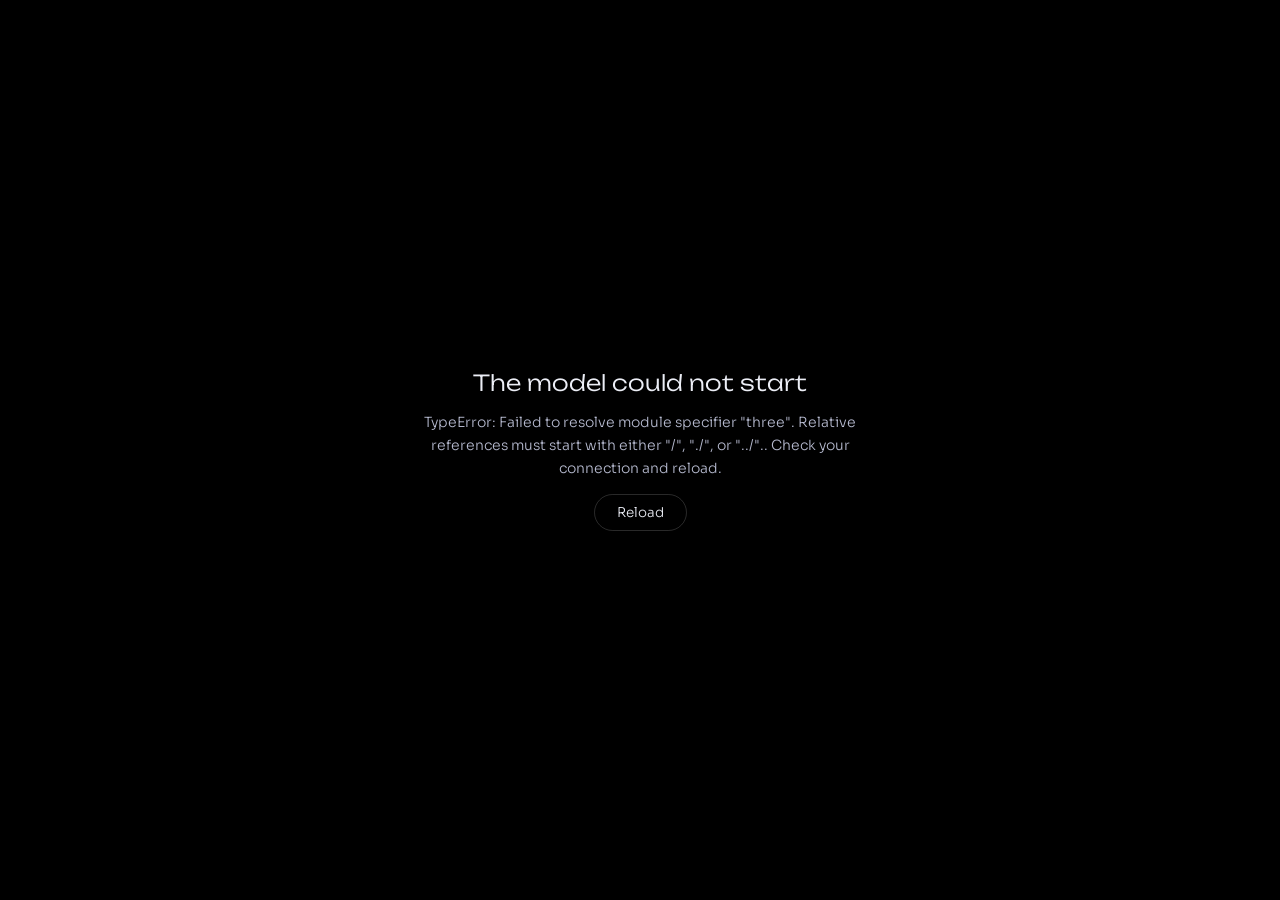
<file: index.html>
<!doctype html>
<html lang="en">
<head>
<meta charset="utf-8">
<meta name="viewport" content="width=device-width, initial-scale=1, viewport-fit=cover">
<title>Universe Through a Different Lens</title>
<meta name="description" content="An Earth-centred model of the universe: nine nested spheres from the Moon to al-Falak al-Muhit, holding every planet, star, comet and galaxy where telescopes measure them.">
<meta name="theme-color" content="#000000">
<link rel="icon" href="data:image/svg+xml,%3Csvg xmlns='http://www.w3.org/2000/svg' viewBox='0 0 40 40'%3E%3Crect width='40' height='40' fill='black'/%3E%3Ccircle cx='20' cy='20' r='15' fill='none' stroke='white' stroke-width='1.5'/%3E%3Ccircle cx='20' cy='20' r='3' fill='%239ec4ff'/%3E%3C/svg%3E">
<link rel="preconnect" href="https://fonts.googleapis.com">
<link rel="preconnect" href="https://fonts.gstatic.com" crossorigin>
<link rel="stylesheet" href="https://fonts.googleapis.com/css2?family=Unbounded:wght@300;400&family=Sora:wght@300;400;500&family=Amiri:wght@400&display=swap">
<link rel="stylesheet" href="css/style.css">
<link rel="preload" href="data/universe.json" as="fetch" crossorigin>
<link rel="preload" href="data/minor.json" as="fetch" crossorigin>
<link rel="modulepreload" href="js/vendor/three/build/three.module.min.js">
<script type="importmap">{"imports":{"three":"./js/vendor/three/build/three.module.min.js","three/addons/":"./js/vendor/three/examples/jsm/"}}</script>
</head>
<body>
<div id="loading"><div class="spin"></div><div class="msg" id="loading-msg">Placing stars, galaxies and planets</div></div>
<canvas id="scene" aria-label="3D model of the nine spheres, from Earth to al-Falak al-Muhit"></canvas>
<svg id="ruler" aria-hidden="true"><line id="ruler-line" stroke="rgba(95,225,255,.55)" stroke-width="1.2" stroke-dasharray="2 5"/></svg>
<div id="labels"></div>
<div id="warp"></div>
<div id="vignette"></div>

<div id="intro" aria-label="Introduction">
  <div class="track">
    <div class="stage"></div>
  </div>
  <div class="hint" id="intro-hint"><span>SCROLL</span><i></i></div>
  <button class="skip" id="intro-skip">Skip intro</button>
</div>

<div id="article" hidden role="dialog" aria-modal="true" aria-labelledby="art-h">
  <div class="doc panel" tabindex="-1">
    <button class="icon x" id="art-x" aria-label="Close"><svg viewBox="0 0 24 24"><path d="M6 6l12 12M18 6L6 18"/></svg></button>
    <header class="ah">
      <h2 id="art-h">Same sky, different centre</h2>
      <p class="sub">How this Earth-centred model compares with the heliocentric one, and why it breaks no law of physics or mathematics.</p>
      <p class="astate">Motion is relative. Every observation is a direction, a time or a delay, and those do not depend on which body is called the centre. This model changes the point of view, never the physics.</p>
    </header>
    <div class="tw"><table class="cmp">
      <thead><tr><th></th><th>Heliocentric</th><th>Flexing spheres</th><th>Round spheres</th></tr></thead>
      <tbody>
        <tr><td>Telescope observations</td><td>All reproduced</td><td>All reproduced</td><td>All reproduced</td></tr>
        <tr><td>Orbits around the Sun</td><td>Kepler ellipses</td><td>The same ellipses</td><td>Same paths, drawn on a curved map</td></tr>
        <tr><td>Path of light</td><td>Straight, bent slightly by mass</td><td>Identical</td><td>Drawn curved; physically unchanged</td></tr>
        <tr><td>Law of gravity</td><td>Newton or general relativity</td><td>The same, plus frame terms</td><td>The same, in curved coordinates</td></tr>
        <tr><td>Extra matter or forces</td><td>None</td><td>None</td><td>None</td></tr>
        <tr><td>What it costs</td><td>Nothing</td><td>Frame forces; a turning sky</td><td>Depth on the map is rank</td></tr>
      </tbody>
    </table></div>
    <div class="ag">
      <section class="ac">
        <svg class="ai" viewBox="0 0 160 90" aria-hidden="true"><circle cx="50" cy="45" r="7" fill="#6fa8ff"/><circle cx="50" cy="45" r="34" fill="none" stroke="rgba(220,226,255,.25)" stroke-dasharray="2 4"/><circle cx="84" cy="45" r="8" fill="#ffd27a"/><path d="M84 45 L124 45" stroke="#9ec4ff" stroke-width="1.5"/><path d="M118 41 L124 45 L118 49" fill="none" stroke="#9ec4ff" stroke-width="1.5"/><text x="128" y="48" font-size="9" fill="rgba(220,226,255,.7)">frame force</text></svg>
        <p class="big">5.93 <span>mm/s²</span></p><h3>Gravity</h3>
        <p>The pull needed to swing the Sun around a still Earth once a year. Earth’s own gravity at that distance is 333,000 times too weak, so in the Earth-fixed frame the pull appears as a frame force, the same kind that presses you into your seat when a car speeds up. With it, every motion is exact; without it, Newton’s laws would fail.</p>
      </section>
      <section class="ac">
        <svg class="ai" viewBox="0 0 160 90" aria-hidden="true"><circle cx="80" cy="45" r="16" fill="#ffd27a"/><path d="M6 20 C60 22 70 26 80 28.5 C92 31 110 36 154 50" fill="none" stroke="#9ec4ff" stroke-width="1.5"/><path d="M6 20 L154 24" stroke="rgba(220,226,255,.3)" stroke-dasharray="3 4"/><text x="6" y="82" font-size="9" fill="rgba(220,226,255,.6)">bending exaggerated</text></svg>
        <p class="big">1.75 <span>arcseconds</span></p><h3>Light</h3>
        <p>The Sun’s real bending of starlight at its edge, measured since 1919. Flexing spheres leave light exactly as it is. Round spheres only draw it curved on a map of the same space. Spheres that bent light physically would need about ten million suns of mass, or would split colours like glass; observations rule out both.</p>
      </section>
      <section class="ac">
        <svg class="ai" viewBox="0 0 160 90" aria-hidden="true"><circle cx="40" cy="45" r="4" fill="#6fa8ff"/><circle cx="40" cy="45" r="34" fill="none" stroke="#9ec4ff" stroke-width="1.2"/><path d="M40 45 L74 45" stroke="rgba(220,226,255,.5)"/><text x="46" y="40" font-size="8.5" fill="rgba(220,226,255,.75)">27.5 AU</text><path d="M86 30 A50 50 0 0 1 86 60" fill="none" stroke="rgba(220,226,255,.3)" stroke-dasharray="2 3"/><text x="96" y="48" font-size="9" fill="rgba(220,226,255,.6)">faster than c</text><text x="96" y="60" font-size="9" fill="rgba(220,226,255,.6)">in coordinates</text></svg>
        <p class="big">27.5 <span>AU</span></p><h3>The turning sky</h3>
        <p>If Earth does not spin, the sky turns once a day, and beyond 27.5 AU that turning outruns light. These are coordinate speeds: nothing outruns light locally and no signal is sent, so relativity allows it. It does mean nothing out there can sit still in the Earth-fixed frame.</p>
      </section>
      <section class="ac">
        <svg class="ai" viewBox="0 0 160 90" aria-hidden="true"><circle cx="40" cy="45" r="16" fill="none" stroke="#9ec4ff" stroke-width="1.2"/><ellipse cx="40" cy="45" rx="16" ry="5" fill="none" stroke="#9ec4ff" stroke-width="1.2"/><path d="M40 22 V68" stroke="rgba(220,226,255,.7)"/><g fill="rgba(220,226,255,.75)"><circle cx="108" cy="22" r="1.6"/><circle cx="128" cy="36" r="1.2"/><circle cx="116" cy="58" r="1.8"/><circle cx="142" cy="66" r="1.2"/><circle cx="146" cy="20" r="1"/></g><path d="M62 45 H96" stroke="rgba(220,226,255,.3)" stroke-dasharray="2 3"/><text x="70" y="82" font-size="9" fill="rgba(220,226,255,.6)">fixed to distant galaxies</text></svg>
        <p class="big">Inertial <span>frames</span></p><h3>What physics can decide</h3>
        <p>Physics cannot name the centre. It can name the frames in which gyroscopes stay fixed: those that do not rotate against the distant galaxies. The Earth-fixed description reproduces them with frame terms, or reads them, after Mach, as frames carried round by the turning sky.</p>
      </section>
    </div>
    <p class="afoot">The full mathematics, data and validation are in the <a href="paper.html" target="_blank" rel="noopener">paper</a>. You can test any position yourself with the calculator.</p>
  </div>
</div>

<div id="whatif" class="story" hidden tabindex="-1" aria-label="What if the spheres did more">
  <div class="t-par" aria-hidden="true"></div><div class="t-par" aria-hidden="true"></div><div class="t-par" aria-hidden="true"></div>
  <div class="t-track"><div class="t-stage"></div></div>
  <nav class="t-prog" aria-label="Sections"></nav>
  <button class="t-x" aria-label="Close">Close</button>
</div>
<div id="history" class="story" hidden tabindex="-1" aria-label="How the heavens have been modelled">
  <div class="t-par" aria-hidden="true"></div><div class="t-par" aria-hidden="true"></div><div class="t-par" aria-hidden="true"></div>
  <div class="t-track"><div class="t-stage"></div></div>
  <nav class="t-prog" aria-label="History sections"></nav>
  <button class="t-x" aria-label="Skip to the model">Skip to the model</button>
</div>
<div id="tour" class="story" hidden tabindex="-1" aria-label="What the model can do">
  <div class="t-par" aria-hidden="true"></div><div class="t-par" aria-hidden="true"></div><div class="t-par" aria-hidden="true"></div>
  <div class="t-track"><div class="t-stage"></div></div>
  <nav class="t-prog" aria-label="Tour sections"></nav>
  <button class="t-x" aria-label="Close the tour">Close</button>
</div>
<div id="calc" hidden role="dialog" aria-modal="true" aria-labelledby="calc-h">
  <div class="doc panel" tabindex="-1">
    <button class="icon x" id="calc-x" aria-label="Close"><svg viewBox="0 0 24 24"><path d="M6 6l12 12M18 6L6 18"/></svg></button>
    <h2 id="calc-h">Calculate and verify</h2>
    <p class="sub">Every answer is worked out twice: by this Earth-centred model, read back from its own geometry, and the heliocentric way, from Sun-centred positions. The two columns should agree.</p>
    <form id="calc-form" class="cform">
      <label class="wide">Object<select id="c-obj"></select></label>
      <label>Date (UTC)<input type="date" id="c-date" required></label>
      <label>Time (UTC, 24-hour)<input type="text" id="c-clock" inputmode="numeric" placeholder="HH:MM" pattern="[0-2]?[0-9]:[0-5][0-9]" maxlength="5" autocomplete="off"></label>
      <label>Read the model as<select id="c-geom"><option value="flex">Flexing spheres</option><option value="round">Round spheres</option></select></label>
      <label>Latitude (°N)<input type="number" id="c-lat" step="0.0001" min="-90" max="90" value="25.2048"></label>
      <label>Longitude (°E)<input type="number" id="c-lon" step="0.0001" min="-180" max="180" value="55.2708"></label>
      <div class="cbtns"><button class="btn" type="submit">Calculate</button><button class="btn" type="button" id="c-now">Use the model's current time</button></div>
    </form>
    <div id="c-out"></div>
    <h3>Coming events</h3>
    <p class="note">Found by searching the ephemeris forward from the date above, then checked inside this model: at each moment the model's own geometry must show the defining condition. <button class="lnk2" type="button" id="c-ev-go">Search again from the date above</button></p>
    <div id="c-events"></div>
    <h3>What this does and does not prove</h3>
    <p>Relative positions do not depend on which body is called the centre, so a correct Earth-centred model must agree with the heliocentric one. That is what these columns test: that holding Earth still, nesting the spheres and drawing everything on a logarithmic map loses nothing a telescope can measure. Both columns use the same planetary theory, so neither is an independent observation. The independent test is the comparison with NASA JPL Horizons, which is fitted to radar ranging, spacecraft tracking and laser ranging to the Moon. The <a href="paper.html" target="_blank" rel="noopener">paper</a> sets out the mathematics in full.</p>
  </div>
</div>

<div id="ui">
  <header class="hud-top">
    <div class="brand">
      <svg viewBox="0 0 40 40" aria-hidden="true"><circle cx="20" cy="20" r="17" fill="none" stroke="currentColor" stroke-width="1"/><circle cx="20" cy="20" r="10" fill="none" stroke="currentColor" stroke-opacity=".5" stroke-width="1"/><circle cx="20" cy="20" r="2.2" fill="#9ec4ff"/></svg>
      <span class="wm">a different lens</span>
      <button class="scalechip" id="scale-chip" type="button">Not to scale · what is real?</button>
    </div>
    <nav class="warpbar" aria-label="Jump to scale">
      <button data-view="earth">Earth</button>
      <button data-view="planets" aria-current="true">Planets</button>
      <button data-view="stars">Stars</button>
      <button data-view="galaxies">Galaxies</button>
      <button data-view="universe">Universe</button>
      <button data-view="muhit">al-Muhit</button>
    </nav>
    <div class="hud-right">
      <div class="clock"><div class="d" id="clock-d">—</div><div class="s" id="clock-s">—</div><div class="alt" id="alt">—</div></div>
      <button class="icon" id="z-in" title="Zoom in" aria-label="Zoom in"><svg viewBox="0 0 24 24"><circle cx="11" cy="11" r="7"/><path d="M11 8v6M8 11h6M16.5 16.5L21 21"/></svg></button>
      <button class="icon" id="z-out" title="Zoom out" aria-label="Zoom out"><svg viewBox="0 0 24 24"><circle cx="11" cy="11" r="7"/><path d="M8 11h6M16.5 16.5L21 21"/></svg></button>
      <button class="icon opt" id="z-reset" title="Reset view" aria-label="Reset view"><svg viewBox="0 0 24 24"><path d="M3 12a9 9 0 1 0 3-6.7"/><path d="M3 4v5h5"/></svg></button>
      <button class="icon opt" id="snd" title="Sound" aria-label="Sound" aria-pressed="false"><svg viewBox="0 0 24 24"><path d="M4 9v6h4l5 4V5L8 9z"/><path d="M17 9a4 4 0 0 1 0 6"/><path d="M19.5 6.5a8 8 0 0 1 0 11"/></svg></button>
      <button class="icon" id="hud" title="Hide interface (H)" aria-label="Hide interface"><svg viewBox="0 0 24 24"><path d="M2 12s3.6-7 10-7 10 7 10 7-3.6 7-10 7S2 12 2 12z"/><circle cx="12" cy="12" r="3"/></svg></button>
    </div>
  </header>

  <nav class="rail" aria-label="Panels">
    <button class="icon" data-pane="view" aria-pressed="false" aria-label="View"><svg viewBox="0 0 24 24"><circle cx="12" cy="12" r="3"/><circle cx="12" cy="12" r="8"/><path d="M12 1v3M12 20v3M1 12h3M20 12h3"/></svg><span class="tip">View and centre</span></button>
    <button class="icon" data-pane="moments" aria-pressed="false" aria-label="Moments and journey"><svg viewBox="0 0 24 24"><circle cx="12" cy="12" r="9"/><path d="M12 7v5l3 2"/></svg><span class="tip">Moments and journey</span></button>
    <button class="icon" data-pane="light" aria-pressed="false" aria-label="Light and laws"><svg viewBox="0 0 24 24"><path d="M3 18c4-9 14-9 18-12"/><circle cx="3" cy="18" r="1.5"/><circle cx="21" cy="6" r="1.5"/></svg><span class="tip">How light bends</span></button>
    <button class="icon" data-pane="layers" aria-pressed="false" aria-label="Layers"><svg viewBox="0 0 24 24"><path d="M12 3l9 5-9 5-9-5z"/><path d="M3 13l9 5 9-5"/></svg><span class="tip">Layers</span></button>
    <button class="icon haq" data-pane="haq" aria-pressed="false" aria-label="The ten intellects"><svg viewBox="0 0 24 24"><path d="M12 2v20M5 6h14M7 10h10M9 14h6M10.5 18h3"/></svg><span class="tip">The ten intellects</span></button>
    <button class="icon" id="open-history" aria-label="How the models evolved"><svg viewBox="0 0 24 24"><circle cx="12" cy="12" r="9"/><path d="M12 3v4M12 17v4M3 12h4M17 12h4"/><circle cx="12" cy="12" r="2.5"/></svg><span class="tip">How the models evolved</span></button>
    <button class="icon" id="open-whatif" aria-label="What if the spheres did more"><svg viewBox="0 0 24 24"><circle cx="12" cy="12" r="9"/><path d="M9.5 9a2.5 2.5 0 1 1 3.5 2.3c-.7.3-1 .8-1 1.5v.7M12 17h.01"/></svg><span class="tip">What if the spheres did more?</span></button>
    <button class="icon" id="open-tour" aria-label="What the model can do"><svg viewBox="0 0 24 24"><path d="M12 3l2.4 5.6L20 9.3l-4.3 3.9 1.3 5.8L12 16l-5 3 1.3-5.8L4 9.3l5.6-.7z"/></svg><span class="tip">What it can do, and how accurately</span></button>
    <button class="icon" id="open-calc" aria-label="Calculate and verify positions"><svg viewBox="0 0 24 24"><rect x="5" y="3" width="14" height="18" rx="2"/><path d="M8 7h8M8 11h2M12 11h2M16 11h0M8 15h2M12 15h2M8 18h2M12 18h4"/></svg><span class="tip">Calculate and verify</span></button>
    <a class="icon" id="open-paper" href="paper.html" target="_blank" rel="noopener" aria-label="Read the paper"><svg viewBox="0 0 24 24"><path d="M6 3h9l4 4v14H6z"/><path d="M15 3v4h4M9 12h7M9 15h7M9 18h4"/></svg><span class="tip">Read the paper</span></a>
    <button class="icon" id="open-article" aria-label="Physics: this model and the heliocentric model"><svg viewBox="0 0 24 24"><path d="M4 5a2 2 0 0 1 2-2h13v16H6a2 2 0 0 0-2 2z"/><path d="M4 19V5"/><path d="M8 7h7M8 11h7"/></svg><span class="tip">Physics: how this compares</span></button>
    <button class="icon" data-pane="settings" aria-pressed="false" aria-label="Settings"><svg viewBox="0 0 24 24"><circle cx="12" cy="12" r="3"/><path d="M19.4 15a1.7 1.7 0 0 0 .3 1.8l.1.1a2 2 0 1 1-2.8 2.8l-.1-.1a1.7 1.7 0 0 0-1.8-.3 1.7 1.7 0 0 0-1 1.5V21a2 2 0 1 1-4 0v-.1a1.7 1.7 0 0 0-1.1-1.5 1.7 1.7 0 0 0-1.8.3l-.1.1a2 2 0 1 1-2.8-2.8l.1-.1a1.7 1.7 0 0 0 .3-1.8 1.7 1.7 0 0 0-1.5-1H3a2 2 0 1 1 0-4h.1a1.7 1.7 0 0 0 1.5-1.1 1.7 1.7 0 0 0-.3-1.8l-.1-.1a2 2 0 1 1 2.8-2.8l.1.1a1.7 1.7 0 0 0 1.8.3H9a1.7 1.7 0 0 0 1-1.5V3a2 2 0 1 1 4 0v.1a1.7 1.7 0 0 0 1 1.5 1.7 1.7 0 0 0 1.8-.3l.1-.1a2 2 0 1 1 2.8 2.8l-.1.1a1.7 1.7 0 0 0-.3 1.8V9a1.7 1.7 0 0 0 1.5 1H21a2 2 0 1 1 0 4h-.1a1.7 1.7 0 0 0-1.5 1z"/></svg><span class="tip">Settings</span></button>
  </nav>

  <aside class="panel" id="left" aria-label="Panel">
    <section class="pane" data-pane="view">
      <h2>View and centre</h2>
      <p class="lead">One logarithmic map holds everything: each ten-fold step in distance moves the same amount outward. Directions are always exact.</p>
      <p class="statement-s">No law of physics or mathematics is broken: the same universe, seen from a frame in which Earth is at rest.</p>
      <div class="group" id="scale-group"><h3>What is drawn to scale</h3>
        <ul class="scale-list">
          <li><b>Exact.</b> Every direction from Earth, and every distance, time and position the calculator reports.</li>
          <li><b>Compressed.</b> Distances on screen follow a logarithmic scale: each power of ten takes the same space.</li>
          <li><b>Enlarged.</b> Planets and moons are drawn far larger than true scale, moon orbits around their planets are shrunk, and with the Sun at the centre the Moon's distance from Earth is drawn sixty times larger.</li>
          <li><b>Representative, not catalogued.</b> The main asteroid belt and Jupiter's Trojans, the shape of the Milky Way, galaxies beyond about two billion light-years, and the pattern on the microwave background (only its large-scale warm and cool sides are real).</li>
          <li><b>Approximate.</b> Where Saturn's and Mars's moons are along their orbits; comet and asteroid orbits far from their measured epoch.</li>
        </ul></div>
      <div class="group"><h3>Centre</h3>
        <div class="seg"><button id="c-earth" aria-pressed="true">Earth</button><button id="c-sun" aria-pressed="false">Sun</button></div>
        <p class="note" id="centre-note">Earth sits still at the centre. Click the Sun to move the origin there.</p></div>
      <div class="group"><h3>Geometry</h3>
        <div class="seg"><button id="g-onion" aria-pressed="true">Round spheres</button><button id="g-true" aria-pressed="false">Flexing spheres</button></div>
        <div class="range"><div class="row"><span>Blend</span><output id="morph-o">spheres</output></div>
          <input type="range" id="morph" min="0" max="1" step="0.01" value="1" aria-label="Blend between measured distances and nested spheres"></div>
        <p class="note"><b>Round spheres</b> keep perfect spheres; depth means rank, so light paths curve on this map. <b>Flexing spheres</b> keep true distances and straight light; each sphere flexes just enough to hold its planet, and the spheres never touch. From Earth both look identical, and with the Sun as centre the flexing view shows every orbit as its true ellipse.</p></div>
      <div class="group"><h3>Frame</h3>
        <div class="seg"><button id="f-earth" aria-pressed="true">Earth fixed</button><button id="f-star" aria-pressed="false">Stars fixed</button></div>
        <p class="note" id="frame-note">In this frame al-Muhit turns once per sidereal day (23 h 56 m), carrying every sphere and dragging the frames of motion with it. What turns it is left open.</p>
        <button class="btn" id="skyview" aria-pressed="false">Stand on Earth and look up</button></div>
    </section>
    <section class="pane" data-pane="light">
      <h2>How light bends</h2>
      <p class="lead">For the nested spheres to show what telescopes see, light must follow curved paths. Three ways that could happen:</p>
      <div class="mech" role="radiogroup" aria-label="Light-bending mechanism">
        <label><input type="radio" name="mech" value="coord" id="m-coord" checked><div><strong>Curved map of space</strong><span>Coordinate geometry (general covariance)</span></div></label>
        <label><input type="radio" name="mech" value="lens" id="m-lens"><div><strong>Gravitational lensing</strong><span>Real spacetime curvature from mass</span></div></label>
        <label><input type="radio" name="mech" value="medium" id="m-medium"><div><strong>Crystalline medium</strong><span>Graded refractive index (transformation optics)</span></div></label>
      </div>
      <p class="mechtext" id="mech-text"></p>
      <table class="laws" aria-label="Which laws and observations survive"><thead><tr><th>Law or observation</th><th title="Curved map">Map</th><th title="Lensing">Lens</th><th title="Medium">Med</th></tr></thead><tbody id="laws"></tbody></table>
      <div class="group"><h3>Light path for the selected body</h3><dl class="ro" id="lp"></dl></div>
    </section>
    <section class="pane" data-pane="moments">
      <h2>Moments</h2>
      <p class="lead">Jump to an event and watch it unfold, or let the guided journey fly you from outside everything back to Earth.</p>
      <button class="btn" id="journey">Start the journey</button>
      <div class="group"><h3>Events</h3>
        <div class="evs">
          <button class="btn" data-ev="vsup">Venus passes behind the Sun</button>
          <button class="btn" data-ev="mopp">Mars loops backward</button>
          <button class="btn" data-ev="solar">Next solar eclipse</button>
          <button class="btn" data-ev="lunar">Next lunar eclipse</button>
        </div></div>
      <div class="group"><h3>Go to a date</h3><input class="btn" type="date" id="t-date" aria-label="Go to date"></div>
    </section>
    <section class="pane" data-pane="layers">
      <h2>Layers</h2>
      <div class="chks">
        <label class="tog"><input type="checkbox" id="l-shells" checked><span class="sw"></span>Spheres</label>
        <label class="tog"><input type="checkbox" id="l-names" checked><span class="sw"></span>Sphere names</label>
        <label class="tog"><input type="checkbox" id="l-trails" checked><span class="sw"></span>Planet paths</label>
        <label class="tog"><input type="checkbox" id="l-light" checked><span class="sw"></span>Light paths</label>
        <label class="tog"><input type="checkbox" id="l-fabric"><span class="sw"></span>Warped space</label>
        <label class="tog"><input type="checkbox" id="l-moons" checked><span class="sw"></span>Planet moons</label>
        <label class="tog"><input type="checkbox" id="l-sb" checked><span class="sw"></span>Asteroids, comets</label>
        <label class="tog"><input type="checkbox" id="l-sbn"><span class="sw"></span>Small-body names</label>
        <label class="tog"><input type="checkbox" id="l-milky" checked><span class="sw"></span>Milky Way</label>
        <label class="tog"><input type="checkbox" id="l-gal" checked><span class="sw"></span>Galaxies</label>
        <label class="tog"><input type="checkbox" id="l-deep" checked><span class="sw"></span>Deep universe</label>
        <label class="tog"><input type="checkbox" id="l-lm"><span class="sw"></span>Landmarks</label>
        <label class="tog"><input type="checkbox" id="l-dso"><span class="sw"></span>Deep-sky names</label>
        <label class="tog"><input type="checkbox" id="l-zod"><span class="sw"></span>Buruj figures</label>
        <label class="tog"><input type="checkbox" id="l-signs"><span class="sw"></span>Twelve signs</label>
        <label class="tog"><input type="checkbox" id="l-stars"><span class="sw"></span>Star names</label>
        <label class="tog"><input type="checkbox" id="l-ruler"><span class="sw"></span>Distance ruler</label>
        <label class="tog"><input type="checkbox" id="l-cut" checked><span class="sw"></span>Cut-away</label>
        <label class="tog"><input type="checkbox" id="l-elem"><span class="sw"></span>Four elements</label>
        <label class="tog"><input type="checkbox" id="l-hold"><span class="sw"></span>What holds Earth still</label>
        <label class="tog"><input type="checkbox" id="l-asc"><span class="sw"></span>Ascent, descent and houses</label>
        <label class="tog"><input type="checkbox" id="l-arms"><span class="sw"></span>The Sun’s arms</label>
        <label class="tog"><input type="checkbox" id="l-outer"><span class="sw"></span>Uranus, Neptune</label>
        <label class="tog"><input type="checkbox" id="l-glow" checked><span class="sw"></span>Glow</label>
      </div>
      <div class="group"><h3>Yearly wobble of the stars</h3>
        <p class="note">Telescopes measure two yearly shifts in every star. They are under 21″, so they are magnified here. In the Earth-fixed description both appear as a yearly motion of the eighth sphere.</p>
        <div class="range"><div class="row"><span>Aberration (20.5″)</span><output id="ab-o">off</output></div><input type="range" id="ab" min="0" max="3" step="0.01" value="0" aria-label="Aberration magnification"></div>
        <div class="range"><div class="row"><span>Parallax (up to 0.77″)</span><output id="px-o">off</output></div><input type="range" id="px" min="0" max="5" step="0.01" value="0" aria-label="Parallax magnification"></div></div>
    </section>
    <section class="pane haq" data-pane="haq">
      <h2>The ten intellects</h2>
      <p class="lead">After al-Kirmānī, Rāḥat al-ʿAql: each intellect governs a sphere and is mirrored by a rank of the daʿwa.</p>
      <div class="ladder" id="ladder"></div>
    </section>
    <section class="pane" data-pane="settings">
      <h2>Settings</h2>
      <label class="tog big"><input type="checkbox" id="haq-toggle"><span class="sw"></span>Show the Haqiqat layer (intellects and hudud)</label>
      <p class="note">Off by default. When off, every intellect, hadd and Haqiqat note is hidden across the whole model. Your choice is remembered on this device.</p>
      <div class="group"><h3>Keyboard</h3>
        <dl class="keys">
          <dt><kbd>1</kbd>–<kbd>6</kbd></dt><dd>Jump between scales</dd>
          <dt><kbd>Space</kbd></dt><dd>Play or pause time</dd>
          <dt><kbd>[</kbd> <kbd>]</kbd></dt><dd>Slower or faster</dd>
          <dt><kbd>S</kbd> <kbd>E</kbd></dt><dd>Centre on the Sun or Earth</dd>
          <dt><kbd>G</kbd></dt><dd>Switch geometry</dd>
          <dt><kbd>J</kbd></dt><dd>Start or stop the journey</dd>
          <dt><kbd>H</kbd></dt><dd>Hide or show the interface</dd>
          <dt>Scroll</dt><dd>Each notch moves the viewpoint a quarter of a power of ten</dd>
        </dl></div>
      <div class="group"><h3>Imagery and data</h3>
        <p class="note">Planet, Sun, Moon and Earth maps: Solar System Scope (CC BY 4.0), based on NASA mission data. Io, Europa, Ganymede and Callisto: USGS global mosaics from NASA Voyager and Galileo images. Titan: Celestia content by A. Anpilogov and others (CC BY 3.0), from NASA/JPL/ESA Cassini data. Stars: HYG v4.1. Galaxies: OpenNGC. Ephemeris: Astronomy Engine.</p></div>
    </section>
  </aside>

  <aside class="panel" id="right" aria-label="Selected body">
    <div class="card-hero">
      <button class="icon x" id="card-x" aria-label="Close card"><svg viewBox="0 0 24 24"><path d="M6 6l12 12M18 6L6 18"/></svg></button>
      <div class="ar" id="b-ar">الزهرة</div>
      <h3 id="b-name">Venus</h3>
      <div class="rank" id="b-rank">—</div>
    </div>
    <div class="card-body">
      <div class="haq"><div class="hadd" id="b-hadd"></div><p class="note" id="b-hnote" style="margin-top:8px"></p></div>
      <div><h4>Through the telescope</h4>
        <div class="scopewrap"><canvas id="scope" width="440" height="440" aria-label="Telescope view of the selected body"></canvas></div>
        <div class="scopecap"><span id="scope-fov">field 90″</span><span>North up, east left</span></div></div>
      <div><h4>Measured now</h4><dl class="ro" id="ro"></dl></div>
      <div id="cls-box"><h4>Rising, descending, turning back</h4><div id="cls-strip"></div><dl class="ro" id="cls-ro"></dl><p class="note" id="cls-note"></p><button class="btn" id="cls-torus">See the whole path, out of the plane</button></div>
      <div><h4>Order by measured distance</h4><div class="order" id="order"></div><p class="note" id="order-note" style="margin-top:8px"></p></div>
    </div>
  </aside>

  <div class="rail mobtabs glass" style="display:none"></div>

  <div class="panel" id="caption" role="status">
    <p class="t" id="cap-t"></p><p class="b" id="cap-b"></p>
    <div class="ctl"><button class="tb" id="cap-prev">Back</button><div class="prog"><i id="cap-p"></i></div><span class="step" id="cap-n"></span><button class="tb" id="cap-next">Next</button><button class="tb" id="cap-x">End journey</button></div>
  </div>

  <div class="panel" id="timebar" role="toolbar" aria-label="Time">
    <button class="tb" id="t-rev" title="Reverse time">◀◀</button>
    <button class="tb" id="t-play">Pause</button>
    <select class="tb" id="t-rate" aria-label="Speed">
      <option value="0.0000115741">Real time</option>
      <option value="0.000694444">1 min / s</option>
      <option value="0.0416667" selected>1 hour / s</option>
      <option value="0.25">6 hours / s</option>
      <option value="1">1 day / s</option>
      <option value="7">1 week / s</option>
      <option value="30.44">1 month / s</option>
      <option value="365.25">1 year / s</option>
      <option value="3652.5">10 years / s</option>
      <option value="36525">100 years / s</option>
    </select>
    <button class="tb" id="t-now">Now</button>
    <button class="tb" id="tab-left" style="display:none">Panels</button>
    <button class="tb" id="tab-right">Details</button>
  </div>

  <div class="panel" id="gauge" aria-label="Logarithmic distance scale">
    <div class="read"><b id="g-read">—</b><span id="g-sub">—</span></div>
    <div class="gtrack" id="gtrack"><div class="axis"></div><div class="mk" id="g-mk"></div></div>
  </div>
  <div class="panel" id="toast" role="status"></div>
</div>

<script>
// If the model cannot start, say why instead of spinning forever.
(function(){
  function show(title, html){ var L=document.getElementById('loading'); if(!L || L.classList.contains('err')) return; L.hidden=false; L.classList.add('err');
    L.innerHTML='<div class="errbox"><h2>'+title+'</h2><p>'+html+'</p><button type="button" onclick="location.reload()">Reload</button></div>'; }
  var gl=false; try{ var c=document.createElement('canvas'); gl=!!(c.getContext('webgl2')||c.getContext('webgl')); }catch(e){}
  if(!gl) show('This browser cannot draw the 3D model','The model needs WebGL. Turn on hardware acceleration in your browser settings, or open the page in a recent Chrome, Edge, Firefox or Safari. The <a href="paper.html">paper</a> works without it.');
  var loading=function(){ var L=document.getElementById('loading'); return L && !L.hidden; };
  window.addEventListener('error',function(e){ if(!loading()) return; var tg=e.target;
    if(tg && tg.tagName && tg.tagName!=='SCRIPT') return;   // a missing font or image is not fatal
    show('The model could not start', tg && tg.tagName==='SCRIPT' ? 'A program file did not load ('+(tg.src||'').split('/').pop()+'). Check your connection and reload.' : String(e.message||'A script error').replace(/^Uncaught (Error: )?/,'')+'. Check your connection and reload.'); }, true);
  window.addEventListener('unhandledrejection',function(e){ if(loading()) show('The model could not load its data',((e.reason&&e.reason.message)||'A data file did not arrive')+'. Check your connection and reload.'); });
  setTimeout(function(){ var m=document.getElementById('loading-msg'); if(loading() && m) m.textContent='Still loading. On a slow connection this takes a little longer.'; }, 15000);
})();
</script>
<script src="js/vendor/astronomy.browser.min.js"></script>
<script type="module" src="js/main.js"></script>
<noscript><p style="color:#ccc;font-family:sans-serif;padding:24px">This model needs JavaScript and WebGL.</p></noscript>
</body>
</html>
</file>
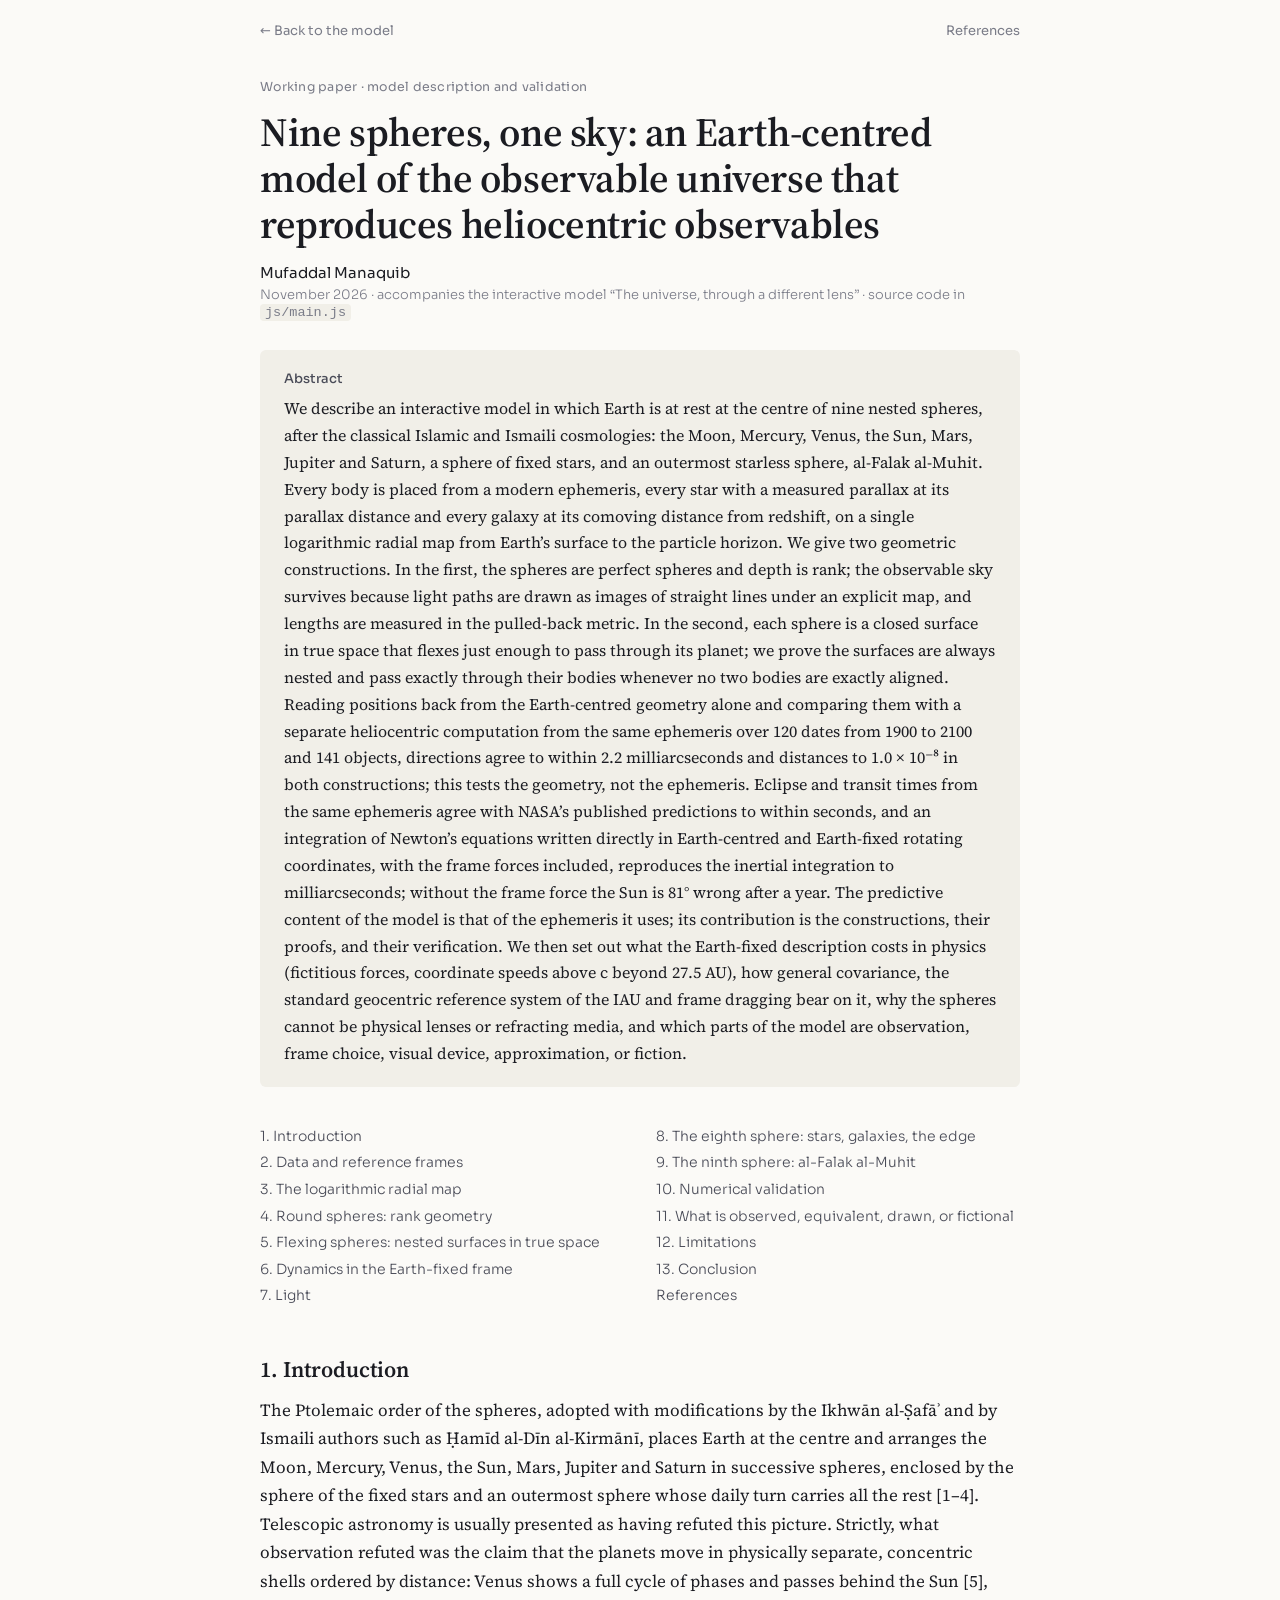
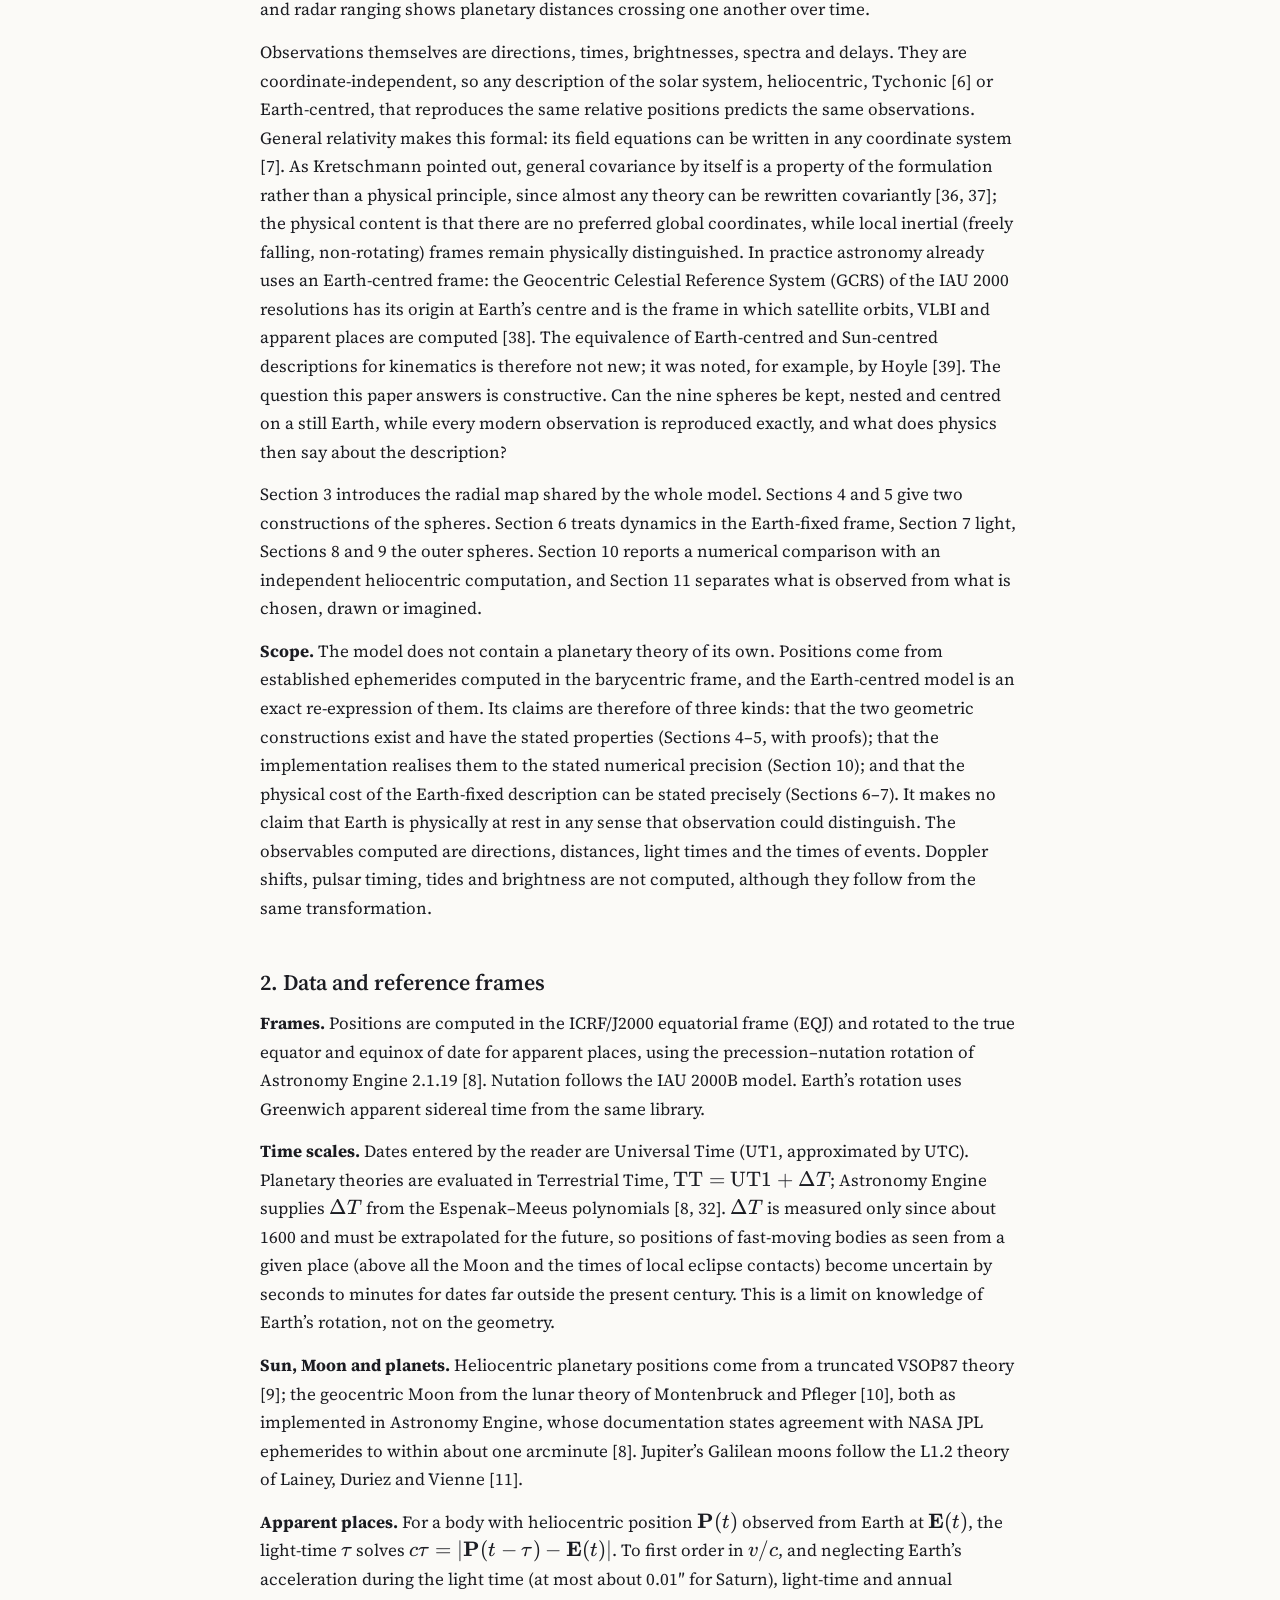
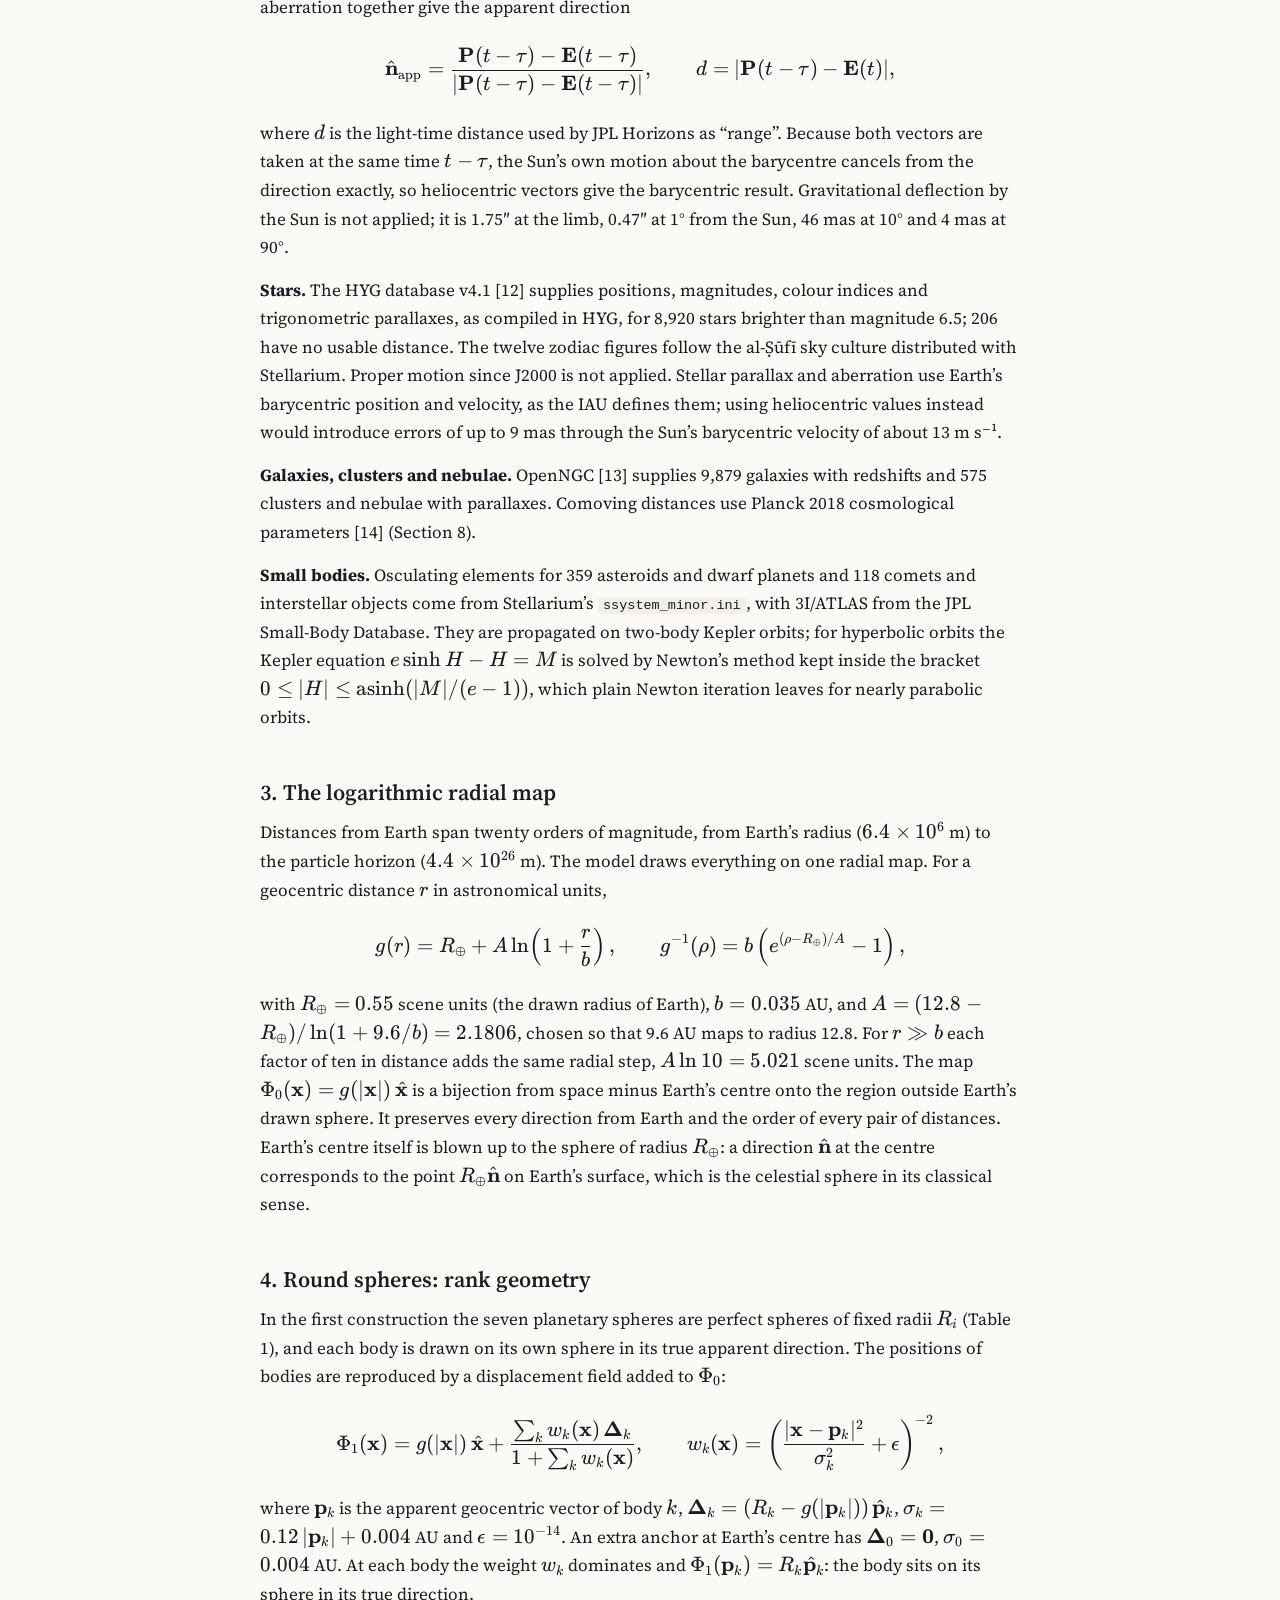
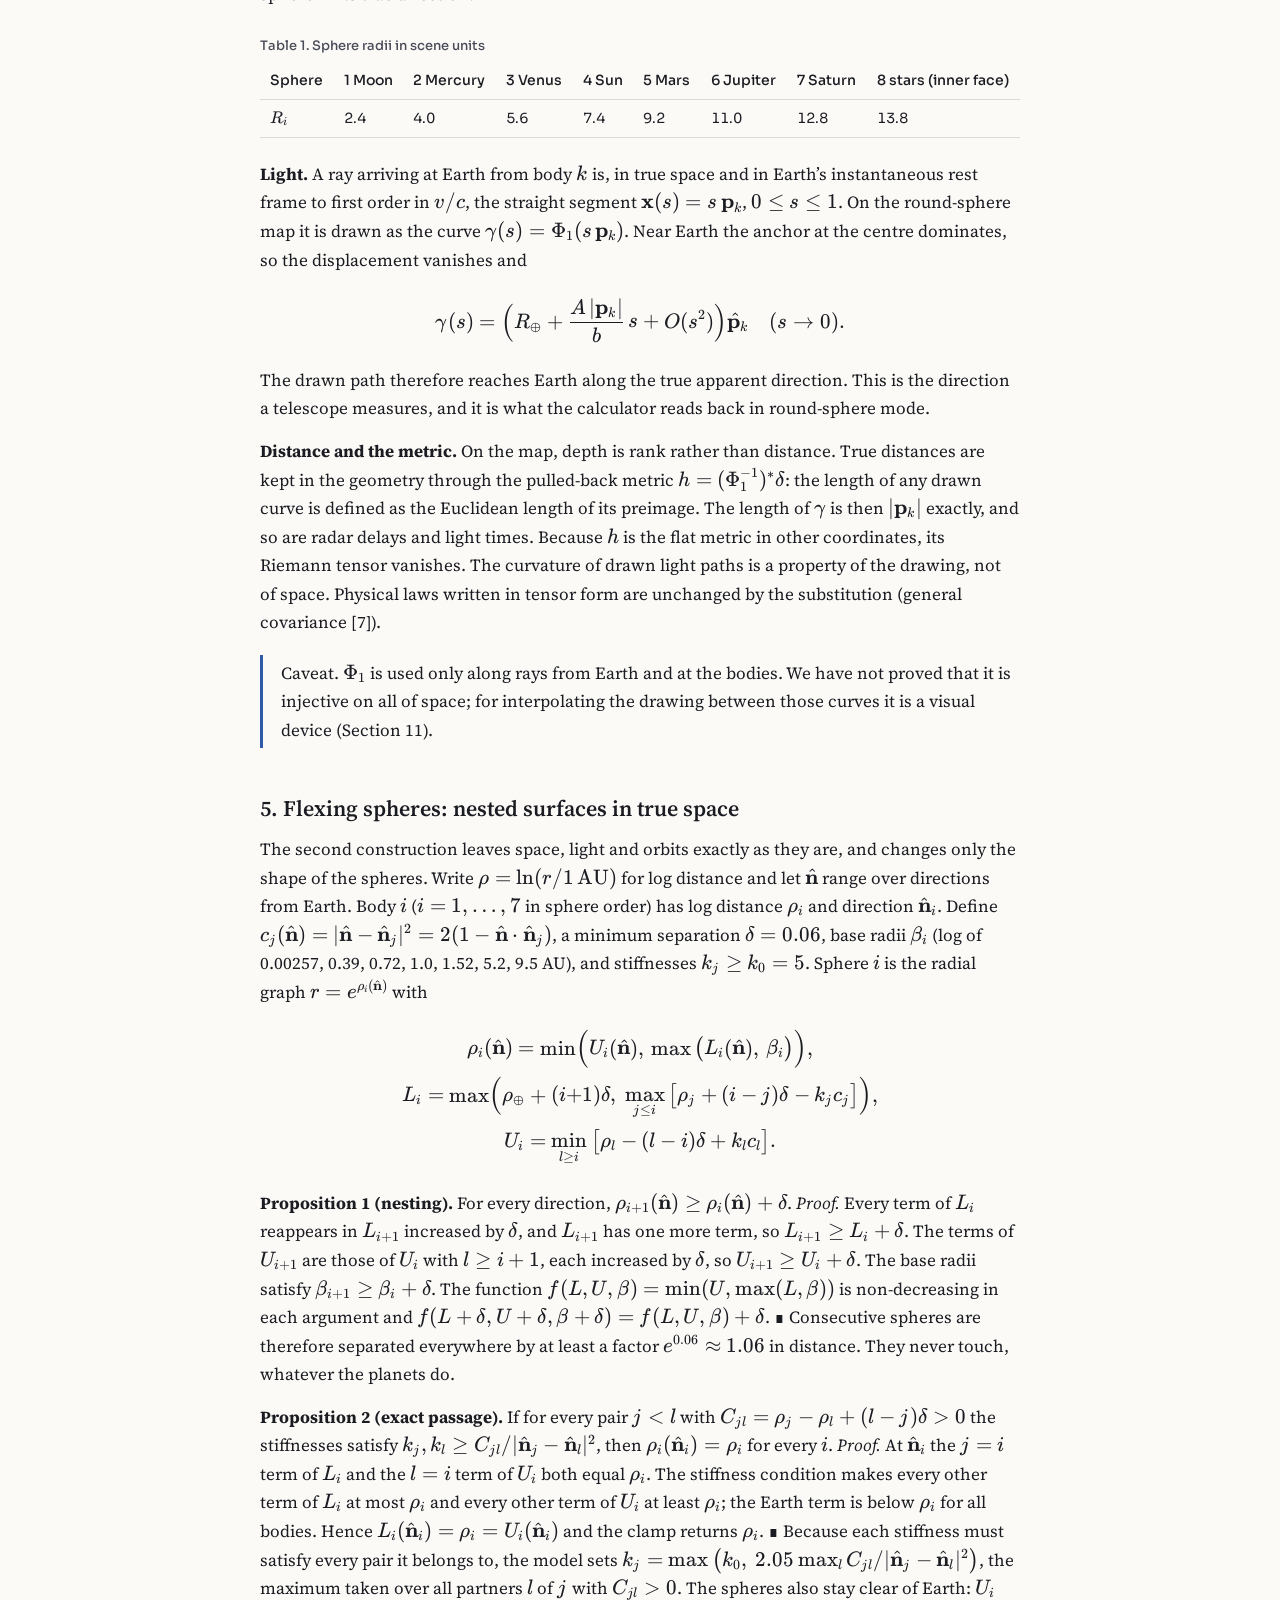
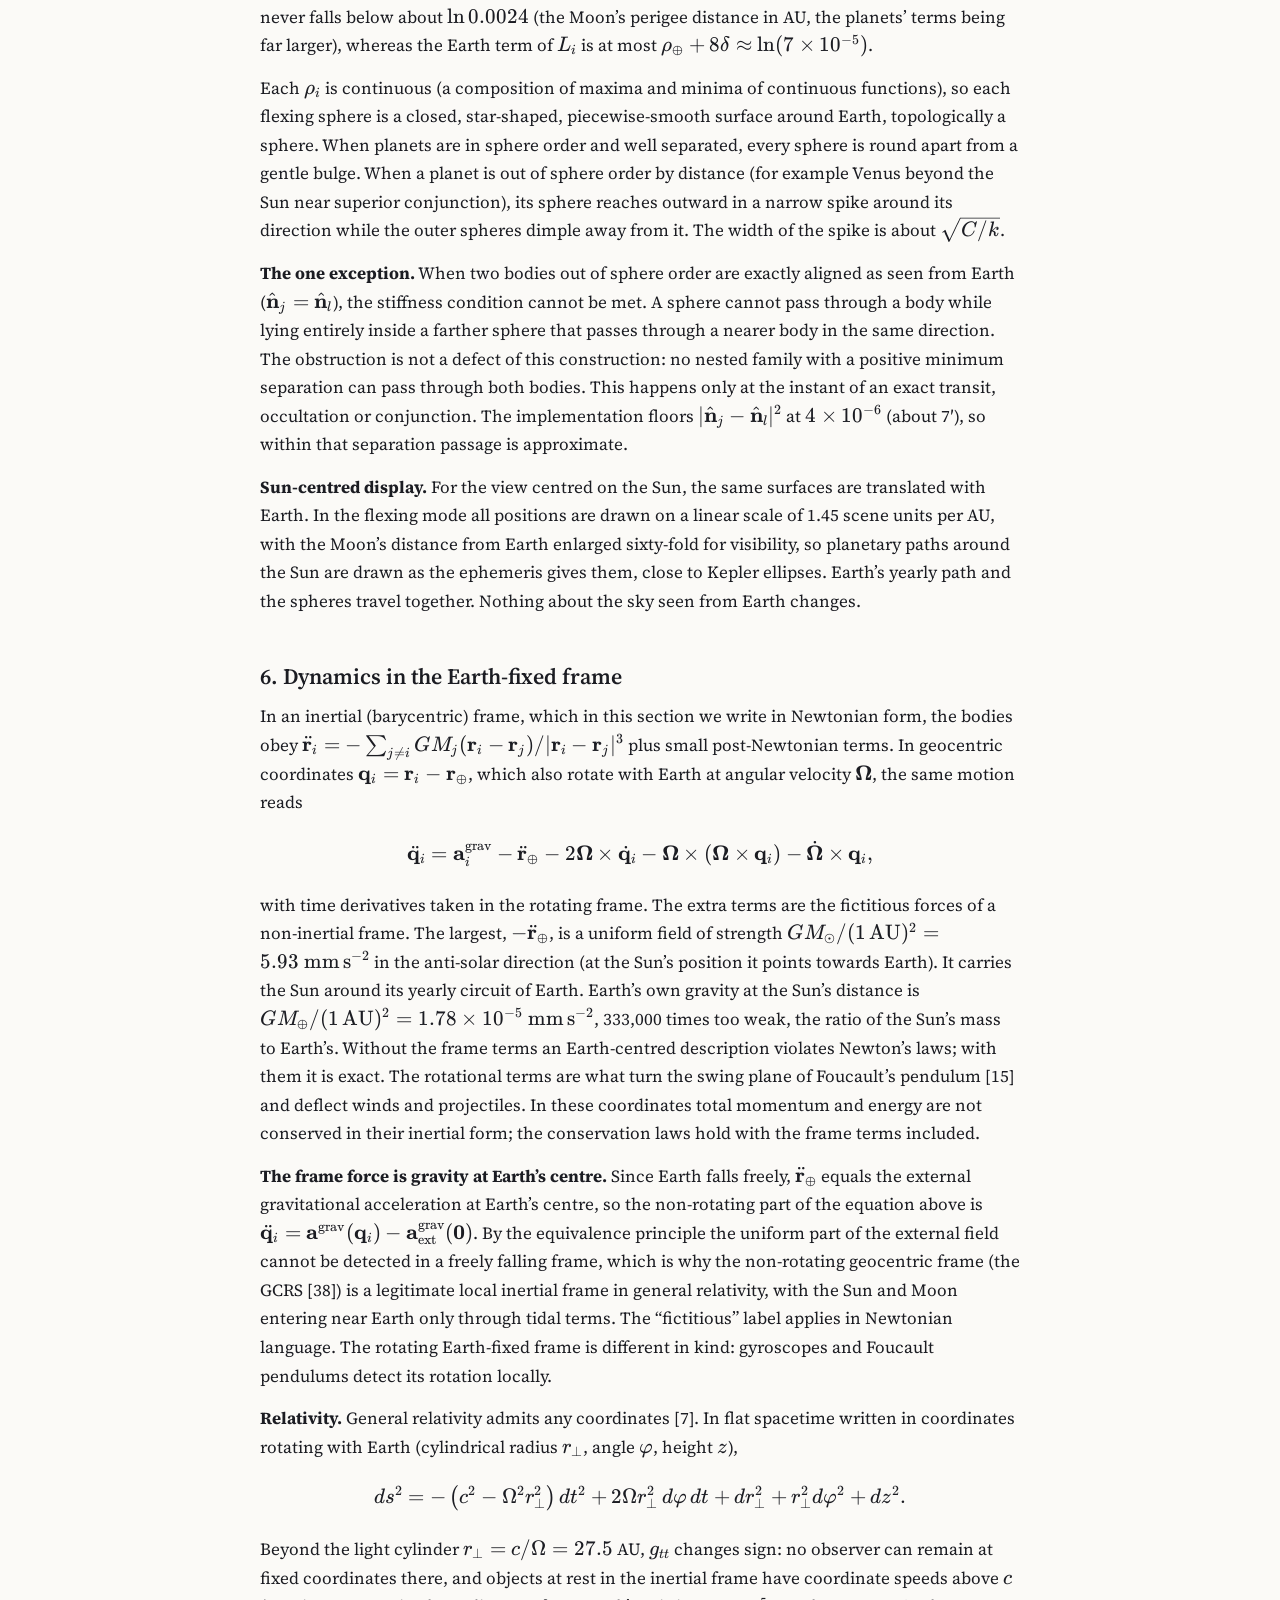
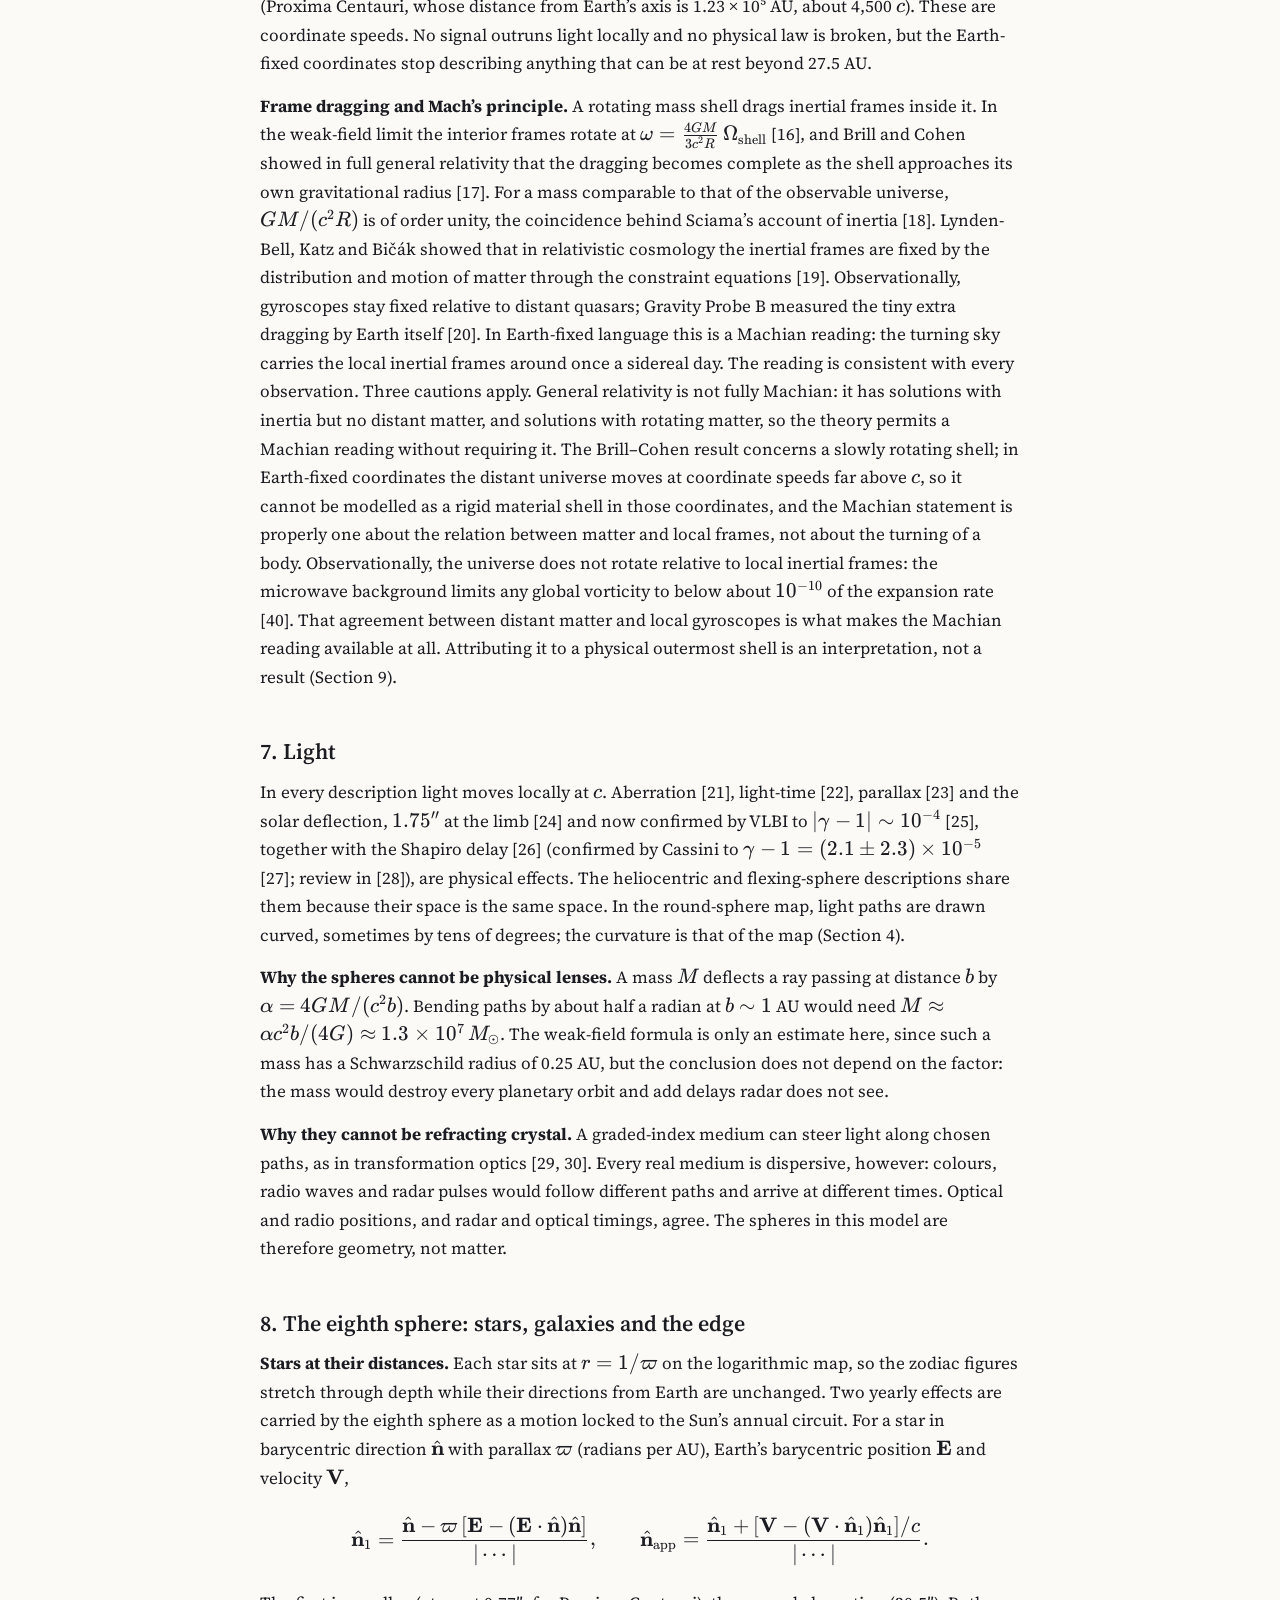
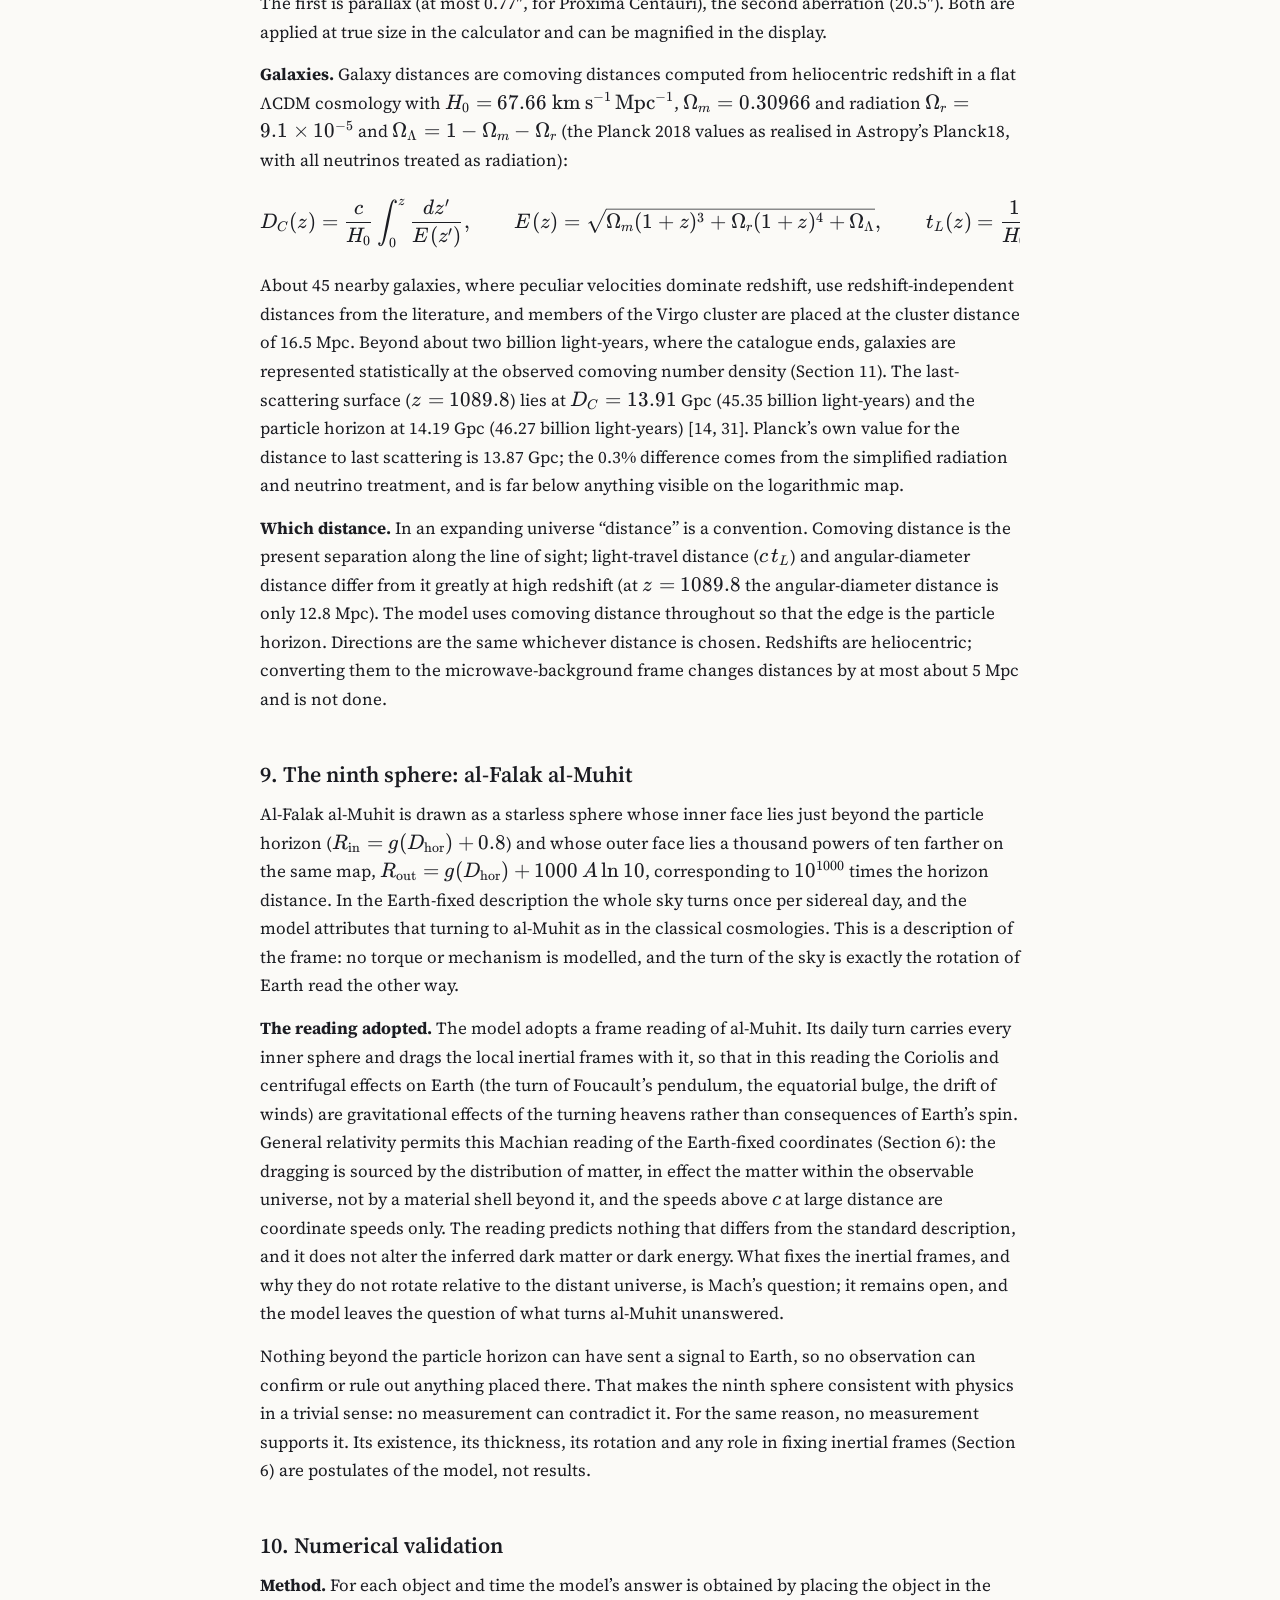
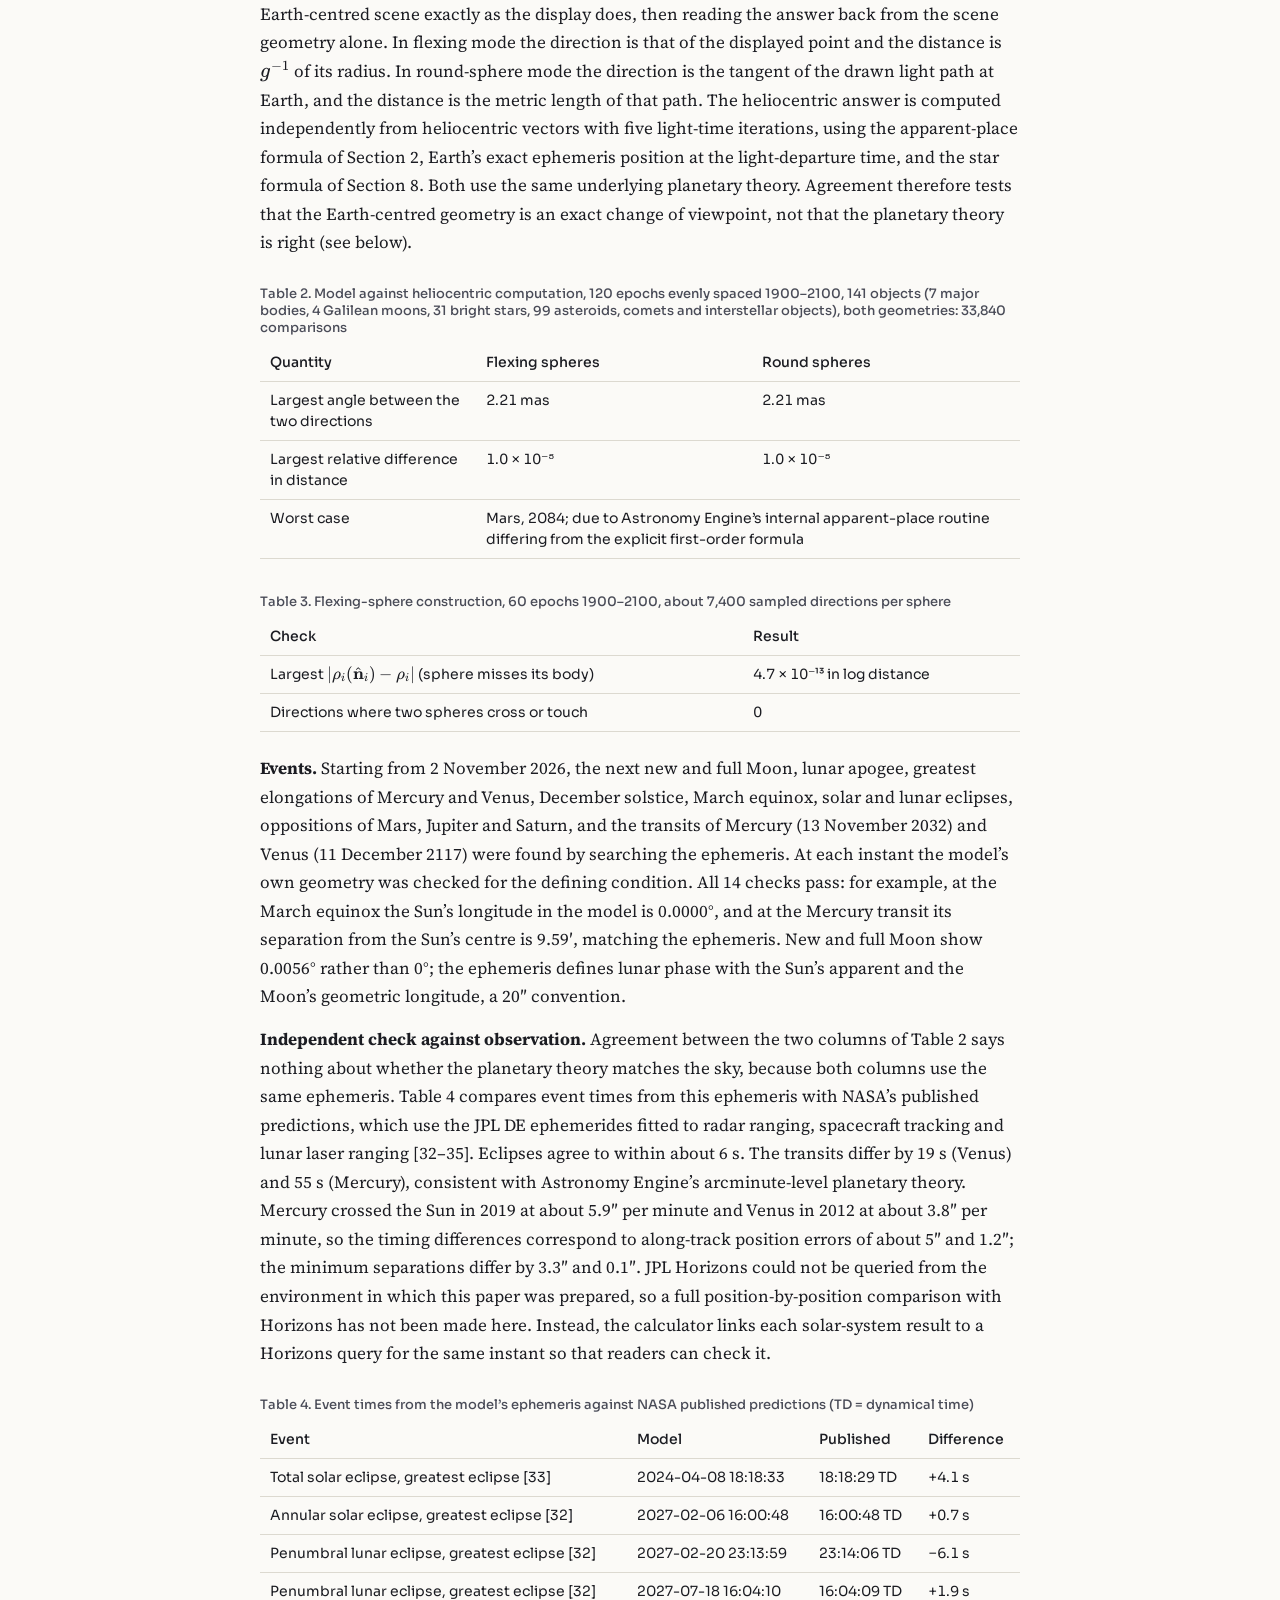
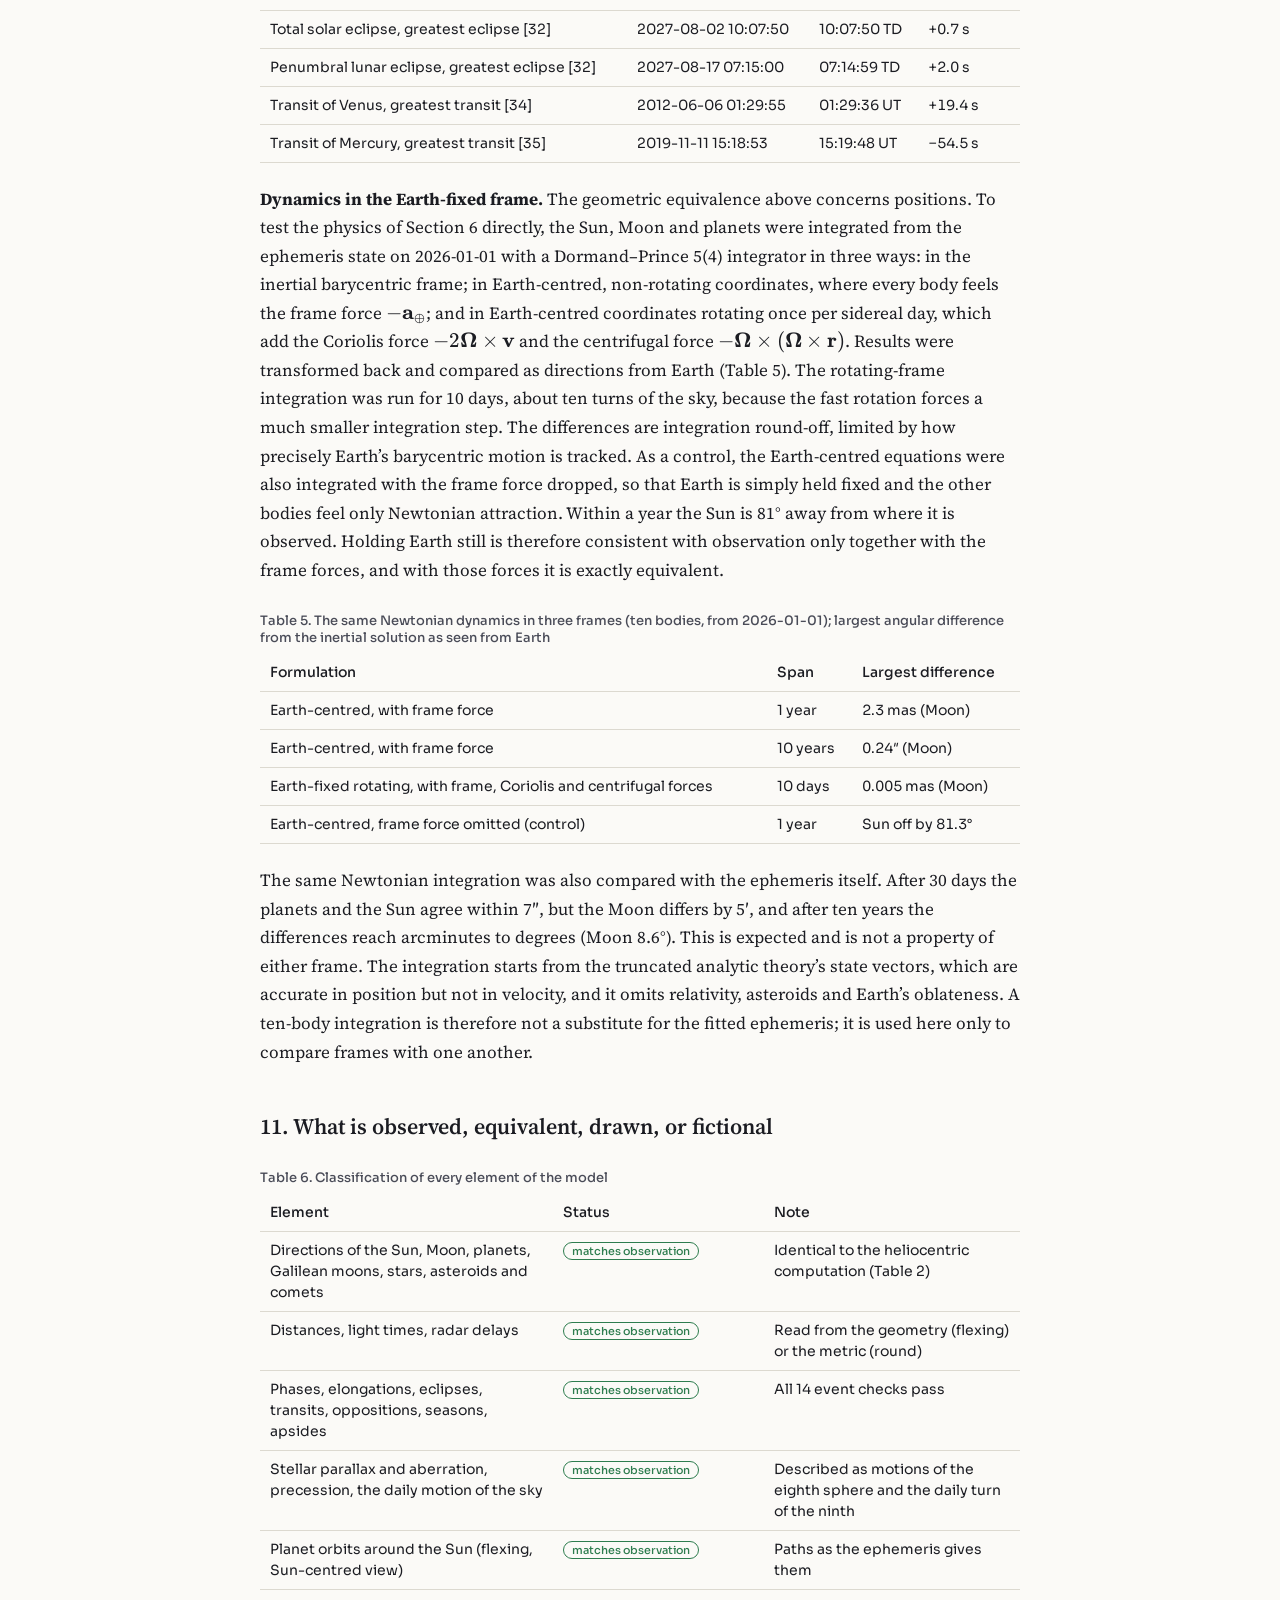
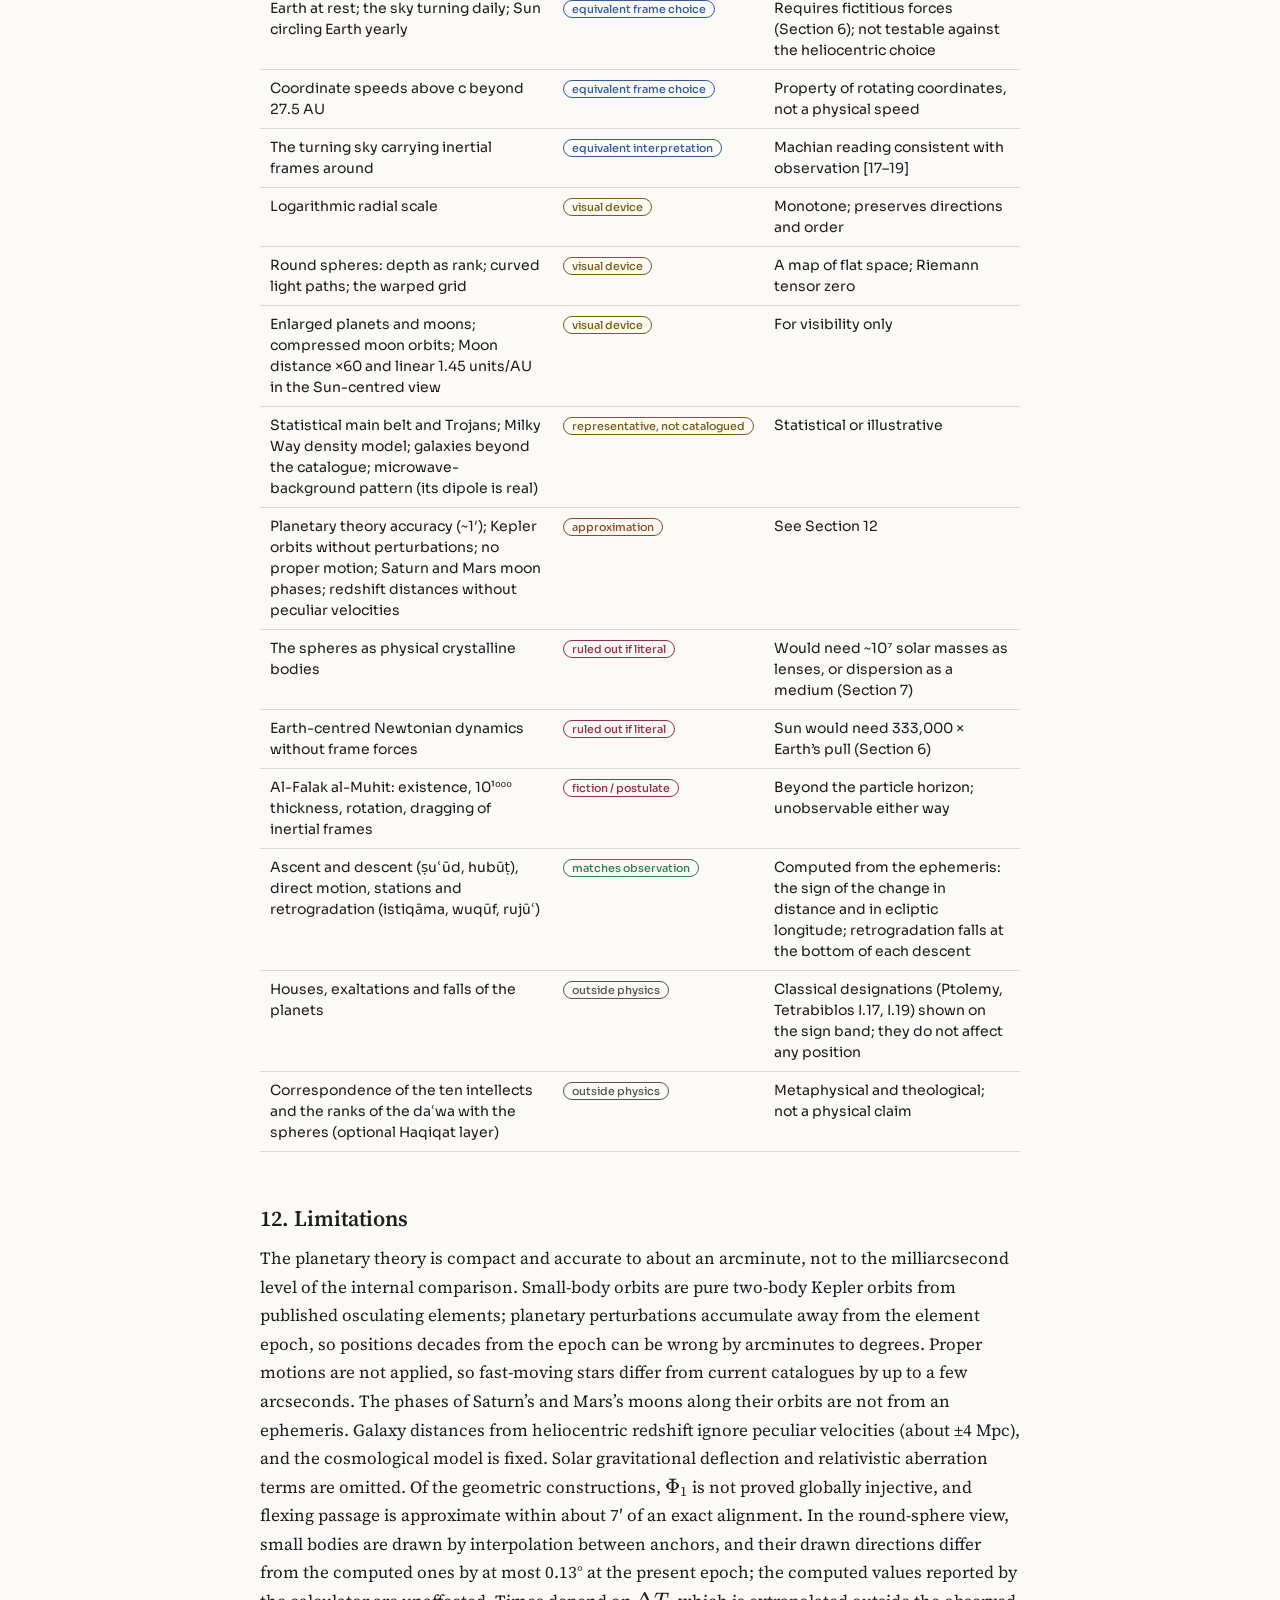
<file: paper.html>
<!doctype html>
<html lang="en">
<head>
<meta charset="utf-8">
<meta name="viewport" content="width=device-width, initial-scale=1">
<title>Nine Spheres, One Sky — paper</title>
<meta name="description" content="The mathematics, physics, data and validation behind an Earth-centred model of the observable universe that reproduces every heliocentric observable, with a clear account of what is fictional.">
<link rel="icon" href="data:image/svg+xml,%3Csvg xmlns='http://www.w3.org/2000/svg' viewBox='0 0 40 40'%3E%3Crect width='40' height='40' fill='black'/%3E%3Ccircle cx='20' cy='20' r='15' fill='none' stroke='white' stroke-width='1.5'/%3E%3Ccircle cx='20' cy='20' r='3' fill='%239ec4ff'/%3E%3C/svg%3E">
<link rel="preconnect" href="https://fonts.googleapis.com">
<link rel="preconnect" href="https://fonts.gstatic.com" crossorigin>
<link rel="stylesheet" href="https://fonts.googleapis.com/css2?family=Source+Serif+4:ital,opsz,wght@0,8..60,400;0,8..60,600;1,8..60,400&family=Sora:wght@300;400;500&display=swap">
<link rel="stylesheet" href="js/vendor/katex/katex.min.css">
<script defer src="js/vendor/katex/katex.min.js"></script>
<script defer src="js/vendor/katex/contrib/auto-render.min.js"
  onload="renderMathInElement(document.body,{delimiters:[{left:'$$',right:'$$',display:true},{left:'\\(',right:'\\)',display:false}],throwOnError:false})"></script>
<style>
/* A journal page: serif text on paper white, generous margins, numbered sections, sans-serif only for apparatus. */
:root{ --paper:#fbfaf7; --ink:#1b1c22; --soft:#4a4c58; --muted:#7a7c88; --rule:#dcd9d0; --accent:#2f5aa8; --tint:#f1efe8;
  --f-text:"Source Serif 4",Georgia,"Times New Roman",serif; --f-ui:"Sora","Segoe UI",system-ui,sans-serif; color-scheme:light }
@media (prefers-color-scheme:dark){ :root{ --paper:#111216; --ink:#e7e8ee; --soft:#b9bbc8; --muted:#868896; --rule:#2c2e36; --accent:#9ec4ff; --tint:#1a1b21; color-scheme:dark } }
*{box-sizing:border-box}
html{background:var(--paper)}
body{margin:0;background:var(--paper);color:var(--ink);font:400 17px/1.68 var(--f-text);-webkit-font-smoothing:antialiased;
  padding:0 max(18px,env(safe-area-inset-right,0px)) 0 max(18px,env(safe-area-inset-left,0px))}
.top{max-width:760px;margin:0 auto;padding:22px 0 0;display:flex;justify-content:space-between;align-items:center;font:400 13px var(--f-ui)}
.top a{color:var(--muted);text-decoration:none}.top a:hover{color:var(--ink)}
article{max-width:760px;margin:0 auto;padding:40px 0 90px}
.kind{font:400 12.5px var(--f-ui);color:var(--muted);letter-spacing:.02em;margin:0 0 14px}
h1{font:600 clamp(28px,4.4vw,40px)/1.15 var(--f-text);letter-spacing:-.01em;margin:0 0 16px;text-wrap:balance}
.authors{font:400 15px var(--f-ui);margin:0 0 4px}
.meta{font:300 13px var(--f-ui);color:var(--muted);margin:0 0 30px}
.abstract{background:var(--tint);border-radius:6px;padding:20px 24px;margin:0 0 36px}
.abstract h2{font:500 13px var(--f-ui);margin:0 0 8px;color:var(--soft)}
.abstract p{margin:0;font-size:16px}
nav.toc{font:300 14px/1.9 var(--f-ui);margin:0 0 40px;padding:0;columns:2;column-gap:32px}
nav.toc a{color:var(--soft);text-decoration:none}nav.toc a:hover{color:var(--accent)}
h2{font:600 22px/1.3 var(--f-text);margin:46px 0 12px}
h3{font:600 17.5px/1.35 var(--f-text);margin:28px 0 8px}
p{margin:0 0 14px}
a{color:var(--accent)}
.eq{overflow-x:auto;overflow-y:hidden;margin:14px 0}
.katex-display{margin:.6em 0}
table{border-collapse:collapse;width:100%;font:400 14px/1.5 var(--f-ui);margin:12px 0 6px}
.tw{overflow-x:auto;margin:16px 0}
th,td{border-bottom:1px solid var(--rule);padding:8px 10px;text-align:left;vertical-align:top}
th{font-weight:500}
td.n{font-variant-numeric:tabular-nums;white-space:nowrap}
caption{caption-side:top;text-align:left;font:500 13px var(--f-ui);color:var(--soft);padding:0 0 8px}
.tag{display:inline-block;font:500 11px var(--f-ui);padding:1px 8px;border-radius:9px;border:1px solid currentColor;white-space:nowrap}
.t-obs{color:#2e7d4f}.t-eq{color:#2f5aa8}.t-vis{color:#7a5c12}.t-app{color:#8a4b1f}.t-fic{color:#9b2c4a}.t-out{color:#555}
@media (prefers-color-scheme:dark){ .t-obs{color:#8fd6a8}.t-eq{color:#9ec4ff}.t-vis{color:#e9d18a}.t-app{color:#f0a878}.t-fic{color:#ff9bb3}.t-out{color:#aaa} }
.box{border-left:3px solid var(--accent);padding:4px 0 4px 18px;margin:18px 0}
.refs{font-size:15px;padding-left:22px}
.refs li{margin:0 0 8px}
code{font:400 13.5px ui-monospace,Menlo,Consolas,monospace;background:var(--tint);padding:1px 5px;border-radius:4px}
footer{font:300 13px var(--f-ui);color:var(--muted);border-top:1px solid var(--rule);padding-top:18px;margin-top:50px}
@media (max-width:640px){ body{font-size:16px} nav.toc{columns:1} }
</style>
</head>
<body>
<div class="top"><a href="./">← Back to the model</a><a href="#refs">References</a></div>
<article>
<p class="kind">Working paper · model description and validation</p>
<h1>Nine spheres, one sky: an Earth-centred model of the observable universe that reproduces heliocentric observables</h1>
<p class="authors">Mufaddal Manaquib</p>
<p class="meta">November 2026 · accompanies the interactive model “The universe, through a different lens” · source code in <code>js/main.js</code></p>

<section class="abstract"><h2>Abstract</h2>
<p>We describe an interactive model in which Earth is at rest at the centre of nine nested spheres, after the classical Islamic and Ismaili cosmologies: the Moon, Mercury, Venus, the Sun, Mars, Jupiter and Saturn, a sphere of fixed stars, and an outermost starless sphere, al-Falak al-Muhit. Every body is placed from a modern ephemeris, every star with a measured parallax at its parallax distance and every galaxy at its comoving distance from redshift, on a single logarithmic radial map from Earth’s surface to the particle horizon. We give two geometric constructions. In the first, the spheres are perfect spheres and depth is rank; the observable sky survives because light paths are drawn as images of straight lines under an explicit map, and lengths are measured in the pulled-back metric. In the second, each sphere is a closed surface in true space that flexes just enough to pass through its planet; we prove the surfaces are always nested and pass exactly through their bodies whenever no two bodies are exactly aligned. Reading positions back from the Earth-centred geometry alone and comparing them with a separate heliocentric computation from the same ephemeris over 120 dates from 1900 to 2100 and 141 objects, directions agree to within 2.2 milliarcseconds and distances to 1.0 × 10⁻⁸ in both constructions; this tests the geometry, not the ephemeris. Eclipse and transit times from the same ephemeris agree with NASA’s published predictions to within seconds, and an integration of Newton’s equations written directly in Earth-centred and Earth-fixed rotating coordinates, with the frame forces included, reproduces the inertial integration to milliarcseconds; without the frame force the Sun is 81° wrong after a year. The predictive content of the model is that of the ephemeris it uses; its contribution is the constructions, their proofs, and their verification. We then set out what the Earth-fixed description costs in physics (fictitious forces, coordinate speeds above c beyond 27.5 AU), how general covariance, the standard geocentric reference system of the IAU and frame dragging bear on it, why the spheres cannot be physical lenses or refracting media, and which parts of the model are observation, frame choice, visual device, approximation, or fiction.</p></section>

<nav class="toc" aria-label="Contents">
<a href="#s1">1. Introduction</a><br><a href="#s2">2. Data and reference frames</a><br><a href="#s3">3. The logarithmic radial map</a><br><a href="#s4">4. Round spheres: rank geometry</a><br><a href="#s5">5. Flexing spheres: nested surfaces in true space</a><br><a href="#s6">6. Dynamics in the Earth-fixed frame</a><br><a href="#s7">7. Light</a><br>
<a href="#s8">8. The eighth sphere: stars, galaxies, the edge</a><br><a href="#s9">9. The ninth sphere: al-Falak al-Muhit</a><br><a href="#s10">10. Numerical validation</a><br><a href="#s11">11. What is observed, equivalent, drawn, or fictional</a><br><a href="#s12">12. Limitations</a><br><a href="#s13">13. Conclusion</a><br><a href="#refs">References</a>
</nav>

<h2 id="s1">1. Introduction</h2>
<p>The Ptolemaic order of the spheres, adopted with modifications by the Ikhwān al-Ṣafāʾ and by Ismaili authors such as Ḥamīd al-Dīn al-Kirmānī, places Earth at the centre and arranges the Moon, Mercury, Venus, the Sun, Mars, Jupiter and Saturn in successive spheres, enclosed by the sphere of the fixed stars and an outermost sphere whose daily turn carries all the rest [1–4]. Telescopic astronomy is usually presented as having refuted this picture. Strictly, what observation refuted was the claim that the planets move in physically separate, concentric shells ordered by distance: Venus shows a full cycle of phases and passes behind the Sun [5], and radar ranging shows planetary distances crossing one another over time.</p>
<p>Observations themselves are directions, times, brightnesses, spectra and delays. They are coordinate-independent, so any description of the solar system, heliocentric, Tychonic [6] or Earth-centred, that reproduces the same relative positions predicts the same observations. General relativity makes this formal: its field equations can be written in any coordinate system [7]. As Kretschmann pointed out, general covariance by itself is a property of the formulation rather than a physical principle, since almost any theory can be rewritten covariantly [36, 37]; the physical content is that there are no preferred global coordinates, while local inertial (freely falling, non-rotating) frames remain physically distinguished. In practice astronomy already uses an Earth-centred frame: the Geocentric Celestial Reference System (GCRS) of the IAU 2000 resolutions has its origin at Earth’s centre and is the frame in which satellite orbits, VLBI and apparent places are computed [38]. The equivalence of Earth-centred and Sun-centred descriptions for kinematics is therefore not new; it was noted, for example, by Hoyle [39]. The question this paper answers is constructive. Can the nine spheres be kept, nested and centred on a still Earth, while every modern observation is reproduced exactly, and what does physics then say about the description?</p>
<p>Section 3 introduces the radial map shared by the whole model. Sections 4 and 5 give two constructions of the spheres. Section 6 treats dynamics in the Earth-fixed frame, Section 7 light, Sections 8 and 9 the outer spheres. Section 10 reports a numerical comparison with an independent heliocentric computation, and Section 11 separates what is observed from what is chosen, drawn or imagined.</p>
<p><b>Scope.</b> The model does not contain a planetary theory of its own. Positions come from established ephemerides computed in the barycentric frame, and the Earth-centred model is an exact re-expression of them. Its claims are therefore of three kinds: that the two geometric constructions exist and have the stated properties (Sections 4–5, with proofs); that the implementation realises them to the stated numerical precision (Section 10); and that the physical cost of the Earth-fixed description can be stated precisely (Sections 6–7). It makes no claim that Earth is physically at rest in any sense that observation could distinguish. The observables computed are directions, distances, light times and the times of events. Doppler shifts, pulsar timing, tides and brightness are not computed, although they follow from the same transformation.</p>

<h2 id="s2">2. Data and reference frames</h2>
<p><b>Frames.</b> Positions are computed in the ICRF/J2000 equatorial frame (EQJ) and rotated to the true equator and equinox of date for apparent places, using the precession–nutation rotation of Astronomy Engine 2.1.19 [8]. Nutation follows the IAU 2000B model. Earth’s rotation uses Greenwich apparent sidereal time from the same library.</p>
<p><b>Time scales.</b> Dates entered by the reader are Universal Time (UT1, approximated by UTC). Planetary theories are evaluated in Terrestrial Time, \(\mathrm{TT}=\mathrm{UT1}+\Delta T\); Astronomy Engine supplies \(\Delta T\) from the Espenak–Meeus polynomials [8, 32]. \(\Delta T\) is measured only since about 1600 and must be extrapolated for the future, so positions of fast-moving bodies as seen from a given place (above all the Moon and the times of local eclipse contacts) become uncertain by seconds to minutes for dates far outside the present century. This is a limit on knowledge of Earth’s rotation, not on the geometry.</p>
<p><b>Sun, Moon and planets.</b> Heliocentric planetary positions come from a truncated VSOP87 theory [9]; the geocentric Moon from the lunar theory of Montenbruck and Pfleger [10], both as implemented in Astronomy Engine, whose documentation states agreement with NASA JPL ephemerides to within about one arcminute [8]. Jupiter’s Galilean moons follow the L1.2 theory of Lainey, Duriez and Vienne [11].</p>
<p><b>Apparent places.</b> For a body with heliocentric position \(\mathbf P(t)\) observed from Earth at \(\mathbf E(t)\), the light-time \(\tau\) solves \(c\tau = |\mathbf P(t-\tau)-\mathbf E(t)|\). To first order in \(v/c\), and neglecting Earth’s acceleration during the light time (at most about 0.01″ for Saturn), light-time and annual aberration together give the apparent direction</p>
<div class="eq">$$\hat{\mathbf n}_{\rm app}=\frac{\mathbf P(t-\tau)-\mathbf E(t-\tau)}{|\mathbf P(t-\tau)-\mathbf E(t-\tau)|},\qquad d=|\mathbf P(t-\tau)-\mathbf E(t)|,$$</div>
<p>where \(d\) is the light-time distance used by JPL Horizons as “range”. Because both vectors are taken at the same time \(t-\tau\), the Sun’s own motion about the barycentre cancels from the direction exactly, so heliocentric vectors give the barycentric result. Gravitational deflection by the Sun is not applied; it is 1.75″ at the limb, 0.47″ at 1° from the Sun, 46 mas at 10° and 4 mas at 90°.</p>
<p><b>Stars.</b> The HYG database v4.1 [12] supplies positions, magnitudes, colour indices and trigonometric parallaxes, as compiled in HYG, for 8,920 stars brighter than magnitude 6.5; 206 have no usable distance. The twelve zodiac figures follow the al-Ṣūfī sky culture distributed with Stellarium. Proper motion since J2000 is not applied. Stellar parallax and aberration use Earth’s barycentric position and velocity, as the IAU defines them; using heliocentric values instead would introduce errors of up to 9 mas through the Sun’s barycentric velocity of about 13 m s⁻¹.</p>
<p><b>Galaxies, clusters and nebulae.</b> OpenNGC [13] supplies 9,879 galaxies with redshifts and 575 clusters and nebulae with parallaxes. Comoving distances use Planck 2018 cosmological parameters [14] (Section 8).</p>
<p><b>Small bodies.</b> Osculating elements for 359 asteroids and dwarf planets and 118 comets and interstellar objects come from Stellarium’s <code>ssystem_minor.ini</code>, with 3I/ATLAS from the JPL Small-Body Database. They are propagated on two-body Kepler orbits; for hyperbolic orbits the Kepler equation \(e\sinh H-H=M\) is solved by Newton’s method kept inside the bracket \(0\le |H|\le \operatorname{asinh}(|M|/(e-1))\), which plain Newton iteration leaves for nearly parabolic orbits.</p>

<h2 id="s3">3. The logarithmic radial map</h2>
<p>Distances from Earth span twenty orders of magnitude, from Earth’s radius (\(6.4\times10^6\) m) to the particle horizon (\(4.4\times10^{26}\) m). The model draws everything on one radial map. For a geocentric distance \(r\) in astronomical units,</p>
<div class="eq">$$g(r)=R_\oplus+A\ln\!\left(1+\frac{r}{b}\right),\qquad g^{-1}(\rho)=b\left(e^{(\rho-R_\oplus)/A}-1\right),$$</div>
<p>with \(R_\oplus=0.55\) scene units (the drawn radius of Earth), \(b=0.035\) AU, and \(A=(12.8-R_\oplus)/\ln(1+9.6/b)=2.1806\), chosen so that 9.6 AU maps to radius 12.8. For \(r\gg b\) each factor of ten in distance adds the same radial step, \(A\ln 10=5.021\) scene units. The map \(\Phi_0(\mathbf x)=g(|\mathbf x|)\,\hat{\mathbf x}\) is a bijection from space minus Earth’s centre onto the region outside Earth’s drawn sphere. It preserves every direction from Earth and the order of every pair of distances. Earth’s centre itself is blown up to the sphere of radius \(R_\oplus\): a direction \(\hat{\mathbf n}\) at the centre corresponds to the point \(R_\oplus\hat{\mathbf n}\) on Earth’s surface, which is the celestial sphere in its classical sense.</p>

<h2 id="s4">4. Round spheres: rank geometry</h2>
<p>In the first construction the seven planetary spheres are perfect spheres of fixed radii \(R_i\) (Table 1), and each body is drawn on its own sphere in its true apparent direction. The positions of bodies are reproduced by a displacement field added to \(\Phi_0\):</p>
<div class="eq">$$\Phi_1(\mathbf x)=g(|\mathbf x|)\,\hat{\mathbf x}+\frac{\sum_k w_k(\mathbf x)\,\boldsymbol\Delta_k}{1+\sum_k w_k(\mathbf x)},\qquad w_k(\mathbf x)=\left(\frac{|\mathbf x-\mathbf p_k|^2}{\sigma_k^2}+\epsilon\right)^{-2},$$</div>
<p>where \(\mathbf p_k\) is the apparent geocentric vector of body \(k\), \(\boldsymbol\Delta_k=(R_k-g(|\mathbf p_k|))\,\hat{\mathbf p}_k\), \(\sigma_k=0.12\,|\mathbf p_k|+0.004\) AU and \(\epsilon=10^{-14}\). An extra anchor at Earth’s centre has \(\boldsymbol\Delta_0=\mathbf 0\), \(\sigma_0=0.004\) AU. At each body the weight \(w_k\) dominates and \(\Phi_1(\mathbf p_k)=R_k\hat{\mathbf p}_k\): the body sits on its sphere in its true direction.</p>
<div class="tw"><table><caption>Table 1. Sphere radii in scene units</caption>
<thead><tr><th>Sphere</th><th>1 Moon</th><th>2 Mercury</th><th>3 Venus</th><th>4 Sun</th><th>5 Mars</th><th>6 Jupiter</th><th>7 Saturn</th><th>8 stars (inner face)</th></tr></thead>
<tbody><tr><td>\(R_i\)</td><td class="n">2.4</td><td class="n">4.0</td><td class="n">5.6</td><td class="n">7.4</td><td class="n">9.2</td><td class="n">11.0</td><td class="n">12.8</td><td class="n">13.8</td></tr></tbody></table></div>
<p><b>Light.</b> A ray arriving at Earth from body \(k\) is, in true space and in Earth’s instantaneous rest frame to first order in \(v/c\), the straight segment \(\mathbf x(s)=s\,\mathbf p_k\), \(0\le s\le1\). On the round-sphere map it is drawn as the curve \(\gamma(s)=\Phi_1(s\,\mathbf p_k)\). Near Earth the anchor at the centre dominates, so the displacement vanishes and</p>
<div class="eq">$$\gamma(s)=\Big(R_\oplus+\frac{A\,|\mathbf p_k|}{b}\,s+O(s^2)\Big)\hat{\mathbf p}_k\quad(s\to0).$$</div>
<p>The drawn path therefore reaches Earth along the true apparent direction. This is the direction a telescope measures, and it is what the calculator reads back in round-sphere mode.</p>
<p><b>Distance and the metric.</b> On the map, depth is rank rather than distance. True distances are kept in the geometry through the pulled-back metric \(h=(\Phi_1^{-1})^{*}\delta\): the length of any drawn curve is defined as the Euclidean length of its preimage. The length of \(\gamma\) is then \(|\mathbf p_k|\) exactly, and so are radar delays and light times. Because \(h\) is the flat metric in other coordinates, its Riemann tensor vanishes. The curvature of drawn light paths is a property of the drawing, not of space. Physical laws written in tensor form are unchanged by the substitution (general covariance [7]).</p>
<p class="box">Caveat. \(\Phi_1\) is used only along rays from Earth and at the bodies. We have not proved that it is injective on all of space; for interpolating the drawing between those curves it is a visual device (Section 11).</p>

<h2 id="s5">5. Flexing spheres: nested surfaces in true space</h2>
<p>The second construction leaves space, light and orbits exactly as they are, and changes only the shape of the spheres. Write \(\rho=\ln(r/1\,\mathrm{AU})\) for log distance and let \(\hat{\mathbf n}\) range over directions from Earth. Body \(i\) (\(i=1,\dots,7\) in sphere order) has log distance \(\rho_i\) and direction \(\hat{\mathbf n}_i\). Define \(c_j(\hat{\mathbf n})=|\hat{\mathbf n}-\hat{\mathbf n}_j|^2=2(1-\hat{\mathbf n}\cdot\hat{\mathbf n}_j)\), a minimum separation \(\delta=0.06\), base radii \(\beta_i\) (log of 0.00257, 0.39, 0.72, 1.0, 1.52, 5.2, 9.5 AU), and stiffnesses \(k_j\ge k_0=5\). Sphere \(i\) is the radial graph \(r=e^{\rho_i(\hat{\mathbf n})}\) with</p>
<div class="eq">$$\rho_i(\hat{\mathbf n})=\min\!\Big(U_i(\hat{\mathbf n}),\,\max\big(L_i(\hat{\mathbf n}),\,\beta_i\big)\Big),$$
$$L_i=\max\!\Big(\rho_\oplus+(i{+}1)\delta,\ \max_{j\le i}\big[\rho_j+(i-j)\delta-k_j c_j\big]\Big),$$
$$U_i=\min_{l\ge i}\big[\rho_l-(l-i)\delta+k_l c_l\big].$$</div>
<p><b>Proposition 1 (nesting).</b> For every direction, \(\rho_{i+1}(\hat{\mathbf n})\ge\rho_i(\hat{\mathbf n})+\delta\). <i>Proof.</i> Every term of \(L_i\) reappears in \(L_{i+1}\) increased by \(\delta\), and \(L_{i+1}\) has one more term, so \(L_{i+1}\ge L_i+\delta\). The terms of \(U_{i+1}\) are those of \(U_i\) with \(l\ge i+1\), each increased by \(\delta\), so \(U_{i+1}\ge U_i+\delta\). The base radii satisfy \(\beta_{i+1}\ge\beta_i+\delta\). The function \(f(L,U,\beta)=\min(U,\max(L,\beta))\) is non-decreasing in each argument and \(f(L+\delta,U+\delta,\beta+\delta)=f(L,U,\beta)+\delta\). ∎ Consecutive spheres are therefore separated everywhere by at least a factor \(e^{0.06}\approx1.06\) in distance. They never touch, whatever the planets do.</p>
<p><b>Proposition 2 (exact passage).</b> If for every pair \(j&lt;l\) with \(C_{jl}=\rho_j-\rho_l+(l-j)\delta>0\) the stiffnesses satisfy \(k_j,k_l\ge C_{jl}/|\hat{\mathbf n}_j-\hat{\mathbf n}_l|^2\), then \(\rho_i(\hat{\mathbf n}_i)=\rho_i\) for every \(i\). <i>Proof.</i> At \(\hat{\mathbf n}_i\) the \(j=i\) term of \(L_i\) and the \(l=i\) term of \(U_i\) both equal \(\rho_i\). The stiffness condition makes every other term of \(L_i\) at most \(\rho_i\) and every other term of \(U_i\) at least \(\rho_i\); the Earth term is below \(\rho_i\) for all bodies. Hence \(L_i(\hat{\mathbf n}_i)=\rho_i=U_i(\hat{\mathbf n}_i)\) and the clamp returns \(\rho_i\). ∎ Because each stiffness must satisfy every pair it belongs to, the model sets \(k_j=\max\big(k_0,\ 2.05\max_{l}C_{jl}/|\hat{\mathbf n}_j-\hat{\mathbf n}_l|^2\big)\), the maximum taken over all partners \(l\) of \(j\) with \(C_{jl}>0\). The spheres also stay clear of Earth: \(U_i\) never falls below about \(\ln 0.0024\) (the Moon’s perigee distance in AU, the planets’ terms being far larger), whereas the Earth term of \(L_i\) is at most \(\rho_\oplus+8\delta\approx\ln(7\times10^{-5})\).</p>
<p>Each \(\rho_i\) is continuous (a composition of maxima and minima of continuous functions), so each flexing sphere is a closed, star-shaped, piecewise-smooth surface around Earth, topologically a sphere. When planets are in sphere order and well separated, every sphere is round apart from a gentle bulge. When a planet is out of sphere order by distance (for example Venus beyond the Sun near superior conjunction), its sphere reaches outward in a narrow spike around its direction while the outer spheres dimple away from it. The width of the spike is about \(\sqrt{C/k}\).</p>
<p><b>The one exception.</b> When two bodies out of sphere order are exactly aligned as seen from Earth (\(\hat{\mathbf n}_j=\hat{\mathbf n}_l\)), the stiffness condition cannot be met. A sphere cannot pass through a body while lying entirely inside a farther sphere that passes through a nearer body in the same direction. The obstruction is not a defect of this construction: no nested family with a positive minimum separation can pass through both bodies. This happens only at the instant of an exact transit, occultation or conjunction. The implementation floors \(|\hat{\mathbf n}_j-\hat{\mathbf n}_l|^2\) at \(4\times10^{-6}\) (about 7′), so within that separation passage is approximate.</p>
<p><b>Sun-centred display.</b> For the view centred on the Sun, the same surfaces are translated with Earth. In the flexing mode all positions are drawn on a linear scale of 1.45 scene units per AU, with the Moon’s distance from Earth enlarged sixty-fold for visibility, so planetary paths around the Sun are drawn as the ephemeris gives them, close to Kepler ellipses. Earth’s yearly path and the spheres travel together. Nothing about the sky seen from Earth changes.</p>

<h2 id="s6">6. Dynamics in the Earth-fixed frame</h2>
<p>In an inertial (barycentric) frame, which in this section we write in Newtonian form, the bodies obey \(\ddot{\mathbf r}_i=-\sum_{j\ne i}GM_j(\mathbf r_i-\mathbf r_j)/|\mathbf r_i-\mathbf r_j|^3\) plus small post-Newtonian terms. In geocentric coordinates \(\mathbf q_i=\mathbf r_i-\mathbf r_\oplus\), which also rotate with Earth at angular velocity \(\boldsymbol\Omega\), the same motion reads</p>
<div class="eq">$$\ddot{\mathbf q}_i=\mathbf a_i^{\rm grav}-\ddot{\mathbf r}_\oplus-2\boldsymbol\Omega\times\dot{\mathbf q}_i-\boldsymbol\Omega\times(\boldsymbol\Omega\times\mathbf q_i)-\dot{\boldsymbol\Omega}\times\mathbf q_i ,$$</div>
<p>with time derivatives taken in the rotating frame. The extra terms are the fictitious forces of a non-inertial frame. The largest, \(-\ddot{\mathbf r}_\oplus\), is a uniform field of strength \(GM_\odot/(1\,\mathrm{AU})^2=5.93\ \mathrm{mm\,s^{-2}}\) in the anti-solar direction (at the Sun’s position it points towards Earth). It carries the Sun around its yearly circuit of Earth. Earth’s own gravity at the Sun’s distance is \(GM_\oplus/(1\,\mathrm{AU})^2=1.78\times10^{-5}\ \mathrm{mm\,s^{-2}}\), 333,000 times too weak, the ratio of the Sun’s mass to Earth’s. Without the frame terms an Earth-centred description violates Newton’s laws; with them it is exact. The rotational terms are what turn the swing plane of Foucault’s pendulum [15] and deflect winds and projectiles. In these coordinates total momentum and energy are not conserved in their inertial form; the conservation laws hold with the frame terms included.</p>
<p><b>The frame force is gravity at Earth’s centre.</b> Since Earth falls freely, \(\ddot{\mathbf r}_\oplus\) equals the external gravitational acceleration at Earth’s centre, so the non-rotating part of the equation above is \(\ddot{\mathbf q}_i=\mathbf a^{\rm grav}(\mathbf q_i)-\mathbf a^{\rm grav}_{\rm ext}(\mathbf 0)\). By the equivalence principle the uniform part of the external field cannot be detected in a freely falling frame, which is why the non-rotating geocentric frame (the GCRS [38]) is a legitimate local inertial frame in general relativity, with the Sun and Moon entering near Earth only through tidal terms. The “fictitious” label applies in Newtonian language. The rotating Earth-fixed frame is different in kind: gyroscopes and Foucault pendulums detect its rotation locally.</p>
<p><b>Relativity.</b> General relativity admits any coordinates [7]. In flat spacetime written in coordinates rotating with Earth (cylindrical radius \(r_\perp\), angle \(\varphi\), height \(z\)),</p>
<div class="eq">$$ds^2=-\left(c^2-\Omega^2r_\perp^2\right)dt^2+2\Omega r_\perp^2\,d\varphi\,dt+dr_\perp^2+r_\perp^2d\varphi^2+dz^2 .$$</div>
<p>Beyond the light cylinder \(r_\perp=c/\Omega=27.5\) AU, \(g_{tt}\) changes sign: no observer can remain at fixed coordinates there, and objects at rest in the inertial frame have coordinate speeds above \(c\) (Proxima Centauri, whose distance from Earth’s axis is 1.23 × 10⁵ AU, about 4,500 \(c\)). These are coordinate speeds. No signal outruns light locally and no physical law is broken, but the Earth-fixed coordinates stop describing anything that can be at rest beyond 27.5 AU.</p>
<p><b>Frame dragging and Mach’s principle.</b> A rotating mass shell drags inertial frames inside it. In the weak-field limit the interior frames rotate at \(\omega=\tfrac{4GM}{3c^2R}\,\Omega_{\rm shell}\) [16], and Brill and Cohen showed in full general relativity that the dragging becomes complete as the shell approaches its own gravitational radius [17]. For a mass comparable to that of the observable universe, \(GM/(c^2R)\) is of order unity, the coincidence behind Sciama’s account of inertia [18]. Lynden-Bell, Katz and Bičák showed that in relativistic cosmology the inertial frames are fixed by the distribution and motion of matter through the constraint equations [19]. Observationally, gyroscopes stay fixed relative to distant quasars; Gravity Probe B measured the tiny extra dragging by Earth itself [20]. In Earth-fixed language this is a Machian reading: the turning sky carries the local inertial frames around once a sidereal day. The reading is consistent with every observation. Three cautions apply. General relativity is not fully Machian: it has solutions with inertia but no distant matter, and solutions with rotating matter, so the theory permits a Machian reading without requiring it. The Brill–Cohen result concerns a slowly rotating shell; in Earth-fixed coordinates the distant universe moves at coordinate speeds far above \(c\), so it cannot be modelled as a rigid material shell in those coordinates, and the Machian statement is properly one about the relation between matter and local frames, not about the turning of a body. Observationally, the universe does not rotate relative to local inertial frames: the microwave background limits any global vorticity to below about \(10^{-10}\) of the expansion rate [40]. That agreement between distant matter and local gyroscopes is what makes the Machian reading available at all. Attributing it to a physical outermost shell is an interpretation, not a result (Section 9).</p>

<h2 id="s7">7. Light</h2>
<p>In every description light moves locally at \(c\). Aberration [21], light-time [22], parallax [23] and the solar deflection, \(1.75''\) at the limb [24] and now confirmed by VLBI to \(|\gamma-1|\sim10^{-4}\) [25], together with the Shapiro delay [26] (confirmed by Cassini to \(\gamma-1=(2.1\pm2.3)\times10^{-5}\) [27]; review in [28]), are physical effects. The heliocentric and flexing-sphere descriptions share them because their space is the same space. In the round-sphere map, light paths are drawn curved, sometimes by tens of degrees; the curvature is that of the map (Section 4).</p>
<p><b>Why the spheres cannot be physical lenses.</b> A mass \(M\) deflects a ray passing at distance \(b\) by \(\alpha=4GM/(c^2b)\). Bending paths by about half a radian at \(b\sim1\) AU would need \(M\approx\alpha c^2b/(4G)\approx1.3\times10^7\,M_\odot\). The weak-field formula is only an estimate here, since such a mass has a Schwarzschild radius of 0.25 AU, but the conclusion does not depend on the factor: the mass would destroy every planetary orbit and add delays radar does not see.</p>
<p><b>Why they cannot be refracting crystal.</b> A graded-index medium can steer light along chosen paths, as in transformation optics [29, 30]. Every real medium is dispersive, however: colours, radio waves and radar pulses would follow different paths and arrive at different times. Optical and radio positions, and radar and optical timings, agree. The spheres in this model are therefore geometry, not matter.</p>

<h2 id="s8">8. The eighth sphere: stars, galaxies and the edge</h2>
<p><b>Stars at their distances.</b> Each star sits at \(r=1/\varpi\) on the logarithmic map, so the zodiac figures stretch through depth while their directions from Earth are unchanged. Two yearly effects are carried by the eighth sphere as a motion locked to the Sun’s annual circuit. For a star in barycentric direction \(\hat{\mathbf n}\) with parallax \(\varpi\) (radians per AU), Earth’s barycentric position \(\mathbf E\) and velocity \(\mathbf V\),</p>
<div class="eq">$$\hat{\mathbf n}_1=\frac{\hat{\mathbf n}-\varpi\,[\mathbf E-(\mathbf E\cdot\hat{\mathbf n})\hat{\mathbf n}]}{|\cdots|},\qquad \hat{\mathbf n}_{\rm app}=\frac{\hat{\mathbf n}_1+[\mathbf V-(\mathbf V\cdot\hat{\mathbf n}_1)\hat{\mathbf n}_1]/c}{|\cdots|}.$$</div>
<p>The first is parallax (at most 0.77″, for Proxima Centauri), the second aberration (20.5″). Both are applied at true size in the calculator and can be magnified in the display.</p>
<p><b>Galaxies.</b> Galaxy distances are comoving distances computed from heliocentric redshift in a flat ΛCDM cosmology with \(H_0=67.66\ \mathrm{km\,s^{-1}\,Mpc^{-1}}\), \(\Omega_m=0.30966\) and radiation \(\Omega_r=9.1\times10^{-5}\) and \(\Omega_\Lambda=1-\Omega_m-\Omega_r\) (the Planck 2018 values as realised in Astropy’s Planck18, with all neutrinos treated as radiation):</p>
<div class="eq">$$D_C(z)=\frac{c}{H_0}\int_0^z\frac{dz'}{E(z')},\qquad E(z)=\sqrt{\Omega_m(1+z)^3+\Omega_r(1+z)^4+\Omega_\Lambda},\qquad t_L(z)=\frac{1}{H_0}\int_0^z\frac{dz'}{(1+z')E(z')}.$$</div>
<p>About 45 nearby galaxies, where peculiar velocities dominate redshift, use redshift-independent distances from the literature, and members of the Virgo cluster are placed at the cluster distance of 16.5 Mpc. Beyond about two billion light-years, where the catalogue ends, galaxies are represented statistically at the observed comoving number density (Section 11). The last-scattering surface (\(z=1089.8\)) lies at \(D_C=13.91\) Gpc (45.35 billion light-years) and the particle horizon at 14.19 Gpc (46.27 billion light-years) [14, 31]. Planck’s own value for the distance to last scattering is 13.87 Gpc; the 0.3% difference comes from the simplified radiation and neutrino treatment, and is far below anything visible on the logarithmic map.</p>
<p><b>Which distance.</b> In an expanding universe “distance” is a convention. Comoving distance is the present separation along the line of sight; light-travel distance (\(c\,t_L\)) and angular-diameter distance differ from it greatly at high redshift (at \(z=1089.8\) the angular-diameter distance is only 12.8 Mpc). The model uses comoving distance throughout so that the edge is the particle horizon. Directions are the same whichever distance is chosen. Redshifts are heliocentric; converting them to the microwave-background frame changes distances by at most about 5 Mpc and is not done.</p>

<h2 id="s9">9. The ninth sphere: al-Falak al-Muhit</h2>
<p>Al-Falak al-Muhit is drawn as a starless sphere whose inner face lies just beyond the particle horizon (\(R_{\rm in}=g(D_{\rm hor})+0.8\)) and whose outer face lies a thousand powers of ten farther on the same map, \(R_{\rm out}=g(D_{\rm hor})+1000\,A\ln10\), corresponding to \(10^{1000}\) times the horizon distance. In the Earth-fixed description the whole sky turns once per sidereal day, and the model attributes that turning to al-Muhit as in the classical cosmologies. This is a description of the frame: no torque or mechanism is modelled, and the turn of the sky is exactly the rotation of Earth read the other way.</p>
<p><b>The reading adopted.</b> The model adopts a frame reading of al-Muhit. Its daily turn carries every inner sphere and drags the local inertial frames with it, so that in this reading the Coriolis and centrifugal effects on Earth (the turn of Foucault’s pendulum, the equatorial bulge, the drift of winds) are gravitational effects of the turning heavens rather than consequences of Earth’s spin. General relativity permits this Machian reading of the Earth-fixed coordinates (Section 6): the dragging is sourced by the distribution of matter, in effect the matter within the observable universe, not by a material shell beyond it, and the speeds above \(c\) at large distance are coordinate speeds only. The reading predicts nothing that differs from the standard description, and it does not alter the inferred dark matter or dark energy. What fixes the inertial frames, and why they do not rotate relative to the distant universe, is Mach’s question; it remains open, and the model leaves the question of what turns al-Muhit unanswered.</p>
<p>Nothing beyond the particle horizon can have sent a signal to Earth, so no observation can confirm or rule out anything placed there. That makes the ninth sphere consistent with physics in a trivial sense: no measurement can contradict it. For the same reason, no measurement supports it. Its existence, its thickness, its rotation and any role in fixing inertial frames (Section 6) are postulates of the model, not results.</p>

<h2 id="s10">10. Numerical validation</h2>
<p><b>Method.</b> For each object and time the model’s answer is obtained by placing the object in the Earth-centred scene exactly as the display does, then reading the answer back from the scene geometry alone. In flexing mode the direction is that of the displayed point and the distance is \(g^{-1}\) of its radius. In round-sphere mode the direction is the tangent of the drawn light path at Earth, and the distance is the metric length of that path. The heliocentric answer is computed independently from heliocentric vectors with five light-time iterations, using the apparent-place formula of Section 2, Earth’s exact ephemeris position at the light-departure time, and the star formula of Section 8. Both use the same underlying planetary theory. Agreement therefore tests that the Earth-centred geometry is an exact change of viewpoint, not that the planetary theory is right (see below).</p>
<div class="tw"><table><caption>Table 2. Model against heliocentric computation, 120 epochs evenly spaced 1900–2100, 141 objects (7 major bodies, 4 Galilean moons, 31 bright stars, 99 asteroids, comets and interstellar objects), both geometries: 33,840 comparisons</caption>
<thead><tr><th>Quantity</th><th>Flexing spheres</th><th>Round spheres</th></tr></thead>
<tbody>
<tr><td>Largest angle between the two directions</td><td class="n">2.21 mas</td><td class="n">2.21 mas</td></tr>
<tr><td>Largest relative difference in distance</td><td class="n">1.0 × 10⁻⁸</td><td class="n">1.0 × 10⁻⁸</td></tr>
<tr><td>Worst case</td><td colspan="2">Mars, 2084; due to Astronomy Engine’s internal apparent-place routine differing from the explicit first-order formula</td></tr>
</tbody></table></div>
<div class="tw"><table><caption>Table 3. Flexing-sphere construction, 60 epochs 1900–2100, about 7,400 sampled directions per sphere</caption>
<thead><tr><th>Check</th><th>Result</th></tr></thead>
<tbody>
<tr><td>Largest \(|\rho_i(\hat{\mathbf n}_i)-\rho_i|\) (sphere misses its body)</td><td class="n">4.7 × 10⁻¹³ in log distance</td></tr>
<tr><td>Directions where two spheres cross or touch</td><td class="n">0</td></tr>
</tbody></table></div>
<p><b>Events.</b> Starting from 2 November 2026, the next new and full Moon, lunar apogee, greatest elongations of Mercury and Venus, December solstice, March equinox, solar and lunar eclipses, oppositions of Mars, Jupiter and Saturn, and the transits of Mercury (13 November 2032) and Venus (11 December 2117) were found by searching the ephemeris. At each instant the model’s own geometry was checked for the defining condition. All 14 checks pass: for example, at the March equinox the Sun’s longitude in the model is 0.0000°, and at the Mercury transit its separation from the Sun’s centre is 9.59′, matching the ephemeris. New and full Moon show 0.0056° rather than 0°; the ephemeris defines lunar phase with the Sun’s apparent and the Moon’s geometric longitude, a 20″ convention.</p>
<p><b>Independent check against observation.</b> Agreement between the two columns of Table 2 says nothing about whether the planetary theory matches the sky, because both columns use the same ephemeris. Table 4 compares event times from this ephemeris with NASA’s published predictions, which use the JPL DE ephemerides fitted to radar ranging, spacecraft tracking and lunar laser ranging [32–35]. Eclipses agree to within about 6 s. The transits differ by 19 s (Venus) and 55 s (Mercury), consistent with Astronomy Engine’s arcminute-level planetary theory. Mercury crossed the Sun in 2019 at about 5.9″ per minute and Venus in 2012 at about 3.8″ per minute, so the timing differences correspond to along-track position errors of about 5″ and 1.2″; the minimum separations differ by 3.3″ and 0.1″. JPL Horizons could not be queried from the environment in which this paper was prepared, so a full position-by-position comparison with Horizons has not been made here. Instead, the calculator links each solar-system result to a Horizons query for the same instant so that readers can check it.</p>
<div class="tw"><table><caption>Table 4. Event times from the model’s ephemeris against NASA published predictions (TD = dynamical time)</caption>
<thead><tr><th>Event</th><th>Model</th><th>Published</th><th class="n">Difference</th></tr></thead>
<tbody>
<tr><td>Total solar eclipse, greatest eclipse [33]</td><td>2024-04-08 18:18:33</td><td>18:18:29 TD</td><td class="n">+4.1 s</td></tr>
<tr><td>Annular solar eclipse, greatest eclipse [32]</td><td>2027-02-06 16:00:48</td><td>16:00:48 TD</td><td class="n">+0.7 s</td></tr>
<tr><td>Penumbral lunar eclipse, greatest eclipse [32]</td><td>2027-02-20 23:13:59</td><td>23:14:06 TD</td><td class="n">−6.1 s</td></tr>
<tr><td>Penumbral lunar eclipse, greatest eclipse [32]</td><td>2027-07-18 16:04:10</td><td>16:04:09 TD</td><td class="n">+1.9 s</td></tr>
<tr><td>Total solar eclipse, greatest eclipse [32]</td><td>2027-08-02 10:07:50</td><td>10:07:50 TD</td><td class="n">+0.7 s</td></tr>
<tr><td>Penumbral lunar eclipse, greatest eclipse [32]</td><td>2027-08-17 07:15:00</td><td>07:14:59 TD</td><td class="n">+2.0 s</td></tr>
<tr><td>Transit of Venus, greatest transit [34]</td><td>2012-06-06 01:29:55</td><td>01:29:36 UT</td><td class="n">+19.4 s</td></tr>
<tr><td>Transit of Mercury, greatest transit [35]</td><td>2019-11-11 15:18:53</td><td>15:19:48 UT</td><td class="n">−54.5 s</td></tr>
</tbody></table></div>
<p><b>Dynamics in the Earth-fixed frame.</b> The geometric equivalence above concerns positions. To test the physics of Section 6 directly, the Sun, Moon and planets were integrated from the ephemeris state on 2026-01-01 with a Dormand–Prince 5(4) integrator in three ways: in the inertial barycentric frame; in Earth-centred, non-rotating coordinates, where every body feels the frame force \(-\mathbf a_\oplus\); and in Earth-centred coordinates rotating once per sidereal day, which add the Coriolis force \(-2\boldsymbol\Omega\times\mathbf v\) and the centrifugal force \(-\boldsymbol\Omega\times(\boldsymbol\Omega\times\mathbf r)\). Results were transformed back and compared as directions from Earth (Table 5). The rotating-frame integration was run for 10 days, about ten turns of the sky, because the fast rotation forces a much smaller integration step. The differences are integration round-off, limited by how precisely Earth’s barycentric motion is tracked. As a control, the Earth-centred equations were also integrated with the frame force dropped, so that Earth is simply held fixed and the other bodies feel only Newtonian attraction. Within a year the Sun is 81° away from where it is observed. Holding Earth still is therefore consistent with observation only together with the frame forces, and with those forces it is exactly equivalent.</p>
<div class="tw"><table><caption>Table 5. The same Newtonian dynamics in three frames (ten bodies, from 2026-01-01); largest angular difference from the inertial solution as seen from Earth</caption>
<thead><tr><th>Formulation</th><th>Span</th><th class="n">Largest difference</th></tr></thead>
<tbody>
<tr><td>Earth-centred, with frame force</td><td>1 year</td><td class="n">2.3 mas (Moon)</td></tr>
<tr><td>Earth-centred, with frame force</td><td>10 years</td><td class="n">0.24″ (Moon)</td></tr>
<tr><td>Earth-fixed rotating, with frame, Coriolis and centrifugal forces</td><td>10 days</td><td class="n">0.005 mas (Moon)</td></tr>
<tr><td>Earth-centred, frame force omitted (control)</td><td>1 year</td><td class="n">Sun off by 81.3°</td></tr>
</tbody></table></div>
<p>The same Newtonian integration was also compared with the ephemeris itself. After 30 days the planets and the Sun agree within 7″, but the Moon differs by 5′, and after ten years the differences reach arcminutes to degrees (Moon 8.6°). This is expected and is not a property of either frame. The integration starts from the truncated analytic theory’s state vectors, which are accurate in position but not in velocity, and it omits relativity, asteroids and Earth’s oblateness. A ten-body integration is therefore not a substitute for the fitted ephemeris; it is used here only to compare frames with one another.</p>

<h2 id="s11">11. What is observed, equivalent, drawn, or fictional</h2>
<div class="tw"><table><caption>Table 6. Classification of every element of the model</caption>
<thead><tr><th>Element</th><th>Status</th><th>Note</th></tr></thead>
<tbody>
<tr><td>Directions of the Sun, Moon, planets, Galilean moons, stars, asteroids and comets</td><td><span class="tag t-obs">matches observation</span></td><td>Identical to the heliocentric computation (Table 2)</td></tr>
<tr><td>Distances, light times, radar delays</td><td><span class="tag t-obs">matches observation</span></td><td>Read from the geometry (flexing) or the metric (round)</td></tr>
<tr><td>Phases, elongations, eclipses, transits, oppositions, seasons, apsides</td><td><span class="tag t-obs">matches observation</span></td><td>All 14 event checks pass</td></tr>
<tr><td>Stellar parallax and aberration, precession, the daily motion of the sky</td><td><span class="tag t-obs">matches observation</span></td><td>Described as motions of the eighth sphere and the daily turn of the ninth</td></tr>
<tr><td>Planet orbits around the Sun (flexing, Sun-centred view)</td><td><span class="tag t-obs">matches observation</span></td><td>Paths as the ephemeris gives them</td></tr>
<tr><td>Earth at rest; the sky turning daily; Sun circling Earth yearly</td><td><span class="tag t-eq">equivalent frame choice</span></td><td>Requires fictitious forces (Section 6); not testable against the heliocentric choice</td></tr>
<tr><td>Coordinate speeds above c beyond 27.5 AU</td><td><span class="tag t-eq">equivalent frame choice</span></td><td>Property of rotating coordinates, not a physical speed</td></tr>
<tr><td>The turning sky carrying inertial frames around</td><td><span class="tag t-eq">equivalent interpretation</span></td><td>Machian reading consistent with observation [17–19]</td></tr>
<tr><td>Logarithmic radial scale</td><td><span class="tag t-vis">visual device</span></td><td>Monotone; preserves directions and order</td></tr>
<tr><td>Round spheres: depth as rank; curved light paths; the warped grid</td><td><span class="tag t-vis">visual device</span></td><td>A map of flat space; Riemann tensor zero</td></tr>
<tr><td>Enlarged planets and moons; compressed moon orbits; Moon distance ×60 and linear 1.45 units/AU in the Sun-centred view</td><td><span class="tag t-vis">visual device</span></td><td>For visibility only</td></tr>
<tr><td>Statistical main belt and Trojans; Milky Way density model; galaxies beyond the catalogue; microwave-background pattern (its dipole is real)</td><td><span class="tag t-vis">representative, not catalogued</span></td><td>Statistical or illustrative</td></tr>
<tr><td>Planetary theory accuracy (~1′); Kepler orbits without perturbations; no proper motion; Saturn and Mars moon phases; redshift distances without peculiar velocities</td><td><span class="tag t-app">approximation</span></td><td>See Section 12</td></tr>
<tr><td>The spheres as physical crystalline bodies</td><td><span class="tag t-fic">ruled out if literal</span></td><td>Would need ~10⁷ solar masses as lenses, or dispersion as a medium (Section 7)</td></tr>
<tr><td>Earth-centred Newtonian dynamics without frame forces</td><td><span class="tag t-fic">ruled out if literal</span></td><td>Sun would need 333,000 × Earth’s pull (Section 6)</td></tr>
<tr><td>Al-Falak al-Muhit: existence, 10¹⁰⁰⁰ thickness, rotation, dragging of inertial frames</td><td><span class="tag t-fic">fiction / postulate</span></td><td>Beyond the particle horizon; unobservable either way</td></tr>
<tr><td>Ascent and descent (ṣuʿūd, hubūṭ), direct motion, stations and retrogradation (istiqāma, wuqūf, rujūʿ)</td><td><span class="tag t-obs">matches observation</span></td><td>Computed from the ephemeris: the sign of the change in distance and in ecliptic longitude; retrogradation falls at the bottom of each descent</td></tr>
<tr><td>Houses, exaltations and falls of the planets</td><td><span class="tag t-out">outside physics</span></td><td>Classical designations (Ptolemy, Tetrabiblos I.17, I.19) shown on the sign band; they do not affect any position</td></tr>
<tr><td>Correspondence of the ten intellects and the ranks of the daʿwa with the spheres (optional Haqiqat layer)</td><td><span class="tag t-out">outside physics</span></td><td>Metaphysical and theological; not a physical claim</td></tr>
</tbody></table></div>

<h2 id="s12">12. Limitations</h2>
<p>The planetary theory is compact and accurate to about an arcminute, not to the milliarcsecond level of the internal comparison. Small-body orbits are pure two-body Kepler orbits from published osculating elements; planetary perturbations accumulate away from the element epoch, so positions decades from the epoch can be wrong by arcminutes to degrees. Proper motions are not applied, so fast-moving stars differ from current catalogues by up to a few arcseconds. The phases of Saturn’s and Mars’s moons along their orbits are not from an ephemeris. Galaxy distances from heliocentric redshift ignore peculiar velocities (about ±4 Mpc), and the cosmological model is fixed. Solar gravitational deflection and relativistic aberration terms are omitted. Of the geometric constructions, \(\Phi_1\) is not proved globally injective, and flexing passage is approximate within about 7′ of an exact alignment. In the round-sphere view, small bodies are drawn by interpolation between anchors, and their drawn directions differ from the computed ones by at most 0.13° at the present epoch; the computed values reported by the calculator are unaffected. Times depend on \(\Delta T\), which is extrapolated outside the observed record (Section 2). About 206 catalogue stars lack a usable parallax and are placed at a nominal distance. The mass and radius that a rotating outer shell would need to produce the observed inertial frame through frame dragging (Section 6) are not computed; that section argues only that general relativity permits the description. The correspondence between the spheres and the Tayyibi Haqiqat and Kirmani hierarchies of intellects is a reconstruction for display and is not drawn from a cited primary text; it should be checked against the sources before it is relied on. The bibliography was assembled for this working paper and its citations should be verified individually. Only positional and timing observables are computed (Section 1, Scope).</p>

<h2 id="s13">13. Conclusion</h2>
<p>Nine nested spheres centred on a still Earth can carry every modern observation exactly. With perfect spheres, depth becomes rank and light is drawn on a curved map of unchanged flat space. With flexing spheres, space, light and orbits are untouched and the spheres bend just enough to hold their planets, never touching. In both, directions and distances read back from the geometry agree with a heliocentric computation from the same ephemeris to milliarcseconds and parts in 10⁸, and event times agree with NASA’s predictions to seconds. The price is paid in simplicity rather than correctness: fictitious forces, a rotating frame that cannot hold objects at rest beyond 27.5 AU, and an outermost sphere that no observation can reach. Physics does not choose a centre for coordinates. It does single out two things: the barycentre, about which total momentum vanishes, and the local inertial frames that do not rotate against the distant galaxies. The non-rotating geocentric frame is itself one of these locally, which is why astronomers use it; the rotating Earth-fixed frame, in which the sky turns, can reproduce them only through frame terms, or interpret them through frame dragging. The result is a faithful re-expression of modern astronomy in classical form. It is not a rival theory, and it makes no prediction that the heliocentric description does not.</p>

<h2 id="refs">References</h2>
<ol class="refs">
<li>Ptolemy, <i>Almagest</i>, trans. G. J. Toomer (Duckworth, London, 1984).</li>
<li>Ikhwān al-Ṣafāʾ, <i>On Astronomia: An Arabic Critical Edition and English Translation of Epistle 3</i>, ed. and trans. F. J. Ragep and T. Mimura (Oxford University Press with the Institute of Ismaili Studies, 2015).</li>
<li>Ḥamīd al-Dīn al-Kirmānī, <i>Rāḥat al-ʿaql</i>, ed. M. Kāmil Ḥusayn and M. Muṣṭafā Ḥilmī (Cairo, 1953); D. De Smet, <i>La quiétude de l’intellect</i> (Peeters, Leuven, 1995).</li>
<li>F. Daftary, <i>The Ismāʿīlīs: Their History and Doctrines</i>, 2nd ed. (Cambridge University Press, 2007).</li>
<li>G. Galilei, <i>Sidereus Nuncius</i> (Venice, 1610); the phases of Venus were announced in letters of December 1610.</li>
<li>T. Brahe, <i>De mundi aetherei recentioribus phaenomenis</i> (Uraniborg, 1588).</li>
<li>A. Einstein, “Die Grundlage der allgemeinen Relativitätstheorie,” <i>Annalen der Physik</i> 49, 769 (1916).</li>
<li>D. Cross, <i>Astronomy Engine</i>, version 2.1.19, software and documentation, github.com/cosinekitty/astronomy.</li>
<li>P. Bretagnon and G. Francou, “Planetary theories in rectangular and spherical variables: VSOP87 solutions,” <i>Astronomy &amp; Astrophysics</i> 202, 309 (1988).</li>
<li>O. Montenbruck and T. Pfleger, <i>Astronomy on the Personal Computer</i>, 4th ed. (Springer, 2000).</li>
<li>V. Lainey, L. Duriez and A. Vienne, “Synthetic representation of the Galilean satellites’ orbital motions from L1 ephemerides,” <i>Astronomy &amp; Astrophysics</i> 456, 783 (2006).</li>
<li>D. Nash, <i>HYG Database</i> v4.1 (astronexus), CC BY-SA 4.0.</li>
<li>M. Verga, <i>OpenNGC</i>, CC BY-SA 4.0.</li>
<li>Planck Collaboration, N. Aghanim et al., “Planck 2018 results. VI. Cosmological parameters,” <i>Astronomy &amp; Astrophysics</i> 641, A6 (2020).</li>
<li>L. Foucault, “Démonstration physique du mouvement de rotation de la Terre au moyen du pendule,” <i>Comptes Rendus</i> 32, 135 (1851).</li>
<li>H. Thirring, “Über die Wirkung rotierender ferner Massen in der Einsteinschen Gravitationstheorie,” <i>Physikalische Zeitschrift</i> 19, 33 (1918).</li>
<li>D. R. Brill and J. M. Cohen, “Rotating masses and their effect on inertial frames,” <i>Physical Review</i> 143, 1011 (1966).</li>
<li>D. W. Sciama, “On the origin of inertia,” <i>Monthly Notices of the Royal Astronomical Society</i> 113, 34 (1953).</li>
<li>D. Lynden-Bell, J. Katz and J. Bičák, “Mach’s principle from the relativistic constraint equations,” <i>Monthly Notices of the Royal Astronomical Society</i> 272, 150 (1995).</li>
<li>C. W. F. Everitt et al., “Gravity Probe B: final results of a space experiment to test general relativity,” <i>Physical Review Letters</i> 106, 221101 (2011).</li>
<li>J. Bradley, “An account of a new discovered motion of the fix’d stars,” <i>Philosophical Transactions</i> 35, 637 (1729).</li>
<li>O. Rømer, “Démonstration touchant le mouvement de la lumière,” <i>Journal des Sçavans</i> (1676).</li>
<li>F. W. Bessel, “Bestimmung der Entfernung des 61sten Sterns des Schwans,” <i>Astronomische Nachrichten</i> 16, 65 (1838); Gaia Collaboration, A. Vallenari et al., “Gaia Data Release 3,” <i>Astronomy &amp; Astrophysics</i> 674, A1 (2023).</li>
<li>F. W. Dyson, A. S. Eddington and C. Davidson, “A determination of the deflection of light by the Sun’s gravitational field,” <i>Philosophical Transactions of the Royal Society A</i> 220, 291 (1920).</li>
<li>S. B. Lambert and C. Le Poncin-Lafitte, “Improved determination of γ by VLBI,” <i>Astronomy &amp; Astrophysics</i> 529, A70 (2011).</li>
<li>I. I. Shapiro, “Fourth test of general relativity,” <i>Physical Review Letters</i> 13, 789 (1964).</li>
<li>B. Bertotti, L. Iess and P. Tortora, “A test of general relativity using radio links with the Cassini spacecraft,” <i>Nature</i> 425, 374 (2003).</li>
<li>C. M. Will, “The confrontation between general relativity and experiment,” <i>Living Reviews in Relativity</i> 17, 4 (2014).</li>
<li>U. Leonhardt, “Optical conformal mapping,” <i>Science</i> 312, 1777 (2006).</li>
<li>J. B. Pendry, D. Schurig and D. R. Smith, “Controlling electromagnetic fields,” <i>Science</i> 312, 1780 (2006).</li>
<li>T. M. Davis and C. H. Lineweaver, “Expanding confusion: common misconceptions of cosmological horizons and the superluminal expansion of the universe,” <i>Publications of the Astronomical Society of Australia</i> 21, 97 (2004).</li>
<li>F. Espenak, “Eclipses during 2027,” NASA Goddard Space Flight Center, Observer’s Handbook 2027 (eclipse.gsfc.nasa.gov/OH/OH2027.html); ΔT polynomials: F. Espenak and J. Meeus, <i>Five Millennium Canon of Solar Eclipses</i>, NASA/TP-2006-214141.</li>
<li>F. Espenak, “Total Solar Eclipse of 2024 Apr 08,” EclipseWise (eclipsewise.com/solar/SEprime/2001-2100/SE2024Apr08Tprime.html).</li>
<li>F. Espenak, “The 2012 Transit of Venus,” NASA Goddard Space Flight Center (eclipse.gsfc.nasa.gov/OH/transit12.html).</li>
<li>F. Espenak, “2019 Transit of Mercury,” EclipseWise (eclipsewise.com/oh/tm2019.html).</li>
<li>E. Kretschmann, “Über den physikalischen Sinn der Relativitätspostulate,” <i>Annalen der Physik</i> 53, 575 (1917).</li>
<li>J. D. Norton, “General covariance and the foundations of general relativity: eight decades of dispute,” <i>Reports on Progress in Physics</i> 56, 791 (1993).</li>
<li>M. Soffel et al., “The IAU 2000 resolutions for astrometry, celestial mechanics, and metrology in the relativistic framework,” <i>Astronomical Journal</i> 126, 2687 (2003).</li>
<li>F. Hoyle, <i>Nicolaus Copernicus: An Essay on His Life and Work</i> (Heinemann, London, 1973).</li>
<li>D. Saadeh, S. M. Feeney, A. Pontzen, H. V. Peiris and J. D. McEwen, “How isotropic is the Universe?,” <i>Physical Review Letters</i> 117, 131302 (2016).</li>
</ol>

<footer>
<p><b>Reproducibility.</b> Everything described here runs in the browser from <code>js/main.js</code>. The radial map is <code>g</code>; the round-sphere map is <code>dispPoint</code> and <code>dispBody</code>; the flexing spheres are <code>flexRho</code> and <code>updateFlex</code>; apparent places are <code>geoApparent</code> and <code>sbApparent</code>; the two calculator columns are <code>modelVector</code> and <code>helioRead</code>; the event checks are <code>eventsFrom</code>. Opening the browser console on the model page and running <code>__validate(120)</code> repeats the comparison of Tables 2 and 3, and <code>__flexCheck()</code> checks the current flexing spheres. Tables 4 and 5 are produced by <code>node validation/validate.js</code> from the repository root.</p>
<p>The optional Haqiqat layer presents a correspondence from the Ismaili philosophical tradition and makes no physical claim.</p>
</footer>
</article>
</body>
</html>
</file>
<file: css/style.css>
/* A Different Lens — one quiet visual language from the intro to the model.
   Black space, thin type, white and grey, one pale-blue accent for what is selected or live.
   The 3D scene carries the colour; the interface stays out of its way. */
:root{
  --void:#000; --ink:#eceef6; --soft:#b7bbd0; --muted:#7a7f99; --faint:#4a4e66;
  --ice:#9ec4ff; --line:rgba(255,255,255,.08); --line-2:rgba(255,255,255,.16);
  --panel:rgba(6,7,12,.72);
  --ok:#8fd6a8; --bad:#ff8a8a; --warn:#e9d18a;
  --f-display:"Unbounded","Sora",system-ui,sans-serif;
  --f-body:"Sora","Segoe UI",system-ui,sans-serif;
  --f-ar:"Amiri","Noto Naskh Arabic","Geeza Pro",serif;
  color-scheme:dark;
}
*{box-sizing:border-box}
[hidden]{display:none!important}
html,body{height:100%;margin:0;background:var(--void);color:var(--ink);overflow:hidden}
body{font:300 14px/1.5 var(--f-body);-webkit-font-smoothing:antialiased;padding-top:env(safe-area-inset-top,0px);padding-bottom:env(safe-area-inset-bottom,0px)}
button,input,select{font:inherit;color:inherit}
:focus-visible{outline:1px solid var(--ice);outline-offset:3px}
body:not(.haq-on) .haq{display:none!important}
body.hud-off #ui>*:not(#toast):not(#caption){opacity:0;pointer-events:none}
body.splash #ui>*, body.splash #ruler{opacity:0!important;pointer-events:none!important}
#labels,#ruler{transition:opacity .8s}

/* ---------- stage ---------- */
#scene{position:fixed;inset:0;width:100%;height:100%;display:block;touch-action:none;cursor:grab}
#scene:active{cursor:grabbing}
#ruler{position:fixed;inset:0;width:100%;height:100%;pointer-events:none}
#ruler line{stroke:rgba(158,196,255,.4)}
#labels{position:fixed;inset:0;pointer-events:none;overflow:hidden;contain:strict}
#warp{display:none;position:fixed;inset:0;pointer-events:none;opacity:0;transition:opacity .5s;
  background:repeating-conic-gradient(from 0deg at 50% 50%, transparent 0deg 1.6deg, rgba(200,220,255,.16) 1.7deg 1.85deg, transparent 2deg 3.4deg);
  -webkit-mask:radial-gradient(circle at 50% 50%, transparent 0 16%, #000 62%); mask:radial-gradient(circle at 50% 50%, transparent 0 16%, #000 62%)}
#warp.on{opacity:1;animation:warpspin 1.4s linear}
@keyframes warpspin{to{transform:rotate(6deg) scale(1.1)}}
#vignette{position:fixed;inset:0;pointer-events:none;background:radial-gradient(ellipse at 50% 45%, transparent 60%, rgba(0,0,0,.55) 100%)}

/* ---------- labels drawn over the scene (positioned by transform from JS) ---------- */
.lbl,.slbl,.zlbl,.stlbl,.dlbl,.lmlbl,.rt{position:absolute;left:0;top:0;white-space:nowrap;will-change:transform}
.lbl{translate:12px -50%;font-size:11.5px;font-weight:400;letter-spacing:.02em;color:var(--ink);text-shadow:0 0 6px #000,0 0 2px #000;pointer-events:auto;cursor:pointer;line-height:1.1}
.lbl .ar{font-family:var(--f-ar);font-size:13px;color:var(--muted);margin-left:6px}
.lbl.sel::before{content:"";position:absolute;left:-19px;top:50%;width:11px;height:11px;margin-top:-6px;border:1px solid var(--ice);border-radius:50%}
.lbl.ctr::after{content:"centre";margin-left:8px;font-size:9.5px;letter-spacing:.06em;color:var(--ice);border:1px solid rgba(158,196,255,.5);border-radius:8px;padding:0 6px}
.slbl{translate:6px -50%;font-family:var(--f-ar);font-size:12.5px;color:rgba(200,210,235,.5);text-shadow:0 0 4px #000}
.slbl i{font-family:var(--f-body);font-style:normal;font-size:10px;color:var(--faint);margin-left:6px}
.zlbl{translate:-50% -50%;text-align:center;font-family:var(--f-ar);font-size:13.5px;color:rgba(190,200,230,.55);text-shadow:0 0 6px #000}
.zlbl small{display:block;font-family:var(--f-body);font-size:9.5px;color:var(--faint)}
.stlbl{translate:5px -50%;font-size:10px;color:var(--muted)}
.dlbl{translate:7px -50%;font-size:10px;color:#aab3d4;text-shadow:0 0 5px #000;opacity:.8}
.lmlbl{translate:9px -50%;font-size:10.5px;color:var(--soft);text-shadow:0 0 6px #000}
.lmlbl::before{content:"";position:absolute;left:-9px;top:50%;width:4px;height:4px;margin-top:-2px;border:1px solid var(--soft);border-radius:50%}
.rt{translate:9px -50%;font-size:10px;color:var(--ice);text-shadow:0 0 6px #000}
.rt::before{content:"";position:absolute;left:-10px;top:50%;width:5px;height:5px;margin-top:-3px;background:var(--ice);border-radius:50%}
.rt b{font-weight:400;color:var(--ink)}

/* ---------- shared surfaces ---------- */
.panel{background:var(--panel);border:1px solid var(--line);backdrop-filter:blur(16px);-webkit-backdrop-filter:blur(16px)}
#ui{position:fixed;inset:0;pointer-events:none}
#ui>*{pointer-events:auto;transition:opacity .5s}
.icon{width:36px;height:36px;border:0;border-radius:50%;background:transparent;display:grid;place-items:center;cursor:pointer;color:var(--muted);transition:color .2s,background .2s}
.icon svg{width:18px;height:18px;stroke:currentColor;fill:none;stroke-width:1.3;stroke-linecap:round;stroke-linejoin:round}
.icon:hover{color:var(--ink);background:rgba(255,255,255,.05)}
.icon[aria-pressed="true"]{color:var(--ice)}
.btn{border:1px solid var(--line-2);background:transparent;color:var(--ink);border-radius:999px;font-weight:300;font-size:13px;padding:8px 16px;cursor:pointer;transition:border-color .2s,background .2s;text-align:left}
.btn:hover{border-color:rgba(255,255,255,.4)}
.btn[aria-pressed="true"]{border-color:var(--ice);color:var(--ice)}
input[type=date].btn{color-scheme:dark}

/* ---------- top bar ---------- */
.hud-top{position:absolute;top:calc(18px + env(safe-area-inset-top,0px));left:max(22px,env(safe-area-inset-left,0px));right:max(22px,env(safe-area-inset-right,0px));display:grid;grid-template-columns:1fr auto 1fr;gap:16px;align-items:center;pointer-events:none}
.hud-top>*{pointer-events:auto}
.brand{display:flex;align-items:center;gap:10px;justify-self:start;color:var(--soft)}
.brand svg{width:22px;height:22px}
.brand .wm{font:300 14px var(--f-display);letter-spacing:.04em;color:var(--ink)}
.brand .wm{white-space:nowrap}
.warpbar{display:flex;gap:4px}
.warpbar button{position:relative;border:0;background:none;padding:6px 10px;font-size:12.5px;font-weight:300;letter-spacing:.03em;color:var(--muted);cursor:pointer;transition:color .25s}
.warpbar button:hover{color:var(--ink)}
.warpbar button[aria-current="true"]{color:var(--ink)}
.warpbar button[aria-current="true"]::after{content:"";position:absolute;left:50%;bottom:-3px;width:3px;height:3px;margin-left:-1.5px;border-radius:50%;background:var(--ice)}
.hud-right{justify-self:end;display:flex;gap:4px;align-items:center}
.clock{text-align:right;font-variant-numeric:tabular-nums;margin-right:8px}
.clock .d{font-size:12.5px;color:var(--ink);letter-spacing:.02em}
.clock .s{font-size:10.5px;color:var(--muted)}
.clock .alt{display:none}

/* ---------- left rail + drawer ---------- */
.rail{position:absolute;left:max(14px,env(safe-area-inset-left,0px));top:50%;transform:translateY(-50%);display:flex;flex-direction:column;gap:6px}
.rail .icon{position:relative}
.rail .icon .tip{position:absolute;left:46px;top:50%;transform:translate(-4px,-50%);white-space:nowrap;font-size:11.5px;color:var(--soft);padding:4px 10px;border-radius:8px;background:var(--panel);border:1px solid var(--line);opacity:0;pointer-events:none;transition:.18s}
.rail .icon:hover .tip{opacity:1;transform:translate(0,-50%)}
#left{position:absolute;left:calc(max(14px,env(safe-area-inset-left,0px)) + 54px);top:72px;bottom:150px;width:330px;border-radius:18px;padding:22px;overflow:auto;scrollbar-width:thin;scrollbar-color:#333 transparent;
  transform:translateX(-10px);opacity:0;pointer-events:none;transition:transform .35s cubic-bezier(.2,.8,.2,1),opacity .3s}
#left.open{transform:none;opacity:1;pointer-events:auto}
.pane{display:none;flex-direction:column;gap:20px}
.pane.on{display:flex}
.pane h2{margin:0;font:300 18px/1.25 var(--f-display);letter-spacing:.01em}
.statement-s{margin:-6px 0 0;padding:10px 14px;border:1px solid rgba(158,196,255,.25);border-radius:12px;font-size:12.3px;line-height:1.55;color:#cfe0ff}
.pane .lead{margin:-10px 0 0;color:var(--muted);font-size:12.8px;line-height:1.6}
.group{display:flex;flex-direction:column;gap:10px}
.group>h3{margin:0;font-size:12px;font-weight:400;color:var(--muted);letter-spacing:.02em}
.note{font-size:12.3px;line-height:1.6;color:var(--muted);margin:0}
.note b{color:var(--soft);font-weight:400}
.seg{display:grid;grid-template-columns:1fr 1fr;border-bottom:1px solid var(--line)}
.seg button{border:0;background:none;color:var(--muted);font-size:12.8px;font-weight:300;padding:8px 4px 9px;cursor:pointer;position:relative;transition:color .2s}
.seg button:hover{color:var(--ink)}
.seg button[aria-pressed="true"]{color:var(--ink)}
.seg button[aria-pressed="true"]::after{content:"";position:absolute;left:25%;right:25%;bottom:-1px;height:1px;background:var(--ice)}
.evs{display:flex;flex-direction:column;gap:8px}
.range{display:flex;flex-direction:column;gap:6px;font-size:12.3px}
.range .row{display:flex;justify-content:space-between;color:var(--muted)}
.range output{color:var(--ink);font-variant-numeric:tabular-nums}
input[type=range]{width:100%;accent-color:var(--ice);height:16px}
.chks{display:flex;flex-direction:column}
.tog{display:flex;align-items:center;justify-content:space-between;gap:10px;font-size:12.8px;color:var(--soft);cursor:pointer;padding:9px 0;border-bottom:1px solid var(--line);user-select:none}
.tog input{position:absolute;opacity:0;pointer-events:none}
.tog .sw{order:2;flex:none;width:24px;height:13px;border-radius:7px;border:1px solid var(--line-2);position:relative;transition:.2s}
.tog .sw::after{content:"";position:absolute;left:2px;top:2px;width:7px;height:7px;border-radius:50%;background:var(--muted);transition:.2s}
.tog:has(input:checked){color:var(--ink)}
.tog:has(input:checked) .sw{border-color:var(--ice)}
.tog:has(input:checked) .sw::after{left:13px;background:var(--ice)}
.tog:has(input:focus-visible){outline:1px solid var(--ice);outline-offset:2px}
.tog.big{border:1px solid var(--line);border-radius:12px;padding:12px 14px}
.mech{display:flex;flex-direction:column;gap:2px}
.mech label{display:grid;grid-template-columns:auto 1fr;gap:10px;align-items:start;padding:10px 0;border-bottom:1px solid var(--line);cursor:pointer}
.mech input{accent-color:var(--ice);margin-top:4px}
.mech strong{display:block;font-weight:400;font-size:13px}
.mech span{font-size:11.8px;color:var(--muted)}
.mechtext{font-size:12.8px;line-height:1.65;margin:0;color:var(--soft)}
.mechtext em{color:var(--ink);font-style:normal}
table.laws{width:100%;border-collapse:collapse;font-size:12px}
table.laws th,table.laws td{padding:7px 4px;border-bottom:1px solid var(--line);text-align:left;vertical-align:top;font-weight:300}
table.laws th{color:var(--muted)}
table.laws td.v{text-align:center;width:34px}
.y{color:var(--ok)}.n{color:var(--bad)}.p{color:var(--warn)}
.keys{display:grid;grid-template-columns:auto 1fr;gap:8px 14px;font-size:12.3px;color:var(--muted);margin:0}
.keys dt{text-align:right;color:var(--soft)}
.keys kbd{font:400 11px var(--f-body);color:var(--ink);border:1px solid var(--line-2);border-radius:5px;padding:1px 6px}
.keys dd{margin:0}
.ladder{display:flex;flex-direction:column}
.ladder button{display:grid;grid-template-columns:22px 1fr auto;gap:10px;align-items:center;text-align:left;background:none;border:0;border-bottom:1px solid var(--line);padding:9px 2px;cursor:pointer;transition:background .2s}
.ladder button:hover{background:rgba(255,255,255,.03)}
.ladder button[aria-current="true"] .a{color:var(--ice)}
.ladder .k{font-size:11.5px;color:var(--muted);text-align:center}
.ladder .a{font-family:var(--f-ar);font-size:15px;line-height:1.25}
.ladder .a small{display:block;font-family:var(--f-body);font-size:10.5px;color:var(--muted)}
.ladder .s{font-size:10.5px;color:var(--muted);text-align:right}
.ladder .s b{display:block;font-family:var(--f-ar);font-weight:400;font-size:13px;color:var(--soft)}

/* ---------- details card ---------- */
#right{position:absolute;right:max(16px,env(safe-area-inset-right,0px));top:72px;bottom:150px;width:330px;border-radius:18px;overflow:auto;scrollbar-width:thin;scrollbar-color:#333 transparent;transition:transform .4s cubic-bezier(.2,.8,.2,1),opacity .3s}
#right.min{transform:translateX(24px);opacity:0;pointer-events:none}
.card-hero{position:relative;padding:22px 22px 14px}
.card-hero .x{position:absolute;top:14px;right:14px}
.card-hero .ar{font-family:var(--f-ar);font-size:18px;color:var(--muted);line-height:1.3}
.card-hero h3{margin:2px 0 4px;font:300 30px/1.05 var(--f-display);letter-spacing:-.01em;color:var(--ink)}
.rank{font-size:11.5px;color:var(--muted)}
.card-body{display:flex;flex-direction:column;gap:20px;padding:0 22px 22px}
.card-body h4{margin:0 0 10px;font-size:11.5px;font-weight:400;color:var(--muted);letter-spacing:.02em}
.hadd{display:grid;grid-template-columns:1fr 1fr;gap:8px}
.hadd>div{border:1px solid var(--line);border-radius:12px;padding:10px}
.hadd .sub{display:block;font-size:10.5px;color:var(--muted);margin-bottom:2px}
.hadd .ar{font-family:var(--f-ar);font-size:16px;display:block;line-height:1.35}
.hadd .tr2{font-size:11px;color:var(--soft)}
.scopewrap{display:grid;place-items:center}
#scope{width:min(100%,250px);aspect-ratio:1;border-radius:50%;display:block;box-shadow:0 0 0 1px var(--line-2)}
.scopecap{display:flex;justify-content:space-between;font-size:10.5px;color:var(--muted);margin-top:8px}
dl.ro{display:grid;grid-template-columns:1fr 1fr;gap:0 14px;margin:0}
dl.ro>div{padding:7px 0;border-bottom:1px solid var(--line);min-width:0}
dl.ro>div.wide{grid-column:1/-1}
dl.ro dt{font-size:10.5px;color:var(--muted)}
dl.ro dd{margin:1px 0 0;font-size:12.8px;font-variant-numeric:tabular-nums;color:var(--ink);overflow-wrap:anywhere}
.pill{font-size:10px;padding:0 6px;border-radius:7px;border:1px solid var(--warn);color:var(--warn)}
.order{display:flex;flex-direction:column;gap:5px;font-size:11.5px}
.order .r{display:grid;grid-template-columns:72px 1fr 62px;gap:8px;align-items:center}
.order .bar{height:2px;border-radius:1px;background:var(--soft)}
.order .r .nm{color:var(--soft)}
.order .r .d{font-size:10.5px;color:var(--muted);text-align:right;font-variant-numeric:tabular-nums}
.order .r.cross .nm{color:var(--warn)}
.order .r.cross .bar{background:var(--warn)}

/* ---------- bottom: time and the depth scale ---------- */
#timebar{position:absolute;left:50%;transform:translateX(-50%);bottom:calc(max(14px,env(safe-area-inset-bottom,0px)) + 54px);display:flex;gap:2px;align-items:center;padding:4px;border-radius:999px;max-width:calc(100% - 32px)}
.tb{border:0;background:none;color:var(--soft);border-radius:999px;font-weight:300;font-size:12.3px;padding:6px 12px;cursor:pointer;transition:color .2s,background .2s}
.tb:hover{color:var(--ink);background:rgba(255,255,255,.05)}
select.tb{appearance:none;-webkit-appearance:none;padding-right:12px;background:none}
select.tb option{background:#0b0c12}
#tab-left{display:none}
#gauge{position:absolute;left:max(22px,env(safe-area-inset-left,0px));right:max(22px,env(safe-area-inset-right,0px));bottom:max(12px,env(safe-area-inset-bottom,0px));height:42px;display:grid;grid-template-columns:190px 1fr;gap:18px;align-items:center;background:none;border:0;backdrop-filter:none;-webkit-backdrop-filter:none}
#gauge .read{display:flex;flex-direction:column;min-width:0}
#gauge .read b{font:300 13px var(--f-display);letter-spacing:.02em;color:var(--ink);white-space:nowrap;transition:color .3s}
#gauge .read b.pulse{color:var(--ice)}
#gauge .read span{font-size:10.5px;color:var(--muted);white-space:nowrap;overflow:hidden;text-overflow:ellipsis}
.gtrack{position:relative;height:100%;cursor:pointer}
.gtrack .axis{position:absolute;left:0;right:0;top:62%;height:1px;background:linear-gradient(90deg,rgba(255,255,255,.25) 0 80%,rgba(158,196,255,.3) 80% 96.5%,rgba(255,255,255,.08) 96.5%)}
.gtrack .tk{position:absolute;top:62%;width:1px;height:4px;margin-top:-1px;background:rgba(255,255,255,.25)}
.gtrack .tk.major{height:7px;margin-top:-3px;background:rgba(255,255,255,.45)}
.gtrack .tl{position:absolute;top:calc(62% + 7px);transform:translateX(-50%);font-size:9px;color:var(--faint);white-space:nowrap}
.gtrack .lm{position:absolute;bottom:calc(38% + 6px);transform:translateX(-50%);font-size:9.5px;color:var(--muted);white-space:nowrap;pointer-events:none}
.gtrack .brk{position:absolute;top:calc(62% - 12px);font-size:11px;color:var(--faint);transform:translateX(-50%)}
.gtrack .mk{position:absolute;top:62%;width:9px;height:9px;margin:-4px 0 0 -4.5px;border-radius:50%;background:var(--ice);box-shadow:0 0 10px var(--ice)}

/* ---------- journey caption, toast ---------- */
#caption{position:absolute;left:50%;bottom:calc(max(14px,env(safe-area-inset-bottom,0px)) + 104px);transform:translateX(-50%);width:min(560px,calc(100% - 32px));border-radius:18px;padding:18px 20px 14px;display:none;flex-direction:column;gap:8px}
#caption.on{display:flex;animation:rise .6s cubic-bezier(.2,.8,.2,1)}
#caption .t{font:300 17px/1.3 var(--f-display);margin:0}
#caption .b{margin:0;font-size:13px;line-height:1.65;color:var(--soft)}
#caption .ctl{display:flex;align-items:center;gap:4px}
#caption .prog{flex:1;height:1px;background:var(--line-2);overflow:hidden;margin:0 6px}
#caption .prog i{display:block;height:100%;width:0;background:var(--ice)}
#caption .step{font-size:10.5px;color:var(--muted);font-variant-numeric:tabular-nums}
#toast{position:absolute;left:50%;top:70px;transform:translateX(-50%) translateY(-6px);font-size:12.5px;line-height:1.55;color:var(--ink);border-radius:14px;padding:9px 16px;max-width:min(560px,calc(100% - 32px));text-align:center;opacity:0;pointer-events:none;transition:opacity .35s,transform .35s}
#toast.on{opacity:1;transform:translateX(-50%)}
@keyframes rise{from{opacity:0;transform:translate(-50%,14px)}to{opacity:1;transform:translate(-50%,0)}}

/* ---------- loading ---------- */
#loading{position:fixed;inset:0;z-index:40;background:#000;display:flex;flex-direction:column;gap:16px;align-items:center;justify-content:center;transition:opacity .6s}
#loading .spin{width:38px;height:38px;border-radius:50%;border:1px solid rgba(255,255,255,.08);border-top-color:#fff;animation:spinr 1.1s linear infinite}
@keyframes spinr{to{transform:rotate(360deg)}}
#loading .msg{font-size:12.5px;color:var(--muted)}

/* ---------- intro: a scroll-driven tour; text on one side, the model framed on the other ---------- */
#intro{position:fixed;inset:0;z-index:30;overflow-y:auto;overflow-x:hidden;scrollbar-width:none;overscroll-behavior:contain;transition:opacity 1s,visibility 1s}
#intro::-webkit-scrollbar{display:none}
#intro.gone{opacity:0;visibility:hidden;pointer-events:none}
#intro .track{position:relative;z-index:2}
#intro .stage{position:sticky;top:0;height:100vh;height:100dvh;pointer-events:none;contain:layout}
.scrim{position:fixed;inset:0;z-index:1;pointer-events:none;opacity:0;
  background:linear-gradient(90deg,rgba(0,0,0,.94) 0%,rgba(0,0,0,.84) 24%,rgba(0,0,0,.45) 42%,rgba(0,0,0,0) 58%)}
.scrim.centre{opacity:1;background:radial-gradient(ellipse 60% 55% at 50% 50%,rgba(0,0,0,.82) 0%,rgba(0,0,0,.55) 45%,rgba(0,0,0,0) 80%)}
.scrim.portrait{background:linear-gradient(180deg,rgba(0,0,0,.94) 0%,rgba(0,0,0,.78) 34%,rgba(0,0,0,0) 60%)}
.beat{position:absolute;inset:0;display:flex;pointer-events:none;visibility:hidden;transition:visibility 0s linear .7s}
.beat.on{visibility:visible;transition-delay:0s}
.beat>*,.beat .col>*{opacity:0;transform:translateY(26px);transition:opacity .45s ease,transform .45s ease}
.beat.on>*,.beat.on .col>*{opacity:1;transform:none;transition:opacity .9s ease,transform 1.1s cubic-bezier(.16,.84,.24,1)}
.beat.on>*:nth-child(2),.beat.on .col>*:nth-child(2){transition-delay:.09s}
.beat.on>*:nth-child(3),.beat.on .col>*:nth-child(3){transition-delay:.18s}
.beat.on>*:nth-child(4),.beat.on .col>*:nth-child(4){transition-delay:.27s}
.beat.on>*:nth-child(5),.beat.on .col>*:nth-child(5){transition-delay:.36s}
.beat.on>*:nth-child(6),.beat.on .col>*:nth-child(6){transition-delay:.45s}
.beat.title,.beat.center{flex-direction:column;align-items:center;justify-content:center;text-align:center;padding:0 7vw}
.hero{margin:0;max-width:13ch;font:200 clamp(42px,6.6vw,112px)/1.0 var(--f-display);letter-spacing:-.04em;color:#f6f7ff;text-wrap:balance;text-shadow:0 0 60px rgba(0,0,0,.9)}
.hero.sm{max-width:16ch;font-size:clamp(36px,5vw,80px)}
.lede{margin:28px auto 0;max-width:46ch;font:300 clamp(16px,1.45vw,22px)/1.6 var(--f-body);color:#cfd3ea;text-wrap:balance;text-shadow:0 0 24px #000}
.lede.big{margin:0;max-width:22ch;font-size:clamp(24px,2.8vw,42px);line-height:1.35;color:#f0f2fc}
.statement{margin:34px auto 0;max-width:60ch;padding:12px 22px;border:1px solid rgba(158,196,255,.3);border-radius:16px;background:rgba(6,9,20,.7);
  font:400 clamp(13px,1.05vw,15.5px)/1.6 var(--f-body);color:#cfe0ff;text-wrap:balance}
.beat .ctas{margin-top:34px}
.beat .lnks{display:flex;gap:6px 26px;justify-content:center;flex-wrap:wrap;margin-top:20px}
.beat .enter{pointer-events:auto;border:1px solid rgba(255,255,255,.5);background:rgba(255,255,255,.04);color:#f6f7ff;font:300 clamp(16px,1.4vw,19px) var(--f-body);letter-spacing:.02em;cursor:pointer;padding:14px 34px;border-radius:999px;transition:background .3s,border-color .3s}
.beat .enter:hover{background:rgba(255,255,255,.1);border-color:#fff}
.beat .lnk{pointer-events:auto;border:0;background:none;color:#9aa0c0;font:400 13.5px var(--f-body);cursor:pointer;padding:6px 2px;text-decoration:none;border-bottom:1px solid transparent}
.beat .lnk:hover{color:#eef0fb;border-bottom-color:rgba(255,255,255,.4)}
.beat.side{align-items:center;justify-content:flex-start;padding:0 0 0 clamp(28px,6.5vw,128px)}
.beat.side .col{width:min(520px,35vw);display:flex;flex-direction:column}
.kicker{margin:0 0 16px;font:400 13px var(--f-body),var(--f-ar);color:var(--ice);letter-spacing:.03em}
.ttl{margin:0 0 22px;font:200 clamp(46px,5.4vw,96px)/.96 var(--f-display);letter-spacing:-.04em;color:#f6f7ff;text-wrap:balance}
.beat .body{margin:0 0 30px;max-width:34ch;font:300 clamp(16px,1.32vw,20.5px)/1.6 var(--f-body);color:#dadcee}
.data{display:grid;grid-template-columns:repeat(auto-fit,minmax(128px,1fr));gap:16px 26px;margin:0 0 30px}
.data div{display:flex;flex-direction:column;gap:4px;padding-top:11px;border-top:1px solid rgba(255,255,255,.2);min-width:0}
.data dt{font-size:11.5px;line-height:1.35;color:#8e93b4}
.data dd{margin:0;font:300 clamp(15px,1.3vw,20px)/1.25 var(--f-display);color:#f2f3fc;font-variant-numeric:tabular-nums}
.illw .ill{display:block;height:min(230px,26vh);width:auto;font-family:var(--f-body)}
.illw .ill.wide{height:auto;width:min(430px,100%)}
.iruler{position:fixed;z-index:3;left:50%;bottom:calc(max(22px,env(safe-area-inset-bottom,0px)) + 54px);transform:translateX(-50%);width:min(880px,86vw);opacity:0;pointer-events:none}
.ir-read{display:flex;gap:14px;align-items:baseline;justify-content:center;margin-bottom:28px}
.ir-read b{font:300 18px var(--f-display);color:#f4f5ff;font-variant-numeric:tabular-nums}
.ir-read span{font-size:12.5px;color:#8b90b8}
.ir-track{position:relative;height:44px}
.ir-axis{position:absolute;left:0;width:86%;top:18px;height:1px;background:rgba(255,255,255,.3)}
.ir-mseg{position:absolute;left:89.5%;right:0;top:18px;height:1px;background:linear-gradient(90deg,rgba(158,196,255,.55),rgba(158,196,255,0))}
.ir-brk{position:absolute;left:87.6%;top:8px;font-size:12px;color:#4a4e66}
.ir-tk{position:absolute;top:15px;width:1px;height:7px;background:rgba(255,255,255,.28)}
.ir-tk.major{top:13px;height:11px;background:rgba(255,255,255,.5)}
.ir-tl{position:absolute;top:28px;transform:translateX(-50%);font-size:9.5px;color:#5a5e78;white-space:nowrap}
.ir-lm{position:absolute;bottom:30px;transform:translateX(-50%);font-size:10.5px;color:#3a3d52;white-space:nowrap;transition:color .5s}
.ir-lm.hi{bottom:44px}
.ir-lm.on{color:#c9cde6}
.ir-lm.muhit.on{color:var(--ice)}
.ir-mk{position:absolute;left:0;top:18px;width:9px;height:9px;margin:-4px 0 0 -4.5px;border-radius:50%;background:var(--ice);box-shadow:0 0 12px var(--ice);transition:transform .25s linear;will-change:transform}
.hint{position:fixed;z-index:3;left:50%;bottom:max(28px,env(safe-area-inset-bottom,0px));transform:translateX(-50%);display:flex;flex-direction:column;align-items:center;gap:10px;font-size:11px;letter-spacing:.14em;color:#6f7398;transition:opacity .6s}
.hint i{display:block;width:1px;height:44px;background:linear-gradient(#6f7398,transparent);position:relative;overflow:hidden}
.hint i::after{content:"";position:absolute;left:0;top:-14px;width:1px;height:14px;background:#fff;animation:drip 1.8s cubic-bezier(.6,0,.3,1) infinite}
@keyframes drip{to{top:46px}}
.skip{position:fixed;z-index:3;top:max(18px,env(safe-area-inset-top,0px));right:max(22px,env(safe-area-inset-right,0px));border:0;background:none;color:#6f7398;font-size:12.5px;cursor:pointer;padding:6px;transition:color .2s}
.skip:hover{color:#d9dcf2}
@media (min-width:900px) and (min-aspect-ratio:21/20){
  .iruler{left:auto;right:4.5vw;transform:none;width:min(820px,52vw)}
}
@media (max-width:899px), (max-aspect-ratio:21/20){
  .beat.side{align-items:flex-start;padding:13vh max(22px,env(safe-area-inset-right,0px)) 0 max(22px,env(safe-area-inset-left,0px))}
  .beat.side .col{width:100%}
  .ttl{font-size:clamp(38px,11vw,64px);margin-bottom:14px}
  .beat .body{margin-bottom:18px}
  .data{grid-template-columns:repeat(3,minmax(0,1fr));gap:10px 14px;margin-bottom:16px}
  .data dd{font-size:14px}
  .illw{display:none}
  .ir-tl{display:none}
  .ir-lm{font-size:9px}
}
@media (prefers-reduced-motion:reduce){.hint i::after{animation:none}.beat>*,.beat .col>*{transform:none!important}}

/* ---------- article: a comparison sheet ---------- */
#article{position:fixed;inset:0;z-index:35;display:grid;place-items:center;padding:24px max(16px,env(safe-area-inset-right,0px)) 24px max(16px,env(safe-area-inset-left,0px));background:rgba(0,0,0,.76);backdrop-filter:blur(6px);-webkit-backdrop-filter:blur(6px)}
#article .doc{position:relative;width:min(1240px,100%);max-height:100%;overflow:auto;border-radius:22px;padding:44px clamp(20px,4vw,56px) 40px;scrollbar-width:thin;scrollbar-color:#333 transparent;outline:none}
#article .doc .x{position:sticky;top:0;float:right;margin:-22px -32px 0 0}
#article .ah{display:grid;grid-template-columns:minmax(0,1.1fr) minmax(0,1fr);gap:12px 48px;align-items:end;margin-bottom:26px}
#article h2{grid-column:1;margin:0;font:200 clamp(30px,3.6vw,54px)/1.05 var(--f-display);letter-spacing:-.03em;text-wrap:balance}
#article .sub{grid-column:1;margin:0;color:var(--muted);font-size:14.5px;line-height:1.6}
#article .astate{grid-column:2;grid-row:1/3;margin:0;padding:16px 20px;border:1px solid rgba(158,196,255,.28);border-radius:16px;color:#cfe0ff;font-size:14px;line-height:1.65}
#article .tw{overflow-x:auto;margin:0 0 30px}
table.cmp{border-collapse:collapse;width:100%;min-width:620px;font-size:13px}
table.cmp th,table.cmp td{padding:10px 12px;border-bottom:1px solid var(--line);text-align:left;vertical-align:top;line-height:1.45;font-weight:300}
table.cmp th{color:var(--ink);font-weight:400}
table.cmp td:first-child{color:var(--muted)}
table.cmp th:nth-child(3),table.cmp td:nth-child(3){background:rgba(158,196,255,.05)}
.ag{display:grid;grid-template-columns:repeat(4,minmax(0,1fr));gap:18px}
.ac{border:1px solid var(--line);border-radius:18px;padding:20px 20px 18px;display:flex;flex-direction:column;min-width:0;background:rgba(255,255,255,.015)}
.ai{width:100%;height:auto;max-height:96px;margin:-4px 0 12px;font-family:var(--f-body)}
.ac .big{margin:0;font:200 clamp(30px,2.6vw,42px)/1 var(--f-display);letter-spacing:-.02em;color:#f4f5ff}
.ac .big span{font:300 13px var(--f-body);color:var(--muted);letter-spacing:0;margin-left:4px}
.ac h3{margin:12px 0 8px;font:400 15px var(--f-display);color:var(--ice)}
.ac p{margin:0;font-size:13.3px;line-height:1.65;color:var(--soft)}
.afoot{margin:26px 0 0;font-size:13.5px;color:var(--muted)}
.afoot a{color:var(--ice)}
@media (max-width:1100px){ .ag{grid-template-columns:repeat(2,minmax(0,1fr))} }
@media (max-width:700px){ #article .ah{grid-template-columns:1fr} #article .astate{grid-column:1;grid-row:auto} .ag{grid-template-columns:1fr} }

/* ---------- small screens ---------- */
@media (max-width:860px){
  .hud-top{grid-template-columns:1fr auto;row-gap:10px}
  .warpbar{grid-column:1/-1;grid-row:2;justify-self:center;overflow-x:auto;max-width:100%;scrollbar-width:none}
  .warpbar button{padding:5px 7px;font-size:12px}
  .clock .s{display:none}
  .brand .wm{display:none}
  .rail{top:auto;transform:none;flex-direction:row;left:50%;translate:-50% 0;bottom:calc(max(14px,env(safe-area-inset-bottom,0px)) + 92px)}
  .rail .icon .tip{display:none}
  #left,#right{left:max(12px,env(safe-area-inset-left,0px));right:max(12px,env(safe-area-inset-right,0px));top:auto;width:auto;bottom:calc(max(14px,env(safe-area-inset-bottom,0px)) + 136px);max-height:calc(100% - 270px)}
  #left{transform:translateY(10px)}
  #right.min{transform:translateY(24px)}
  #timebar{bottom:calc(max(14px,env(safe-area-inset-bottom,0px)) + 46px)}
  #gauge{grid-template-columns:1fr;height:36px;gap:0}
  #gauge .read{display:none}
  .gtrack .tl,.gtrack .lm{display:none}
  #caption{bottom:calc(max(14px,env(safe-area-inset-bottom,0px)) + 140px)}
}
@media (prefers-reduced-motion:reduce){*{animation:none!important;transition:none!important}}

/* ---------- calculator ---------- */
#calc{position:fixed;inset:0;z-index:35;display:grid;place-items:center;padding:24px max(16px,env(safe-area-inset-right,0px)) 24px max(16px,env(safe-area-inset-left,0px));background:rgba(0,0,0,.72);backdrop-filter:blur(6px);-webkit-backdrop-filter:blur(6px)}
#calc .doc{position:relative;width:min(980px,100%);max-height:100%;overflow:auto;border-radius:20px;padding:36px clamp(18px,4vw,44px) 40px;scrollbar-width:thin;scrollbar-color:#333 transparent;outline:none}
#calc .doc .x{position:sticky;top:0;float:right;margin:-14px -22px 0 0}
#calc h2{margin:0 0 8px;font:300 clamp(22px,3vw,30px)/1.2 var(--f-display)}
#calc h3{margin:34px 0 8px;font:400 15px/1.3 var(--f-display)}
#calc p{font-size:13.5px;line-height:1.7;color:var(--soft);max-width:78ch}
#calc p.sub{color:var(--muted);margin-top:0}
#calc a{color:var(--ice)}
.cform{display:grid;grid-template-columns:repeat(4,minmax(0,1fr));gap:14px 16px;margin:22px 0 18px;align-items:end}
.cform label{display:flex;flex-direction:column;gap:6px;font-size:11.5px;color:var(--muted);min-width:0}
.cform label.wide{grid-column:span 2}
.cform select,.cform input{width:100%;min-width:0;background:rgba(255,255,255,.03);border:1px solid var(--line-2);border-radius:10px;padding:8px 10px;font-size:13px;color:var(--ink);color-scheme:dark}
.cform select option,.cform optgroup{background:#0b0c12}
.cbtns{grid-column:1/-1;display:flex;gap:10px;flex-wrap:wrap}
.ctab{border-collapse:collapse;width:100%;min-width:640px;font-size:12.5px}
.ctab th,.ctab td{padding:8px 10px;border-bottom:1px solid var(--line);text-align:left;vertical-align:top;font-weight:300;font-variant-numeric:tabular-nums}
.ctab th{color:var(--ink);font-weight:400}
.ctab th span{font-size:10.5px;color:var(--muted)}
.ctab td:first-child{color:var(--muted)}
.ctab td:last-child{color:var(--ice);white-space:nowrap}
#calc .tw{overflow-x:auto}
.clinks p{margin:8px 0}
.clinks .note,.evc{font-size:12px}
.evl{display:flex;flex-direction:column}
.evr{display:grid;grid-template-columns:220px 1fr auto;gap:14px;align-items:center;padding:11px 0;border-bottom:1px solid var(--line)}
.evw{display:flex;flex-direction:column;gap:2px}
.evw b{font-weight:400;font-size:13px;color:var(--ink)}
.evw span{font-size:11.5px;color:var(--muted);font-variant-numeric:tabular-nums}
.evc{color:var(--soft);line-height:1.55}
.evc .y,.evc .n{font-weight:500;margin-right:4px}
.btn.sm{padding:5px 12px;font-size:12px}
.lnk2{border:0;background:none;color:var(--ice);padding:0;font:inherit;cursor:pointer;text-decoration:underline;text-underline-offset:3px}
a.icon{color:var(--muted)}
@media (max-width:860px){
  .cform{grid-template-columns:1fr 1fr}
  .evr{grid-template-columns:1fr;gap:6px}
  .ir-tl{display:none}
  .ir-lm{font-size:9px}
  .beat.top{margin-top:16vh}
}

/* ---------- failure screen, scale note, calculator details ---------- */
#loading.err{padding:24px}
.errbox{max-width:480px;text-align:center;display:flex;flex-direction:column;gap:14px;align-items:center}
.errbox h2{margin:0;font:300 22px/1.3 var(--f-display);color:var(--ink)}
.errbox p{margin:0;font-size:14px;line-height:1.65;color:var(--soft)}
.errbox a{color:var(--ice)}
.errbox button{border:1px solid var(--line-2);background:transparent;color:var(--ink);border-radius:999px;padding:9px 22px;font:300 13.5px var(--f-body);cursor:pointer}
.scalechip{margin-left:6px;border:1px solid var(--line);background:transparent;color:var(--muted);border-radius:999px;padding:3px 10px;font:300 11px var(--f-body);cursor:pointer;white-space:nowrap;transition:color .2s,border-color .2s}
.scalechip:hover{color:var(--ink);border-color:var(--line-2)}
.scale-list{margin:0;padding:0 0 0 16px;display:flex;flex-direction:column;gap:8px;font-size:12.3px;line-height:1.55;color:var(--muted)}
.scale-list b{color:var(--soft);font-weight:400}
.ctab .sm{font-size:11px;color:var(--muted)}
@media (max-width:860px){ .scalechip{display:none} }

/* ---- true-scale journey ---- */
.zoomcv{position:fixed;inset:0;width:100%;height:100%;z-index:0;opacity:0;pointer-events:none;background:#000}
.zhud{position:fixed;z-index:3;top:clamp(70px,11vh,120px);right:clamp(24px,4.5vw,80px);text-align:right;opacity:0;pointer-events:none;max-width:min(420px,40vw)}
.zhud p{margin:0}
.zh-k{font:400 11px var(--f-body);letter-spacing:.14em;text-transform:uppercase;color:#8e93b4;margin-bottom:8px!important}
.zh-v{font:200 clamp(24px,2.6vw,40px)/1.1 var(--f-display);letter-spacing:-.02em;color:#f6f7ff;font-variant-numeric:tabular-nums}
.zh-s{margin-top:8px!important;font:300 13.5px var(--f-body);color:#b9bdd8;font-variant-numeric:tabular-nums}
.zbar{display:flex;flex-direction:column;align-items:flex-end;gap:6px;margin-top:22px}
.zbar i{display:block;height:7px;border:1px solid rgba(220,226,255,.7);border-top:0;transition:width .12s linear;max-width:40vw}
.zbar span{font:300 12px var(--f-body);color:#cfd3ea}
.zh-n{margin-top:14px!important;font:300 11px var(--f-body);color:#6f7494}
@media (max-width:899px),(max-aspect-ratio:105/100){
  .zhud{top:auto;bottom:calc(max(22px,env(safe-area-inset-bottom,0px)) + 168px);right:22px;max-width:70vw}
  .zbar{margin-top:12px}
  .zh-v{font-size:22px}.zh-n{display:none}
}

/* ---- tour: what the model can do ---- */
#tour,#history,#whatif{position:fixed;inset:0;z-index:60;overflow-y:auto;overflow-x:hidden;background:#000;scrollbar-width:none;overscroll-behavior:contain;opacity:0;transition:opacity .45s ease;outline:none}
#tour::-webkit-scrollbar,#history::-webkit-scrollbar,#whatif::-webkit-scrollbar{display:none}
#tour.in,#history.in,#whatif.in{opacity:1}
body.touring #ui{visibility:hidden}
.t-par{position:fixed;left:0;right:0;top:-900px;height:calc(100vh + 2700px);background-repeat:repeat;background-size:900px 900px;pointer-events:none;will-change:transform;z-index:0}
.t-par:nth-child(1){opacity:.5}.t-par:nth-child(2){opacity:.65}.t-par:nth-child(3){opacity:.8}
#tour::before,#history::before,#whatif::before{content:"";position:fixed;inset:0;z-index:1;pointer-events:none;background:radial-gradient(ellipse 70% 60% at 70% 45%,rgba(40,60,120,.18),rgba(0,0,0,0) 70%),linear-gradient(90deg,rgba(0,0,0,.75) 0%,rgba(0,0,0,.35) 42%,rgba(0,0,0,0) 60%)}
.t-track{position:relative;z-index:2}
.t-stage{position:sticky;top:0;height:100vh;height:100dvh;pointer-events:none}
.tb{position:absolute;inset:0;display:flex;align-items:center;visibility:hidden;transition:visibility 0s linear .6s;padding:0 clamp(28px,5.5vw,110px);gap:clamp(24px,4vw,72px)}
.tb.on{visibility:visible;transition-delay:0s}
.tb .tcol{flex:0 0 min(470px,33vw);display:flex;flex-direction:column;transform:translateY(calc((0.5 - var(--s,.5)) * 34px))}
.tb .tcol>*,.tb .tcenter>*{opacity:0;transform:translateY(24px);transition:opacity .4s ease,transform .4s ease}
.tb.on .tcol>*,.tb.on .tcenter>*{opacity:1;transform:none;transition:opacity .9s ease,transform 1.1s cubic-bezier(.16,.84,.24,1)}
.tb.on .tcol>*:nth-child(2),.tb.on .tcenter>*:nth-child(2){transition-delay:.08s}
.tb.on .tcol>*:nth-child(3),.tb.on .tcenter>*:nth-child(3){transition-delay:.16s}
.tb.on .tcenter>*:nth-child(4){transition-delay:.24s}
.tb .tvis{flex:1 1 auto;min-width:0;max-width:820px;margin-left:auto;pointer-events:auto;opacity:0;transform:translate3d(40px,calc((0.5 - var(--s,.5)) * -70px),0) scale(.97);transition:opacity .5s ease,transform .6s ease}
.tb.on .tvis{opacity:1;transform:translate3d(0,calc((0.5 - var(--s,.5)) * -70px),0) scale(1);transition:opacity 1s ease .15s,transform 1.2s cubic-bezier(.16,.84,.24,1) .1s}
.tb.title{justify-content:center;text-align:center}
.tcenter{max-width:900px;display:flex;flex-direction:column;align-items:center}
.t-eyebrow{margin:0 0 18px;font:400 12px var(--f-body);letter-spacing:.2em;text-transform:uppercase;color:var(--ice)}
.t-hero{margin:0 0 26px;font:200 clamp(44px,6.4vw,112px)/.98 var(--f-display);letter-spacing:-.045em;color:#f6f7ff}
.t-hero.sm{font-size:clamp(40px,4.8vw,84px)}
.t-lede{margin:0 0 18px;max-width:46ch;font:300 clamp(16px,1.45vw,21px)/1.6 var(--f-body);color:#d4d7ea}
.t-note{margin:8px 0 0;font:300 13px var(--f-body);color:#8e93b4}
.t-ctas{display:flex;flex-wrap:wrap;gap:12px;justify-content:center;margin-top:22px;pointer-events:auto}
.t-cta{border:1px solid rgba(255,255,255,.55);background:rgba(255,255,255,.06);color:#f6f7ff;font:300 15px var(--f-body);padding:13px 28px;border-radius:999px;cursor:pointer;text-decoration:none;transition:background .3s,border-color .3s}
.t-cta:hover{background:rgba(255,255,255,.13);border-color:#fff}
.t-cta.ghost{border-color:rgba(255,255,255,.2);background:none;color:#c9cde4}
.t-x{position:fixed;z-index:5;top:22px;right:26px;border:1px solid rgba(255,255,255,.18);background:rgba(0,0,0,.4);color:#c9cde4;font:400 12.5px var(--f-body);padding:8px 16px;border-radius:999px;cursor:pointer;backdrop-filter:blur(6px)}
.t-x:hover{color:#fff;border-color:rgba(255,255,255,.5)}
.t-prog{position:fixed;z-index:5;right:22px;top:50%;transform:translateY(-50%);display:flex;flex-direction:column;gap:10px}
.tdot{width:7px;height:7px;padding:0;border-radius:50%;border:1px solid rgba(255,255,255,.4);background:none;cursor:pointer;transition:background .3s,transform .3s}
.tdot.cur{background:var(--ice);border-color:var(--ice);transform:scale(1.35)}
/* visuals */
.tsvg{display:block;width:100%;height:auto;max-height:74vh;font-family:var(--f-body);overflow:visible}
.tsvg .grid{stroke:rgba(255,255,255,.09);fill:none}
.tsvg .ref{stroke:rgba(158,196,255,.55);stroke-dasharray:3 4;fill:none}
.tsvg .tick{font-size:10.5px;fill:#8e93b4}
.tsvg .refl{font-size:11px;fill:#b9c6e6}
.tsvg .rowl{font-size:13px;fill:#e6e8f6}
.tsvg .axl{font-size:11px;fill:#6f7494}
.tsvg .barv{font-size:11.5px;fill:#eef0fb;font-variant-numeric:tabular-nums}
.tsvg .bar{fill:url(#none);fill:rgba(158,196,255,.85)}
.tsvg .dot.o{fill:none;stroke:rgba(158,196,255,.85);stroke-width:1}
.tsvg .dot.f{fill:rgba(255,214,150,.8)}
.tsvg .dot{animation:pop .5s cubic-bezier(.2,.9,.3,1.4) both}
@keyframes pop{from{opacity:0;transform-box:fill-box;transform-origin:center;transform:scale(0)}to{opacity:1;transform:scale(1)}}
.tsvg .track{fill:none;stroke:rgba(158,196,255,.25);stroke-dasharray:2 4}
.tsvg .mpath{fill:none;stroke:#ffb68a;stroke-width:2;stroke-linecap:round;filter:drop-shadow(0 0 6px rgba(255,150,100,.5))}
.tsvg .mhead{fill:#fff;filter:drop-shadow(0 0 8px rgba(255,180,140,.9))}
.tsvg .mtick{fill:#ffd9c2}
.tsvg .mopp{fill:none;stroke:var(--ice);stroke-width:1.2}
.tsvg .bgstar{fill:rgba(225,230,255,.75)}
.tsvg .jband{fill:rgba(255,214,150,.12);stroke:rgba(255,214,150,.35)}
.tsvg .jm{fill:none;stroke-width:1.8;stroke-linecap:round}
.tsvg .sba{fill:rgba(200,210,240,.7);animation:pop .6s ease both;animation-delay:var(--d)}
.tsvg .sbc{fill:#9ec4ff;animation:pop .6s ease both;animation-delay:var(--d)}
.tsvg .atl{fill:none;stroke:#ffb68a;stroke-width:1.5;stroke-dasharray:4 4}
.vph{transition:opacity .4s}
.vcap{margin:14px 0 0;font:300 12px var(--f-body);color:#7d82a3}
.duo .chips{display:flex;flex-wrap:wrap;gap:8px;margin-bottom:22px}
.duo .chips button{border:1px solid rgba(255,255,255,.18);background:rgba(255,255,255,.03);color:#c9cde4;font:400 12.5px var(--f-body);padding:7px 14px;border-radius:999px;cursor:pointer}
.duo .chips button[aria-pressed="true"]{border-color:var(--ice);color:#fff;background:rgba(158,196,255,.12)}
.duo .cards{display:grid;grid-template-columns:1fr auto 1fr;align-items:stretch;gap:0}
.duo .card{border:1px solid rgba(255,255,255,.12);border-radius:16px;padding:22px 22px 10px;background:linear-gradient(180deg,rgba(255,255,255,.045),rgba(255,255,255,.01));backdrop-filter:blur(4px)}
.duo .card.m{border-color:rgba(158,196,255,.35)}
.duo .ck{margin:0 0 14px;font:400 11.5px var(--f-body);letter-spacing:.08em;text-transform:uppercase;color:#9aa0c0}
.duo .card.m .ck{color:var(--ice)}
.duo dl{margin:0}.duo dl div{padding:10px 0;border-top:1px solid rgba(255,255,255,.08)}
.duo dt{font-size:11px;color:#8e93b4;margin-bottom:3px}
.duo dd{margin:0;font:300 clamp(15px,1.35vw,21px)/1.2 var(--f-display);color:#f6f7ff;font-variant-numeric:tabular-nums;white-space:nowrap}
.duo .link{display:flex;flex-direction:column;align-items:center;justify-content:center;padding:0 16px;gap:6px;min-width:110px}
.duo .lk-l{width:1px;height:46px;background:linear-gradient(180deg,rgba(158,196,255,0),rgba(158,196,255,.6))}
.duo .lk-v{font:300 18px var(--f-display);color:#fff;white-space:nowrap}
.duo .lk-t{font-size:10.5px;letter-spacing:.1em;text-transform:uppercase;color:#8e93b4}
.ctr{margin:0 0 10px;font:300 13.5px var(--f-body);color:#b9bdd8;font-variant-numeric:tabular-nums}.ctr b{font-weight:400;color:#fff}
.ecl{display:grid;grid-template-columns:minmax(0,1fr) minmax(220px,300px);gap:28px;align-items:center}
.tdata{margin:0 0 20px}.tdata div{padding:9px 0;border-top:1px solid rgba(255,255,255,.1)}.tdata dt{font-size:11px;color:#8e93b4}.tdata dd{margin:3px 0 0;font:300 14.5px/1.35 var(--f-body);color:#f2f3fc}
.tnasa{width:100%;border-collapse:collapse;font:300 12.5px var(--f-body);color:#d4d7ea}
.tnasa caption{text-align:left;font-size:11px;color:#8e93b4;padding-bottom:6px}
.tnasa th{font-weight:400;text-align:left;color:#8e93b4;font-size:11px;padding:4px 0;border-bottom:1px solid rgba(255,255,255,.12)}
.tnasa td{padding:6px 0;border-bottom:1px solid rgba(255,255,255,.06)}.tnasa td:last-child,.tnasa th:last-child{text-align:right;font-variant-numeric:tabular-nums}
.limits{display:flex;flex-direction:column;gap:18px}
.lim{display:grid;grid-template-columns:minmax(120px,170px) 1fr;gap:4px 20px;align-items:baseline}
.lim b{font:200 clamp(20px,2vw,30px) var(--f-display);color:#fff}
.lim span{font:300 13.5px/1.45 var(--f-body);color:#c9cde4}
.lim i{grid-column:1/-1;display:block;height:1px;background:rgba(255,255,255,.1);position:relative;overflow:hidden}
.lim i::after{content:"";position:absolute;inset:0;width:100%;background:linear-gradient(90deg,var(--ice),rgba(158,196,255,.2));transform:scaleX(0);transform-origin:left;transition:transform 1.2s cubic-bezier(.2,.8,.2,1)}
.tb.on .lim i::after{transform:scaleX(1)}
@media (max-width:899px),(max-aspect-ratio:105/100){
  .tb{flex-direction:column;align-items:stretch;justify-content:flex-start;padding:12vh 20px 4vh;gap:18px}
  .tb .tcol{flex:none;transform:none}
  .tb .tcol .ttl{font-size:clamp(34px,9vw,54px)}
  .tb .tvis{margin:0;max-width:none}
  .tsvg{max-height:46vh}
  .duo .cards{grid-template-columns:1fr 1fr;gap:10px}.duo .link{grid-column:1/-1;order:3;flex-direction:row;padding:6px 0}.duo .lk-l{width:40px;height:1px}
  .duo .card{padding:12px 12px 4px;border-radius:12px}.duo .ck{font-size:9.5px;margin-bottom:6px}.duo dd{font-size:13px;white-space:normal}.duo dl div{padding:7px 0}
  .tb .body{font-size:15px;margin-bottom:10px}.tb .kicker{margin-bottom:8px}
  .ecl{grid-template-columns:1fr}.tnasa{display:none}
  .t-prog{display:none}
}
@media (prefers-reduced-motion:reduce){.t-par{transform:none!important}.tb .tvis,.tb .tcol{transform:none!important}}
.tb .body{margin:0 0 26px;max-width:36ch;font:300 clamp(15.5px,1.25vw,19.5px)/1.62 var(--f-body);color:#dadcee}

.beat.side .col{transform:translateY(calc((0.5 - var(--s,.5)) * 30px))}

/* ---- history of models ---- */
.t-era{display:inline-block;align-self:flex-start;margin:0 0 14px;padding:5px 12px;border:1px solid rgba(158,196,255,.35);border-radius:999px;font:400 11.5px var(--f-body);letter-spacing:.06em;color:#cfdcff;background:rgba(158,196,255,.06)}
.hsvg .hring{fill:none;stroke:rgba(200,212,255,.18);stroke-width:1}
.hsvg .hring.hi{stroke:rgba(158,196,255,.5)}
.hsvg .hmuhit{fill:none;stroke:#ffd9a0;stroke-width:5;opacity:.9;stroke-linecap:round}
.hsvg .hstar{fill:rgba(230,236,255,.8)}
.hsvg .hstars circle{fill:#dfe6ff}
.hsvg .hlab{font-size:12px;fill:#c9d3f2}
.hsvg .hgold{fill:#ffd9a0}
.hsvg .harrow{stroke:rgba(158,196,255,.6);stroke-width:1;fill:none;stroke-dasharray:3 4}
.hsvg .hpath{fill:none;stroke:rgba(255,210,122,.35);stroke-width:1}
.hsvg .hglow{stroke:rgba(255,220,160,.35);stroke-width:4}
.hsvg .hsight{stroke:rgba(255,210,122,.6);stroke-width:1}
.hsvg .hsight2{stroke:rgba(255,210,122,.25);stroke-width:1;stroke-dasharray:3 4}
.hsvg .harm{stroke:rgba(158,196,255,.55);stroke-width:1}
.hsvg .htrail{fill:none;stroke:#ff9d6e;stroke-width:1.6;stroke-linecap:round;opacity:.85}
.hsvg .htrail2{fill:none;stroke:rgba(255,210,122,.45);stroke-width:1}
.hsvg .hhelix{fill:none;stroke:rgba(158,196,255,.55);stroke-width:1.3}
.hsvg .hline{stroke:rgba(255,255,255,.15)}
.hsvg .htick{stroke:rgba(255,217,160,.6);stroke-width:1.2}
.hsvg .hspin{fill:none;stroke:#9ec4ff;stroke-width:1.2}
.hsvg .hcross{stroke:#9ec4ff;stroke-width:1.4}
.hsvg .hwedge{fill:rgba(158,196,255,.16);stroke:rgba(158,196,255,.35);animation:hfade .6s ease both}
.hsvg .harc{fill:none;stroke:#ffd9a0;stroke-width:1.4;stroke-dasharray:4 4}
@keyframes hfade{from{opacity:0}to{opacity:1}}
.tb .hlad{opacity:0;transition:opacity .6s ease}
.tb.on .hlad{opacity:1;transition-delay:calc(.25s + var(--i) * .12s)}
.hline-list{list-style:none;margin:0;padding:0 0 0 26px;position:relative;display:flex;flex-direction:column;gap:14px}
.hline-list::before{content:"";position:absolute;left:7px;top:8px;bottom:8px;width:1px;background:linear-gradient(180deg,rgba(158,196,255,.1),rgba(158,196,255,.5),rgba(255,217,160,.6))}
.hline-list li{position:relative;display:grid;grid-template-columns:110px minmax(130px,190px) 1fr;gap:4px 18px;align-items:baseline;opacity:0;transform:translateX(18px);transition:opacity .5s ease,transform .6s ease}
.tb.on .hline-list li{opacity:1;transform:none;transition-delay:calc(.2s + var(--i) * .11s)}
.hline-list li::before{content:"";position:absolute;left:-23px;top:6px;width:9px;height:9px;border-radius:50%;border:1px solid rgba(158,196,255,.7);background:#05060c}
.hline-list li.m::before{background:#ffd9a0;border-color:#ffd9a0;box-shadow:0 0 12px rgba(255,217,160,.8)}
.hline-list .hy{font:400 11.5px var(--f-body);color:#8e93b4;font-variant-numeric:tabular-nums}
.hline-list b{font:400 14.5px var(--f-body);color:#eef0fb}
.hline-list li.m b{color:#ffd9a0}
.hline-list .hd{font:300 13.5px/1.45 var(--f-body);color:#c4c8e0}
.tb.muhit .body{max-width:44ch;font-size:clamp(14.5px,1.08vw,17px)}
.mu-stats{display:grid;grid-template-columns:repeat(4,minmax(0,1fr));gap:12px;margin-top:8px}
.mu-stats div{border-top:1px solid rgba(255,217,160,.35);padding-top:10px;opacity:0;transform:translateY(10px);transition:opacity .6s,transform .7s}
.tb.on .mu-stats div{opacity:1;transform:none;transition-delay:calc(.4s + var(--i) * .15s)}
.mu-stats dt{font-size:11px;color:#a9a08c}
.mu-stats dd{margin:4px 0 0;font:300 clamp(15px,1.4vw,21px)/1.2 var(--f-display);color:#ffe7c2;font-variant-numeric:tabular-nums}
@media (max-width:899px),(max-aspect-ratio:105/100){
  .hline-list li{grid-template-columns:1fr;gap:2px}.hline-list .hd{font-size:12.5px}
  .mu-stats{grid-template-columns:1fr 1fr}
  .tb.muhit .body{font-size:13.5px}
}
.tsvg.hsvg{overflow:hidden}
@media (max-width:899px),(max-aspect-ratio:105/100){
  #history .tb{padding-top:max(64px,8vh);gap:10px}
  #history .tb .tvis{order:-1;flex:none}
  #history .tsvg{max-height:34vh}
  #history .tb .ttl{font-size:clamp(28px,8vw,44px);margin-bottom:10px}
  #history .tb .body{font-size:13.5px;line-height:1.5;max-width:none}
  #history .mu-stats{display:none}
  #history .hline-list{gap:8px}#history .hline-list .hd{font-size:11.5px}
}
.story:not(.in){pointer-events:none}
/* evidence cards and scorecard (history) */
.tb.hasev .tvis{display:flex;flex-direction:column;gap:14px}
.tb.hasev .hsvg{max-height:46vh}
.hev{display:grid;grid-template-columns:repeat(3,minmax(0,1fr));gap:14px}
.hev-r{border-top:1px solid rgba(255,255,255,.14);padding-top:10px;opacity:0;transform:translateY(12px);transition:opacity .6s ease,transform .7s ease}
.tb.on .hev-r{opacity:1;transform:none}
.tb.on .hev-r.seen{transition-delay:.35s}.tb.on .hev-r.fault{transition-delay:.55s}.tb.on .hev-r.fix{transition-delay:.75s}
.hev-r h4{margin:0 0 6px;font:500 10.5px var(--f-body);letter-spacing:.12em;text-transform:uppercase}
.hev-r p{margin:0;font:300 12.5px/1.5 var(--f-body);color:#c9cde4}
.hev-r.seen{border-color:rgba(158,196,255,.55)}.hev-r.seen h4{color:#9ec4ff}
.hev-r.fault{border-color:rgba(255,143,122,.55)}.hev-r.fault h4{color:#ff9d84}
.hev-r.fix{border-color:rgba(255,217,160,.6)}.hev-r.fix h4{color:#ffd9a0}
.hscore{width:100%;border-collapse:collapse;font:300 13.5px/1.4 var(--f-body);color:#d4d7ea}
.hscore th{text-align:left;font:400 11px var(--f-body);letter-spacing:.08em;text-transform:uppercase;color:#8e93b4;padding:0 10px 8px 0;border-bottom:1px solid rgba(255,255,255,.14)}
.hscore td{padding:8px 12px 8px 0;border-bottom:1px solid rgba(255,255,255,.06);opacity:0;transition:opacity .5s}
.tb.on .hscore td{opacity:1;transition-delay:calc(.2s + var(--i) * .08s)}
.hscore td:first-child{color:#eef0fb}
.hscore .st{font-size:16px;text-align:center;width:30px}.hscore .s1{color:#9fe2b4}.hscore .s2{color:#ffd9a0}.hscore .s0{color:#ff9d84}
.hkey{margin:10px 0 0;font:300 11.5px var(--f-body);color:#7d82a3}
@media (max-width:899px),(max-aspect-ratio:105/100){
  #history .tb.hasev .hsvg{display:none}
  .hev{grid-template-columns:1fr;gap:8px}.hev-r p{font-size:11.5px;line-height:1.4}
  #history .tb.hasev .body{display:none}
  .hscore{font-size:11.5px}.hscore td{padding:5px 8px 5px 0}
}

/* ---- what if ---- */
.wsvg .wcurve{fill:none;stroke-width:2.2;stroke-linecap:round}
.wsvg .wcurve.m{stroke:#9ec4ff}.wsvg .wcurve.n{stroke:#ff9d84;stroke-dasharray:none}
.wsvg .wlab{font-size:12px;fill:#d4d9f2}.wsvg .wlab.m{fill:#bcd4ff}.wsvg .wlab.n{fill:#ffb6a4}
.wsvg .wbig{font:200 22px var(--f-display);fill:#f6f7ff}
.wsvg .wband{fill:rgba(159,226,180,.12);stroke:rgba(159,226,180,.45);stroke-dasharray:3 3}
.wsvg .wseg{opacity:0;transition:opacity .8s}.tb.on .wsvg .wseg{opacity:.88;transition-delay:calc(.2s + var(--i) * .25s)}
.wsvg .wstar{fill:rgba(225,232,255,.75)}.wsvg .wring{fill:none;stroke:rgba(158,196,255,.25)}
.wsvg .wgyro{stroke:#9ec4ff;stroke-width:2;stroke-linecap:round}
.wslider{display:flex;align-items:center;gap:14px;margin-top:10px;font:400 12.5px var(--f-body);color:#c9cde4}
.wslider input{flex:1;accent-color:#9ec4ff}
.wslider b{font:300 16px var(--f-display);color:#fff;min-width:74px;text-align:right;font-variant-numeric:tabular-nums}
.wread{margin:8px 0 0;font:300 13px/1.5 var(--f-body);color:#d4d7ea;min-height:2.6em}
.wchg{margin:4px 0 14px;border-left:2px solid rgba(158,196,255,.5);padding:2px 0 2px 14px}
.wchg h4,.wv span{margin:0 0 5px;display:block;font:500 10.5px var(--f-body);letter-spacing:.12em;text-transform:uppercase;color:#9ec4ff}
.wchg p,.wv p{margin:0;font:300 13px/1.5 var(--f-body);color:#c9cde4}
.wv{border-left:2px solid;padding:2px 0 2px 14px}
.wv.ok{border-color:#9fe2b4}.wv.ok span{color:#9fe2b4}
.wv.mid{border-color:#ffd9a0}.wv.mid span{color:#ffd9a0}
.wv.no{border-color:#ff9d84}.wv.no span{color:#ff9d84}
#whatif .tb .tcol{flex-basis:min(500px,36vw)}
#whatif .tb .body{font-size:clamp(14px,1.05vw,16.5px);margin-bottom:14px}
#whatif .tb .tcol>.wchg,#whatif .tb .tcol>.wv{opacity:0;transform:translateY(16px)}
#whatif .tb.on .tcol>.wchg{opacity:1;transform:none;transition:opacity .9s ease .3s,transform 1s ease .3s}
#whatif .tb.on .tcol>.wv{opacity:1;transform:none;transition:opacity .9s ease .45s,transform 1s ease .45s}
.wsum tr.base td{border-top:1px solid rgba(159,226,180,.4);color:#dff5e6}
.wsum td{font-size:12.5px}
@media (max-width:899px),(max-aspect-ratio:105/100){
  #whatif .tb{padding-top:max(64px,8vh);gap:10px}
  #whatif .tb .tvis{order:-1;flex:none}
  #whatif .tsvg{max-height:30vh}
  #whatif .tb .ttl{font-size:clamp(28px,8vw,42px);margin-bottom:8px}
  #whatif .tb .body{font-size:12.5px;line-height:1.45}
  .wchg{display:none}.wv p{font-size:12px}
}
@media (max-width:899px),(max-aspect-ratio:105/100){ #history .tb.hasev .tvis{order:0} #history .tb.hasev .hsvg{display:block;max-height:22vh} }
/* dragged universe (what if) */
.wsvg .wmuhit{fill:none;stroke:#ffd9a0;stroke-width:4;opacity:.9}
.wsvg .wmuhitglow{fill:none;stroke:rgba(255,217,160,.12);stroke-width:26}
.wsvg .wtick{stroke:rgba(255,217,160,.65);stroke-width:1.1}
.wsvg .wsph{fill:none;stroke:rgba(170,195,255,.42);stroke-width:1.1}
.wsvg .wsph.sun{stroke:rgba(255,210,122,.55)}
.wsvg .wwarn{fill:none;stroke:#ff9d84;stroke-width:1.4;stroke-dasharray:3 3;transition:opacity .4s}
.wsvg .wfield{stroke:#ffd9a0;stroke-width:1.6;transition:opacity .4s}
.wsvg .wpend{stroke:#ffffff;stroke-width:2;stroke-linecap:round}
.wsvg .wgyro2{stroke:#9ec4ff;stroke-width:1.6;stroke-dasharray:5 4}
.wsvg .wlab.bad{fill:#ffb6a4}.wsvg .wlab.good{fill:#b9ecc8}.wsvg .wlab.big{font-size:16px}.wsvg .wlab.gold{fill:#ffd9a0}
.wsvg .wbig2{font:200 24px var(--f-display);fill:#fff}
.wsvg .wbox{fill:rgba(158,196,255,.05);stroke:rgba(158,196,255,.35)}
.wsvg .wlink{stroke:#8e93b4;stroke-width:1.2;fill:none}
.wsvg .wstep{opacity:0;transition:opacity .7s}.tb.on .wsvg .wstep{opacity:1;transition-delay:calc(.25s + var(--i) * .3s)}
.wlev{display:flex;flex-wrap:wrap;gap:8px;margin:2px 0 10px;pointer-events:auto}
.wlev button{border:1px solid rgba(255,255,255,.18);background:rgba(255,255,255,.03);color:#c9cde4;font:400 12px var(--f-body);padding:7px 12px;border-radius:999px;cursor:pointer}
.wlev button[aria-pressed="true"]{border-color:#ffd9a0;color:#fff;background:rgba(255,217,160,.12)}
.wlevtxt{margin:0 0 12px;font:300 13px/1.5 var(--f-body);color:#d9dcef;min-height:3em}
.wuni .tsvg{max-height:56vh}
.wfail li.more{color:#8e93b4}
.wcount{display:flex;align-items:baseline;gap:10px;margin-top:4px}
.wcount b{font:200 38px var(--f-display);color:#ffb6a4;font-variant-numeric:tabular-nums;transition:color .4s}
.wcount b.all{color:#9fe2b4}
.wcount span{font:300 13.5px var(--f-body);color:#c9cde4}
.wfail{list-style:none;margin:6px 0 0;padding:0;columns:2;column-gap:22px;font:300 12px/1.45 var(--f-body);color:#ffc7b9}
.wfail li{break-inside:avoid;margin-bottom:4px}.wfail li i{display:block;font-style:normal;color:#8e93b4;font-size:10.5px}
.wfail li.ok{color:#b9ecc8}
.wfix td{font-size:12.5px;vertical-align:top}.wfix td:last-child{color:#ffe7c2}
@media (max-width:899px),(max-aspect-ratio:105/100){ .wuni .tsvg{max-height:34vh} .wfail{columns:1;font-size:11px;max-height:16vh;overflow:auto} .wcount b{font-size:28px} .wfix td{font-size:10.5px} }
.tb.tall{align-items:flex-start;padding-top:max(84px,11vh);padding-bottom:60px}
.beat.tall{align-items:flex-start!important;padding-top:max(80px,10vh)!important;padding-bottom:140px}
.t-par{top:-900px!important;height:calc(100vh + 1800px)!important}
.beat.on>*,.beat.on .col>*,.tb.on .tcol>*,.tb.on .tcenter>*{will-change:opacity,transform}
.slbl.hold{font-family:var(--f-body);font-size:11.5px;color:#e8ecff;background:rgba(5,8,18,.55);padding:2px 7px;border-radius:6px;white-space:nowrap}
/* past model beside the flexing-sphere answer */
.hpair{display:grid;grid-template-columns:1.25fr 1fr;gap:16px;align-items:stretch}
.hpast,.hfix{display:flex;flex-direction:column;min-width:0}
.hpair h5{margin:0 0 6px;font:500 10.5px var(--f-body);letter-spacing:.12em;text-transform:uppercase;color:#8e93b4}
.hfix{border:1px solid rgba(255,217,160,.28);border-radius:16px;padding:10px 12px 6px;background:radial-gradient(ellipse at 50% 40%,rgba(255,217,160,.06),rgba(255,217,160,0) 70%)}
.hfix h5{color:#ffd9a0}
.tb.hasev .hpast .hsvg{max-height:40vh}
.hfixsvg{max-height:36vh;margin:auto 0}
.hsvg .hflex{fill:none;stroke:rgba(170,195,255,.6);stroke-width:1.4}
.hsvg .hflex.sun{stroke:rgba(255,210,122,.7)}
.hsvg .hfield{fill:none;stroke:rgba(255,217,160,.55);stroke-width:1.2}
.hsvg .hpend{stroke:#fff;stroke-width:2;stroke-linecap:round}
.hsvg .hbent{fill:none;stroke:#ffd9a0;stroke-width:1.5}
.hsvg .hwarn{fill:#ff9d84}
.hsvg .hcheck{fill:none;stroke:#9fe2b4;stroke-width:5;stroke-linecap:round;stroke-linejoin:round}
.hsvg .hlab.big{font-size:17px}
@media (max-width:899px),(max-aspect-ratio:105/100){ .hpair{gap:8px}.hpair h5{font-size:9px} #history .tb.hasev .hpast .hsvg,.hfixsvg{max-height:20vh} }
.hfixcap{margin:4px 0 4px;font:300 12px/1.4 var(--f-body);color:#d9cfb8;text-align:center}
/* classical states */
.lbl .ctag{display:block;margin-top:2px;font:400 10px var(--f-body);letter-spacing:.02em;color:#d9c79f}
.lbl .ctag.r{color:#ff9d84}.lbl .ctag.w{color:#ffe08a}
.zlbl small.zh{display:block;color:rgba(255,217,160,.65);font-size:9.5px}
.zlbl small.zl{display:block;color:#ffd9a0;font-size:10px}
.zlbl.lit{color:#ffe7c2;text-shadow:0 0 10px rgba(255,200,120,.6)}
#cls-strip svg{display:block;width:100%;height:auto;font:400 8.5px var(--f-body)}
.clsvg text{fill:#8e93b4}.clsvg .cf{fill:none;stroke:#eef0fb;stroke-width:1.6}.clsvg .cr{fill:none;stroke:#ff4d6d;stroke-width:2.4}
.clsvg .cd{fill:none;stroke:rgba(158,196,255,.55);stroke-width:1;stroke-dasharray:3 3}.clsvg .cw{fill:#ffe08a}.clsvg .cn{stroke:rgba(255,255,255,.35)}
.hsvg .hback{fill:none;stroke:#ff4d6d;stroke-width:3;stroke-linecap:round;filter:none}
.hsvg .hasc{fill:none;stroke:rgba(255,217,160,.55);stroke-width:1.4}
.hsvg .hflex.desc{stroke:rgba(127,178,255,.85)}.hsvg .hflex.asc{stroke:rgba(255,196,107,.85)}

/* ---------- the whole path of a planet (torus view) ---------- */
.tor{position:fixed;inset:0;z-index:62;background:radial-gradient(ellipse 60% 60% at 68% 50%,rgba(30,45,95,.35),rgba(0,0,0,0) 72%),#000;display:grid;grid-template-columns:minmax(320px,32%) 1fr;gap:2vw;padding:5vh 3vw 4vh 5vw;opacity:0;transition:opacity .4s ease;overflow:hidden}
.tor.in{opacity:1}
.tor .t-x{position:absolute;top:18px;right:18px;z-index:2}
.tor-col{overflow-y:auto;scrollbar-width:none;padding-right:8px;align-self:center;max-height:92vh}
.tor-col::-webkit-scrollbar{display:none}
.tor .ttl{font-size:clamp(28px,2.6vw,46px);margin-bottom:12px}
.tor .body p{font-size:12.8px;line-height:1.58;color:var(--soft);margin:0 0 12px}
.tor .body b{color:var(--ink);font-weight:400}
.tor .body .fine{font-size:12px;color:var(--muted)}
.tor-vis{position:relative;min-height:0}
.tor-vis canvas{width:100%;height:100%;display:block;cursor:grab;touch-action:none}
.tor-vis canvas:active{cursor:grabbing}
.tor-cap{position:absolute;left:0;right:0;bottom:0;text-align:center;font-size:11.5px;color:var(--muted);margin:0}
.tor-dials{display:flex;gap:14px;margin:14px 0 12px}
.tor-dials>div{display:flex;flex-direction:column;align-items:center;gap:4px;flex:1;text-align:center;font-size:11px;color:var(--muted);line-height:1.35}
.tor-dials svg{width:64px;height:64px}
.tor-dials .dr{fill:none;stroke:rgba(255,255,255,.14)}
.tor-dials .dtr{fill:none;stroke-width:3;stroke-linecap:round;opacity:.55}
.tor-dials .dh{stroke-width:2;stroke-linecap:round}
.tor-dials .dc{fill:#7fb2ff}
.tor-dials svg.back .dr{stroke:rgba(255,77,109,.5)}
.tor-dials b{font-weight:400}
.tor .ok{color:var(--ok)} .tor .bad{color:#ff4d6d}
.tor-ctl{display:flex;flex-wrap:wrap;gap:8px;margin:6px 0 10px}
.tor-ctl .btn{font-size:12px;padding:6px 12px}
#cls-torus{margin-top:10px;width:100%;text-align:center}
.slbl.arm{color:var(--soft);font-size:10.5px;opacity:.9}
@media (max-width:820px){ .tor{grid-template-columns:1fr;grid-template-rows:auto 52vh;overflow-y:auto;padding:56px 16px 16px}
  .tor-col{max-height:none;overflow:visible} .tor-vis{height:52vh} }
.hsvg .harmM{stroke:#ff9d6e;stroke-width:2;stroke-linecap:round}
.hsvg .hzarc{fill:none;stroke:rgba(255,224,138,.6);stroke-width:3;stroke-linecap:round}
.hsvg .hok{fill:#8fd6a8}
</file>
